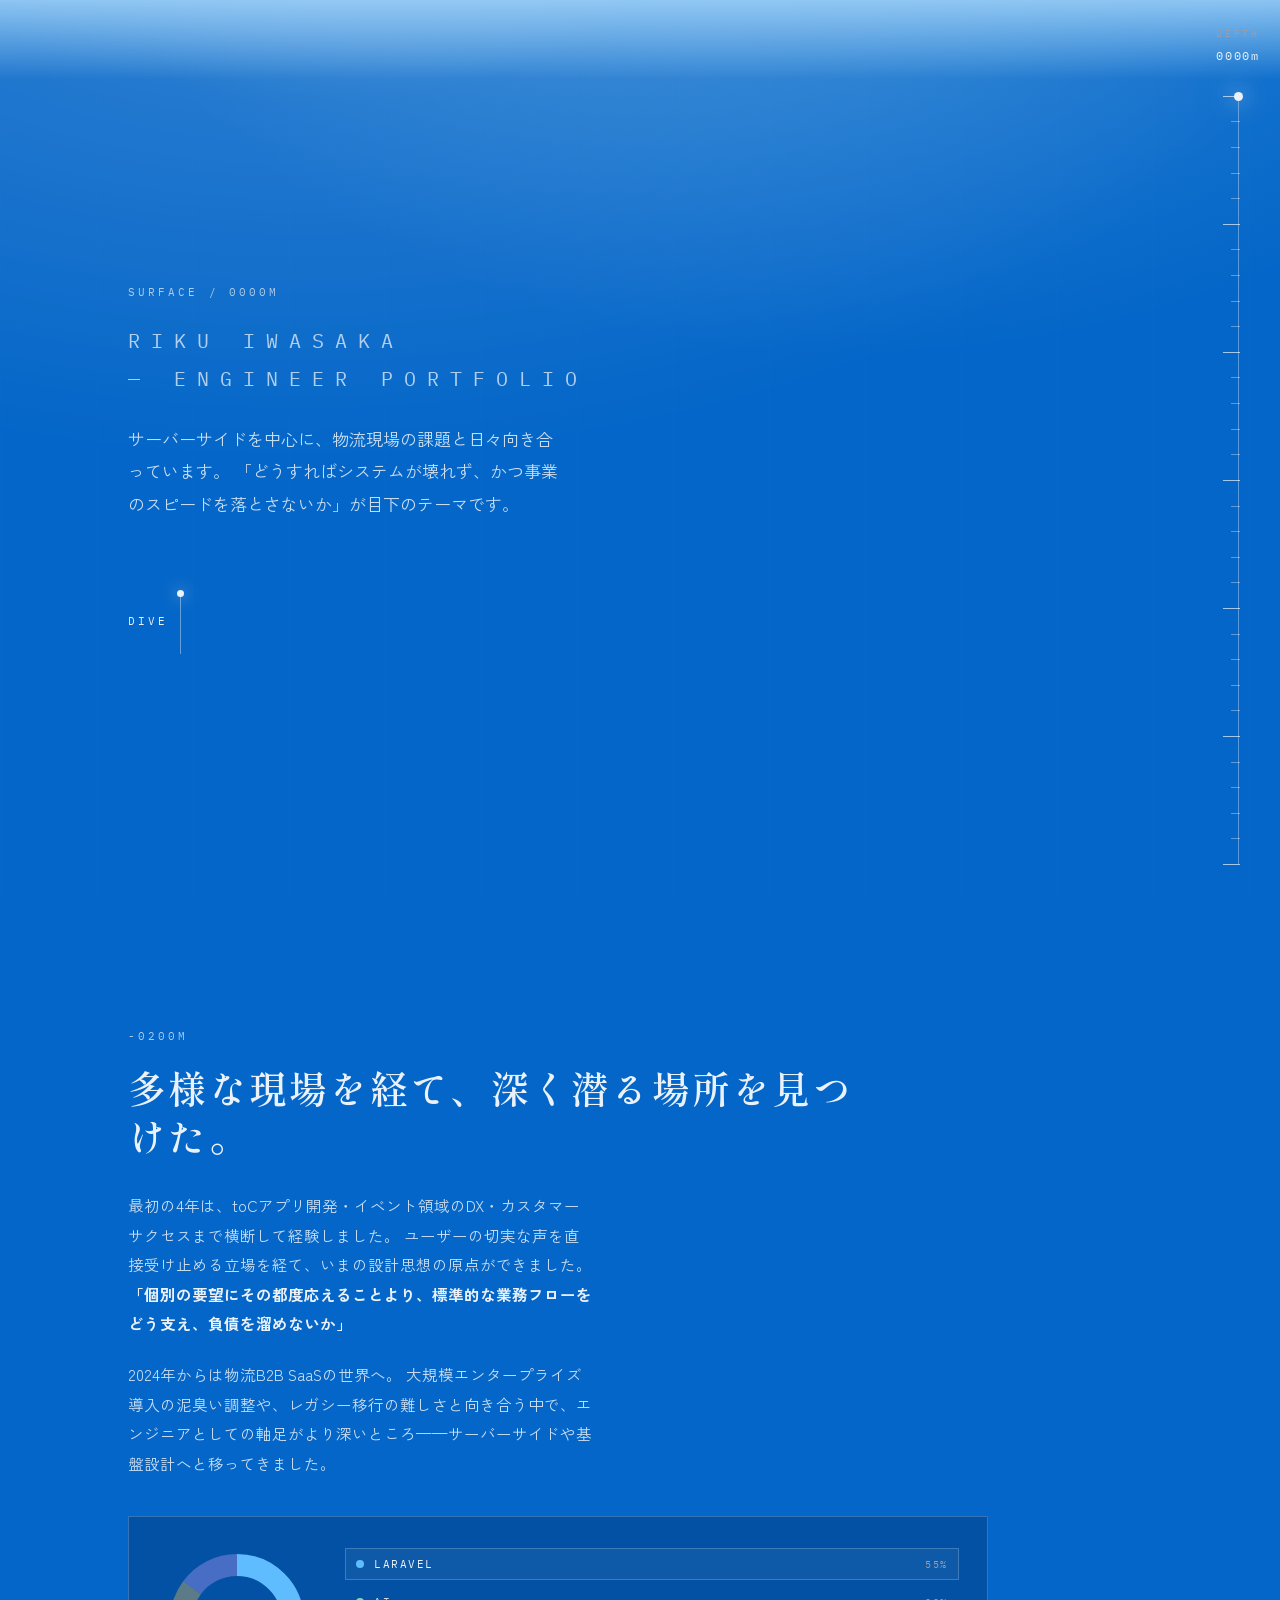
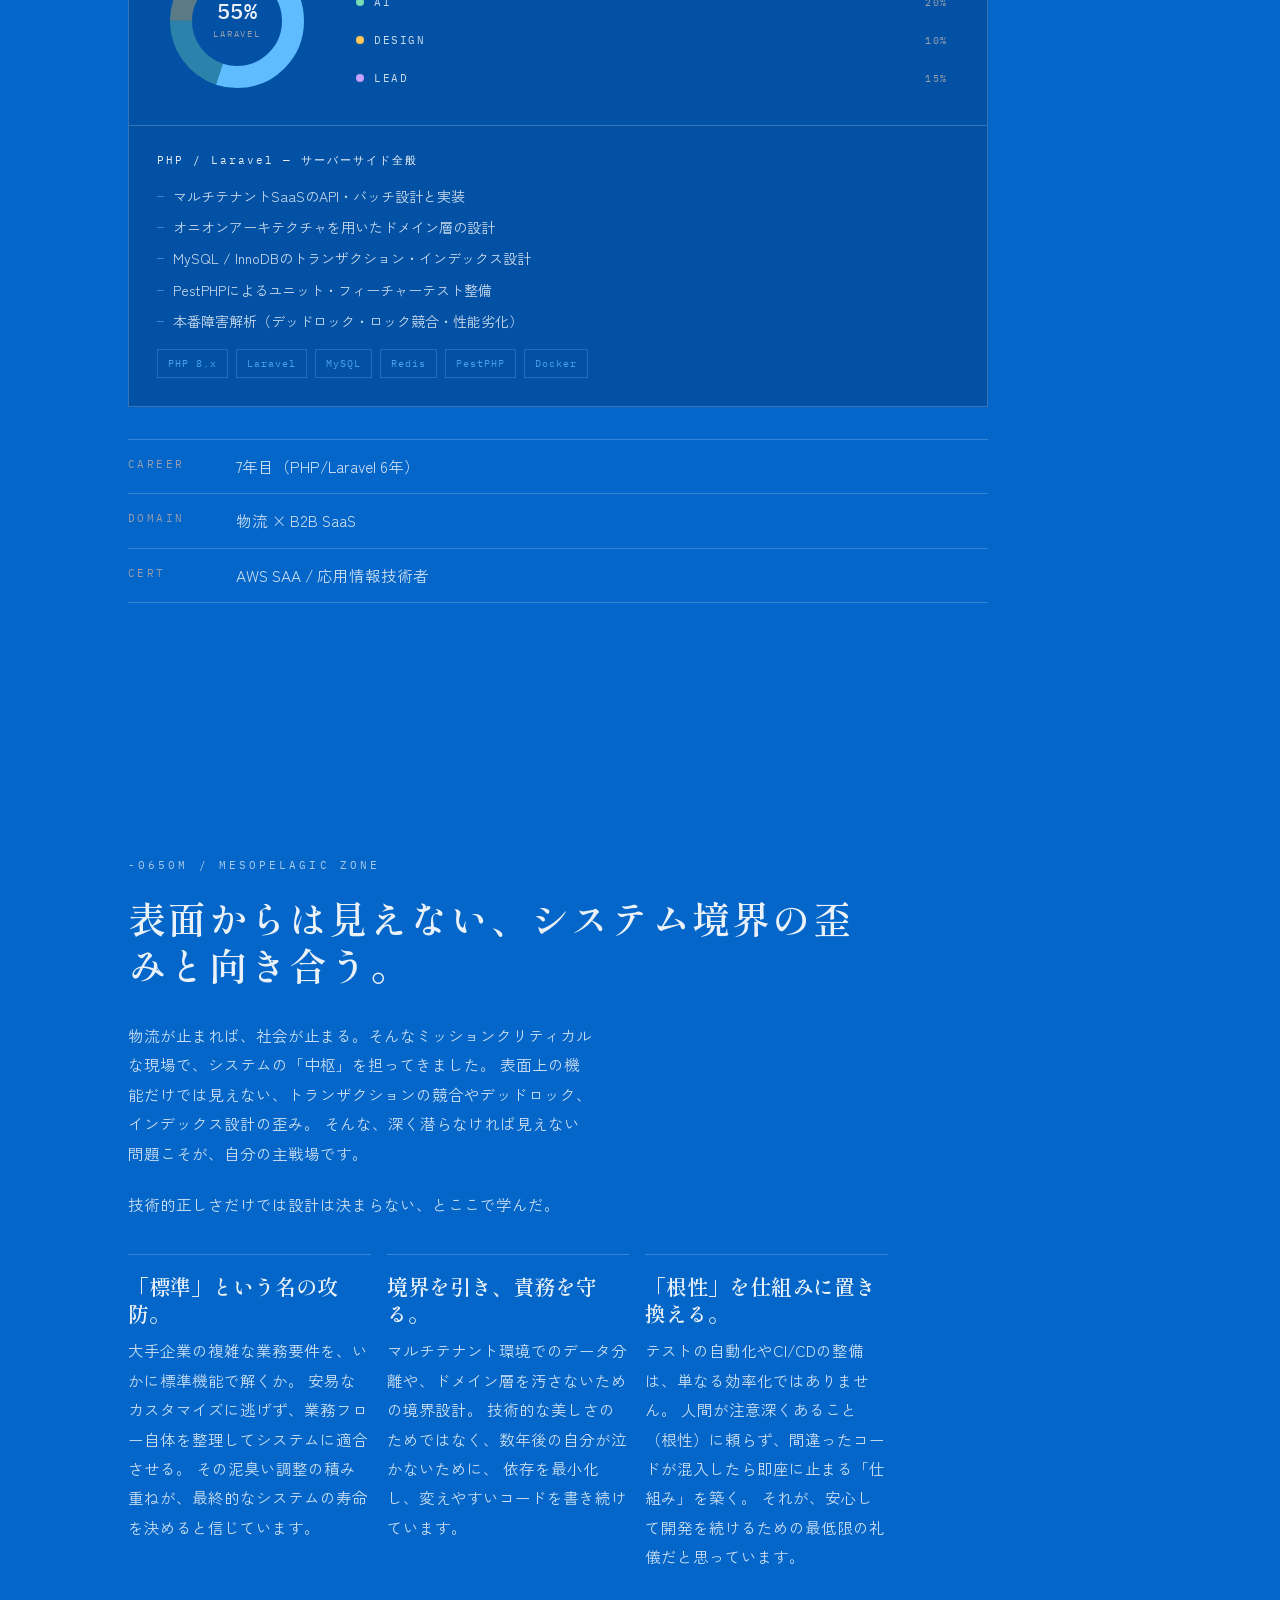
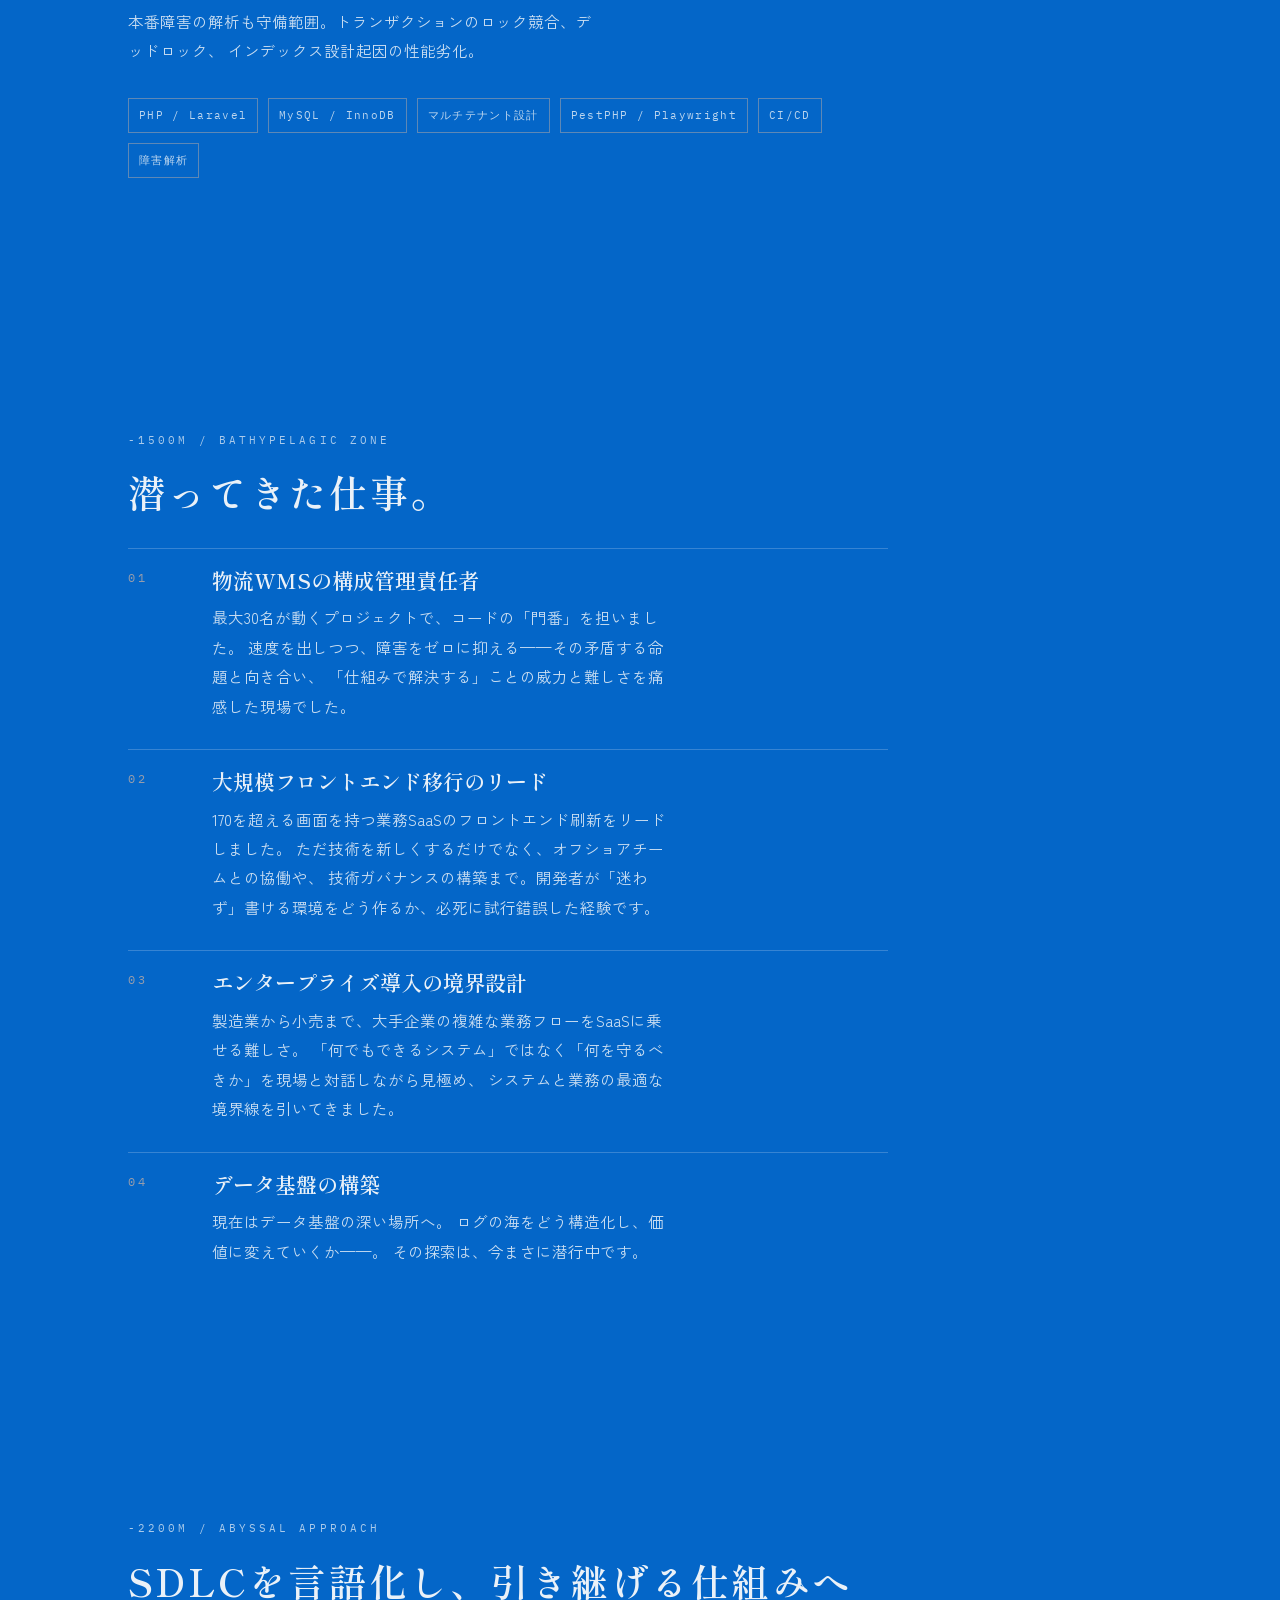
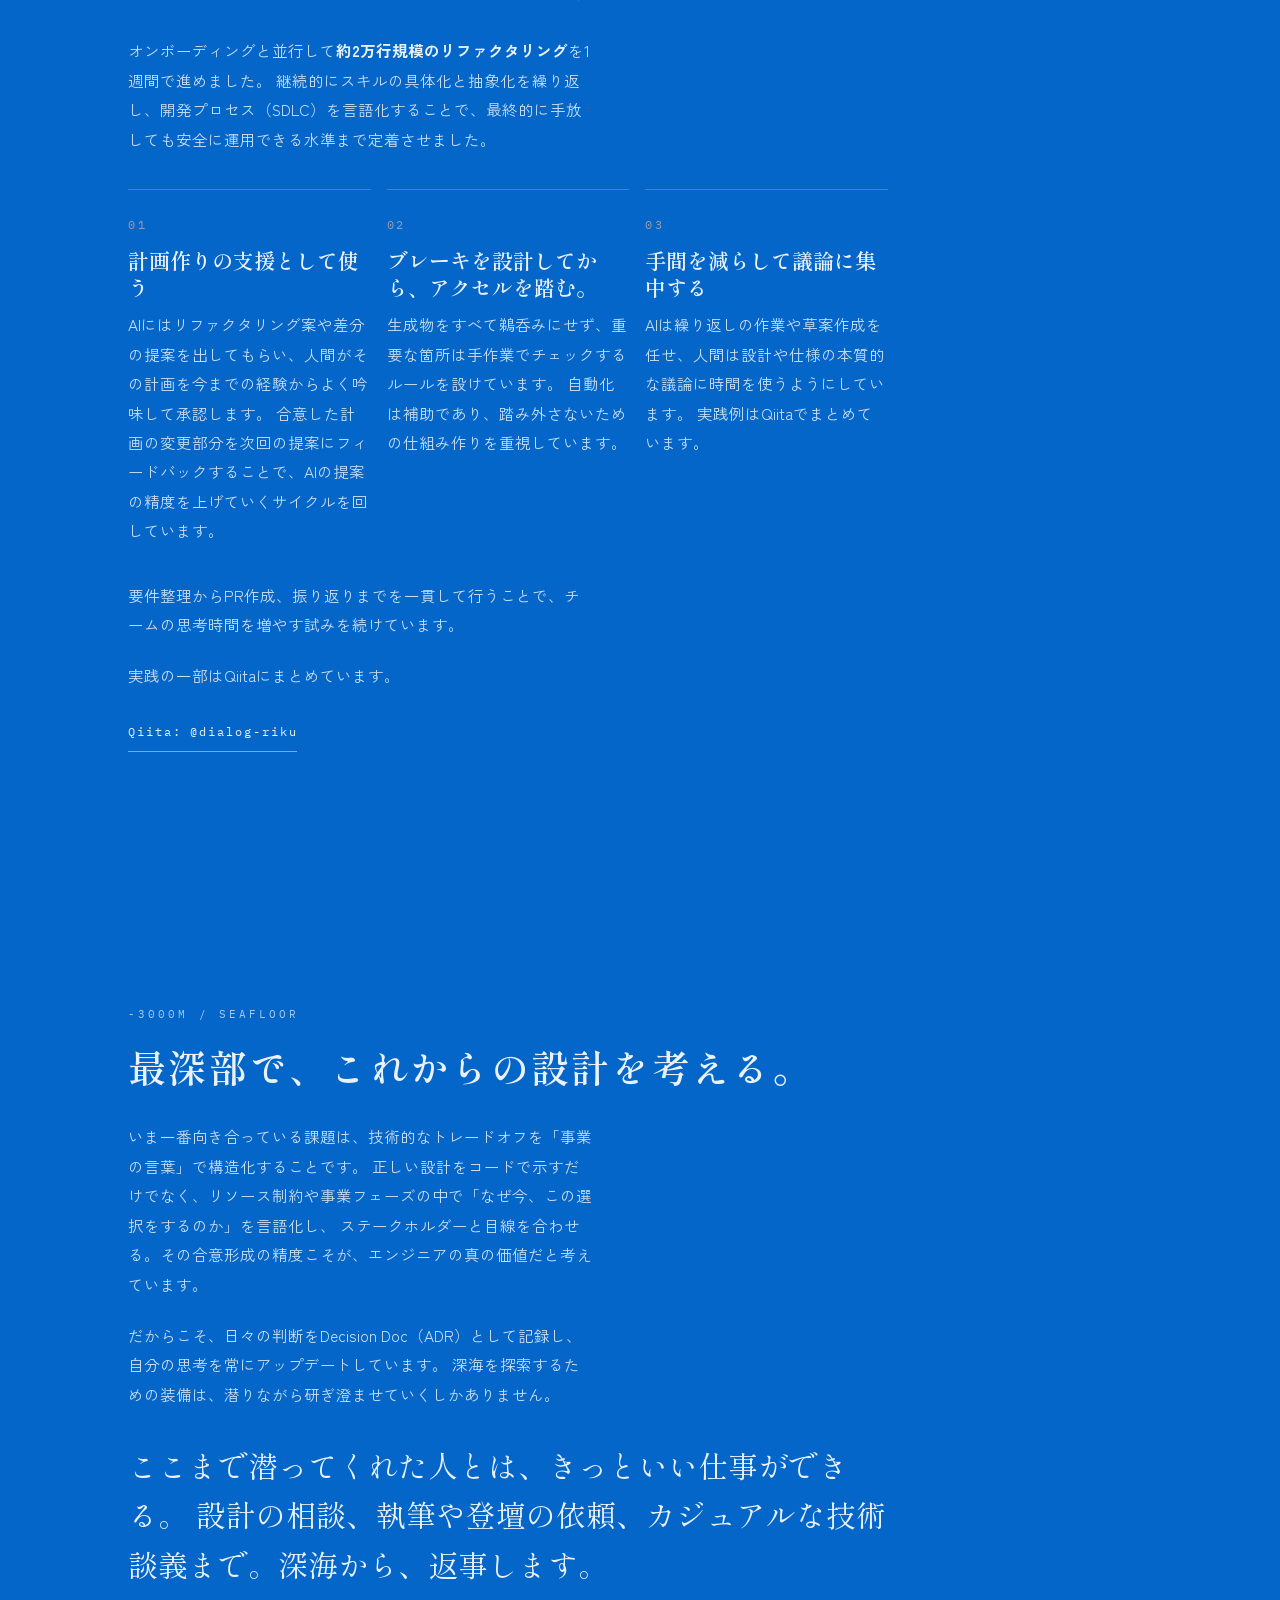
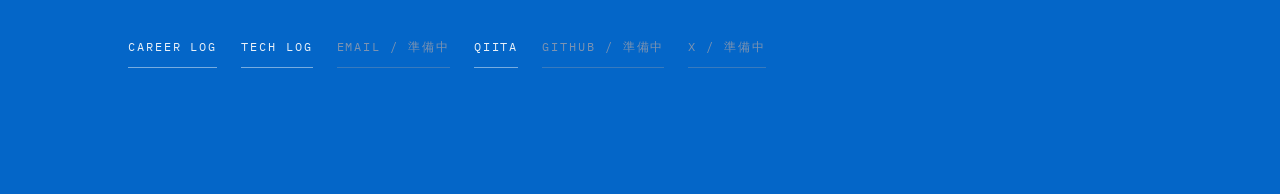
<file: index.html>
<!doctype html>
<html lang="ja">
  <head>
    <!-- Google Tag Manager -->
    <script>(function(w,d,s,l,i){w[l]=w[l]||[];w[l].push({'gtm.start':
    new Date().getTime(),event:'gtm.js'});var f=d.getElementsByTagName(s)[0],
    j=d.createElement(s),dl=l!='dataLayer'?'&l='+l:'';j.async=true;j.src=
    'https://www.googletagmanager.com/gtm.js?id='+i+dl;f.parentNode.insertBefore(j,f);
    })(window,document,'script','dataLayer','GTM-K39FHRSS');</script>
    <!-- End Google Tag Manager -->
    <meta charset="utf-8">
    <meta name="viewport" content="width=device-width, initial-scale=1">
    <meta
      name="description"
      content="陸駆のポートフォリオ。物流B2B SaaS、サーバーサイド設計、AI駆動開発について。"
    >
    <link rel="icon" href="img/favicon.ico">
    <title>陸駆 Portfolio</title>
    <link rel="preconnect" href="https://fonts.googleapis.com">
    <link rel="preconnect" href="https://fonts.gstatic.com" crossorigin>
    <link
      href="https://fonts.googleapis.com/css2?family=IBM+Plex+Mono:wght@400;500&family=Shippori+Mincho:wght@500;600;800&family=Zen+Kaku+Gothic+New:wght@400;500;700&display=swap"
      rel="stylesheet"
    >
    <link rel="stylesheet" href="./style/styles.css?v=sky">
  </head>
  <body>
    <!-- Google Tag Manager (noscript) -->
    <noscript><iframe src="https://www.googletagmanager.com/ns.html?id=GTM-K39FHRSS"
    height="0" width="0" style="display:none;visibility:hidden"></iframe></noscript>
    <!-- End Google Tag Manager (noscript) -->
    <canvas id="marine-snow" aria-hidden="true"></canvas>
    <div class="sun-rays" aria-hidden="true"></div>

    <aside class="dive-meter" aria-label="現在の深度">
      <div class="meter-readout">
        <span class="meter-label">DEPTH</span>
        <span id="depth-value">0000m</span>
      </div>
      <div class="meter-track" aria-hidden="true">
        <div class="meter-ticks"></div>
        <div id="depth-marker" class="depth-marker"></div>
      </div>
    </aside>

    <main>
      <section class="section sky" id="sky" data-depth="-120" aria-labelledby="sky-title">
        <div class="content sky-content reveal">
          <p class="kicker">SKY / ↑0120M</p>
          <h2 id="sky-title">潜る前に、少しだけ視界を広げる。</h2>
          <p class="sky-lead">
            深く潜るほど、周囲は見えにくくなる。
            焦って飛び込むと、たいてい足元をすくわれる。
            だから、潜水直前にいつも自分に言い聞かせている「約束事」がいくつかある。
          </p>
          <div class="sky-principles" aria-label="潜水前の約束事">
            <article>
              <span>WORK</span>
              <h3>手を動かすより、先に「やらないこと」を決める。</h3>
              <p>
                コードを書き始めれば、それなりに形にはなる。でも、本当にそれが今の最適解なのか？
                後で負債を返済するコストを想像して、あえてその場で手を止める判断。
                それが、結局は一番の近道だと何度も思い知らされた。
              </p>
            </article>
            <article>
              <span>AI</span>
              <h3>AIは道具。使いどころと止めどきを自分で決める。</h3>
              <p>
                AIは便利だが、判断基準や停止条件を自分で設計して使う。ツール任せにせず、
                手戻りを避けるためのルールとチェックを組み込むようにしている。
              </p>
            </article>
            <article>
              <span>TEAM</span>
              <h3>コードだけを語るエンジニアにはならない。</h3>
              <p>
                技術的に「正しい」だけでは、現場は動かない。
                事業の人たちが抱えている切実な課題、彼らの言葉を丁寧に拾い上げ、
                技術という解決策にどう翻訳できるか。そこをサボったら、設計はただの独りよがりになる。
              </p>
            </article>
          </div>
          <p class="sky-note">ここは、見つけた人だけの余白です。</p>
        </div>
      </section>

      <section class="section hero" id="surface" data-depth="0" aria-labelledby="hero-title">
        <div class="content hero-content reveal">
          <p class="kicker">SURFACE / 0000M</p>
          <p class="hero-sub">RIKU IWASAKA <br>— ENGINEER PORTFOLIO</p>
          <p class="lead">
            サーバーサイドを中心に、物流現場の課題と日々向き合っています。
            「どうすればシステムが壊れず、かつ事業のスピードを落とさないか」が目下のテーマです。
          </p>
          <a class="dive-cue" href="#about" aria-label="Aboutへ進む">
            <span>DIVE</span>
            <i aria-hidden="true"></i>
          </a>
        </div>
      </section>

      <section class="section" id="about" data-depth="200" aria-labelledby="about-title">
        <div class="content about-content reveal">
          <p class="depth-tag">-0200M</p>
          <h2 id="about-title">多様な現場を経て、深く潜る場所を見つけた。</h2>
          <p>
            最初の4年は、toCアプリ開発・イベント領域のDX・カスタマーサクセスまで横断して経験しました。
            ユーザーの切実な声を直接受け止める立場を経て、いまの設計思想の原点ができました。
            <strong>「個別の要望にその都度応えることより、標準的な業務フローをどう支え、負債を溜めないか」</strong>
          </p>
          <p>
            2024年からは物流B2B SaaSの世界へ。
            大規模エンタープライズ導入の泥臭い調整や、レガシー移行の難しさと向き合う中で、エンジニアとしての軸足がより深いところ——サーバーサイドや基盤設計へと移ってきました。
          </p>

          <div class="instrument-panel" aria-label="専門領域">

            <div class="gauges" role="tablist" aria-label="専門領域を選択">
              <div class="donut-wrap">
                <svg class="donut-chart" viewBox="0 0 160 160" aria-hidden="true">
                  <!-- LARAVEL 55% -->
                  <circle class="donut-seg" data-panel="laravel" cx="80" cy="80" r="56" data-value="55" data-offset="0"/>
                  <!-- AI 20% -->
                  <circle class="donut-seg" data-panel="ai" cx="80" cy="80" r="56" data-value="20" data-offset="55"/>
                  <!-- DESIGN 10% -->
                  <circle class="donut-seg" data-panel="design" cx="80" cy="80" r="56" data-value="10" data-offset="75"/>
                  <!-- LEAD 15% -->
                  <circle class="donut-seg" data-panel="lead" cx="80" cy="80" r="56" data-value="15" data-offset="85"/>
                </svg>
                <div class="donut-center" aria-live="polite">
                  <span class="donut-pct">55%</span>
                  <span class="donut-name">LARAVEL</span>
                </div>
              </div>
              <div class="donut-legend">
                <button class="legend-item is-active" data-panel="laravel" role="tab" aria-selected="true"  aria-controls="panel-laravel"><span class="legend-dot" style="--c:0"></span>LARAVEL<span class="legend-pct">55%</span></button>
                <button class="legend-item"            data-panel="ai"      role="tab" aria-selected="false" aria-controls="panel-ai">     <span class="legend-dot" style="--c:1"></span>AI<span class="legend-pct">20%</span></button>
                <button class="legend-item"            data-panel="design"  role="tab" aria-selected="false" aria-controls="panel-design">  <span class="legend-dot" style="--c:2"></span>DESIGN<span class="legend-pct">10%</span></button>
                <button class="legend-item"            data-panel="lead"    role="tab" aria-selected="false" aria-controls="panel-lead">    <span class="legend-dot" style="--c:3"></span>LEAD<span class="legend-pct">15%</span></button>
              </div>
            </div>

            <div class="gauge-panels">

              <div id="panel-laravel" class="gauge-panel is-active" role="tabpanel">
                <p class="gauge-panel-title">PHP / Laravel — サーバーサイド全般</p>
                <ul class="gauge-panel-list">
                  <li>マルチテナントSaaSのAPI・バッチ設計と実装</li>
                  <li>オニオンアーキテクチャを用いたドメイン層の設計</li>
                  <li>MySQL / InnoDBのトランザクション・インデックス設計</li>
                  <li>PestPHPによるユニット・フィーチャーテスト整備</li>
                  <li>本番障害解析（デッドロック・ロック競合・性能劣化）</li>
                </ul>
                <ul class="gauge-panel-chips">
                  <li>PHP 8.x</li><li>Laravel</li><li>MySQL</li><li>Redis</li><li>PestPHP</li><li>Docker</li>
                </ul>
              </div>

              <div id="panel-ai" class="gauge-panel" role="tabpanel" hidden>
                <p class="gauge-panel-title">AI活用 — 支援と仕組み化</p>
                <ul class="gauge-panel-list">
                  <li>AIを本格的に使った大規模リファクタリングの実務経験</li>
                  <li>社内で再利用できるエージェントスキルの作成と運用設計</li>
                  <li>実装からPR作成までの一部自動化パイプラインの整備</li>
                  <li>開発プロセス（SDLC）の言語化とツール化による引き継ぎ性向上</li>
                  <li>実践知の共有と社内展開への関与</li>
                </ul>
                <ul class="gauge-panel-chips">
                  <li>Kiro</li><li>Claude</li><li>GitHub Actions</li><li>Prompt Engineering</li>
                </ul>
              </div>

              <div id="panel-design" class="gauge-panel" role="tabpanel" hidden>
                <p class="gauge-panel-title">システム設計 — 構造と境界を引く</p>
                <ul class="gauge-panel-list">
                  <li>Fit to Standard を軸とした導入設計</li>
                  <li>マルチテナントのテナント分離・権限モデル設計</li>
                  <li>AngularJS → React / Next.js の移行戦略設計</li>
                  <li>Decision Docによる意思決定の構造化と合意形成</li>
                </ul>
                <ul class="gauge-panel-chips">
                  <li>オニオンアーキテクチャ</li><li>DDD</li><li>ADR</li><li>Next.js</li>
                </ul>
              </div>

              <div id="panel-lead" class="gauge-panel" role="tabpanel" hidden>
                <p class="gauge-panel-title">テックリード — 仕組みで品質を担保する</p>
                <ul class="gauge-panel-list">
                  <li>最大30名規模プロジェクトの構成管理責任者</li>
                  <li>7ヶ月400デプロイ・重大障害ゼロの運用設計</li>
                  <li>CI/CDパイプラインの高度化とレビュープロセス設計</li>
                  <li>オフショアチームへの技術移譲とガバナンス構築</li>
                  <li>トレードオフのビジネス言語化とステークホルダー合意</li>
                </ul>
                <ul class="gauge-panel-chips">
                  <li>GitHub Actions</li><li>Playwright</li><li>モノレポ</li><li>技術戦略</li>
                </ul>
              </div>

            </div>
          </div>

          <dl class="facts" aria-label="基本情報">
            <div><dt>CAREER</dt><dd>7年目（PHP/Laravel 6年）</dd></div>
            <div><dt>DOMAIN</dt><dd>物流 × B2B SaaS</dd></div>
            <div><dt>CERT</dt><dd>AWS SAA / 応用情報技術者</dd></div>
          </dl>
        </div>
      </section>

      <section class="section" id="server-side" data-depth="650" aria-labelledby="server-title">
        <div class="content reveal">
          <p class="depth-tag">-0650M / MESOPELAGIC ZONE</p>
          <h2 id="server-title">表面からは見えない、システム境界の歪みと向き合う。</h2>
          <p>
            物流が止まれば、社会が止まる。そんなミッションクリティカルな現場で、システムの「中枢」を担ってきました。
            表面上の機能だけでは見えない、トランザクションの競合やデッドロック、インデックス設計の歪み。
            そんな、深く潜らなければ見えない問題こそが、自分の主戦場です。
          </p>
          <p>
            技術的正しさだけでは設計は決まらない、とここで学んだ。
          </p>

          <div class="thought-grid">
            <article>
              <h3>「標準」という名の攻防。</h3>
              <p>
                大手企業の複雑な業務要件を、いかに標準機能で解くか。
                安易なカスタマイズに逃げず、業務フロー自体を整理してシステムに適合させる。
                その泥臭い調整の積み重ねが、最終的なシステムの寿命を決めると信じています。
              </p>
            </article>
            <article>
              <h3>境界を引き、責務を守る。</h3>
              <p>
                マルチテナント環境でのデータ分離や、ドメイン層を汚さないための境界設計。
                技術的な美しさのためではなく、数年後の自分が泣かないために、
                依存を最小化し、変えやすいコードを書き続けています。
              </p>
            </article>
            <article>
              <h3>「根性」を仕組みに置き換える。</h3>
              <p>
                テストの自動化やCI/CDの整備は、単なる効率化ではありません。
                人間が注意深くあること（根性）に頼らず、間違ったコードが混入したら即座に止まる「仕組み」を築く。
                それが、安心して開発を続けるための最低限の礼儀だと思っています。
              </p>
            </article>
          </div>

          <p>
            本番障害の解析も守備範囲。トランザクションのロック競合、デッドロック、
            インデックス設計起因の性能劣化。
          </p>

          <ul class="chips" aria-label="技術領域">
            <li>PHP / Laravel</li>
            <li>MySQL / InnoDB</li>
            <li>マルチテナント設計</li>
            <li>PestPHP / Playwright</li>
            <li>CI/CD</li>
            <li>障害解析</li>
          </ul>
        </div>
      </section>

      <section class="section" id="works" data-depth="1500" aria-labelledby="works-title">
        <div class="content reveal">
          <p class="depth-tag">-1500M / BATHYPELAGIC ZONE</p>
          <h2 id="works-title">潜ってきた仕事。</h2>
          <div class="work-list">
            <article class="work-item">
              <p class="work-index">01</p>
              <h3>物流WMSの構成管理責任者</h3>
              <p>
                最大30名が動くプロジェクトで、コードの「門番」を担いました。
                速度を出しつつ、障害をゼロに抑える——その矛盾する命題と向き合い、
                「仕組みで解決する」ことの威力と難しさを痛感した現場でした。
              </p>
            </article>
            <article class="work-item">
              <p class="work-index">02</p>
              <h3>大規模フロントエンド移行のリード</h3>
              <p>
                170を超える画面を持つ業務SaaSのフロントエンド刷新をリードしました。
                ただ技術を新しくするだけでなく、オフショアチームとの協働や、
                技術ガバナンスの構築まで。開発者が「迷わず」書ける環境をどう作るか、必死に試行錯誤した経験です。
              </p>
            </article>
            <article class="work-item">
              <p class="work-index">03</p>
              <h3>エンタープライズ導入の境界設計</h3>
              <p>
                製造業から小売まで、大手企業の複雑な業務フローをSaaSに乗せる難しさ。
                「何でもできるシステム」ではなく「何を守るべきか」を現場と対話しながら見極め、
                システムと業務の最適な境界線を引いてきました。
              </p>
            </article>
            <article class="work-item">
              <p class="work-index">04</p>
              <h3>データ基盤の構築</h3>
              <p>
                現在はデータ基盤の深い場所へ。
                ログの海をどう構造化し、価値に変えていくか——。
                その探索は、今まさに潜行中です。
              </p>
            </article>
          </div>
        </div>
      </section>

      <section class="section" id="ai-driven" data-depth="2200" aria-labelledby="ai-title">
        <div class="content reveal">
          <p class="depth-tag">-2200M / ABYSSAL APPROACH</p>
          <h2 id="ai-title">SDLCを言語化し、引き継げる仕組みへ</h2>
          <p>
            オンボーディングと並行して<strong>約2万行規模のリファクタリング</strong>を1週間で進めました。
            継続的にスキルの具体化と抽象化を繰り返し、開発プロセス（SDLC）を言語化することで、最終的に手放しても安全に運用できる水準まで定着させました。
          </p>
          <div class="ai-flow" aria-label="AI駆動開発の流れ">
            <article>
              <span>01</span>
              <h3>計画作りの支援として使う</h3>
              <p>
                AIにはリファクタリング案や差分の提案を出してもらい、人間がその計画を今までの経験からよく吟味して承認します。
                合意した計画の変更部分を次回の提案にフィードバックすることで、AIの提案の精度を上げていくサイクルを回しています。
              </p>
            </article>
            <article>
              <span>02</span>
              <h3>ブレーキを設計してから、アクセルを踏む。</h3>
              <p>
                生成物をすべて鵜呑みにせず、重要な箇所は手作業でチェックするルールを設けています。
                自動化は補助であり、踏み外さないための仕組み作りを重視しています。
              </p>
            </article>
            <article>
              <span>03</span>
              <h3>手間を減らして議論に集中する</h3>
              <p>
                AIは繰り返しの作業や草案作成を任せ、人間は設計や仕様の本質的な議論に時間を使うようにしています。
                実践例はQiitaでまとめています。
              </p>
            </article>
          </div>
          <p>
            要件整理からPR作成、振り返りまでを一貫して行うことで、チームの思考時間を増やす試みを続けています。
          </p>
          <p>
            実践の一部はQiitaにまとめています。
          </p>
          <a class="text-link" href="https://qiita.com/dialog-riku" target="_blank" rel="noreferrer">
            Qiita: @dialog-riku
          </a>
        </div>
      </section>

      <section class="section contact" id="contact" data-depth="3000" aria-labelledby="contact-title">
        <div class="content reveal">
          <p class="depth-tag">-3000M / SEAFLOOR</p>
          <h2 id="contact-title">最深部で、これからの設計を考える。</h2>
          <p>
            いま一番向き合っている課題は、技術的なトレードオフを「事業の言葉」で構造化することです。
            正しい設計をコードで示すだけでなく、リソース制約や事業フェーズの中で「なぜ今、この選択をするのか」を言語化し、
            ステークホルダーと目線を合わせる。その合意形成の精度こそが、エンジニアの真の価値だと考えています。
          </p>
          <p>
            だからこそ、日々の判断をDecision Doc（ADR）として記録し、自分の思考を常にアップデートしています。
            深海を探索するための装備は、潜りながら研ぎ澄ませていくしかありません。
          </p>
          <p class="closing">
            ここまで潜ってくれた人とは、きっといい仕事ができる。
            設計の相談、執筆や登壇の依頼、カジュアルな技術談義まで。深海から、返事します。
          </p>
          <nav class="links" aria-label="連絡先リンク">
            <a href="./history.html">CAREER LOG</a>
            <a href="./blog.html">TECH LOG</a>
            <span aria-disabled="true">EMAIL / 準備中</span>
            <a href="https://qiita.com/dialog-riku" target="_blank" rel="noreferrer">QIITA</a>
            <span aria-disabled="true">GITHUB / 準備中</span>
            <span aria-disabled="true">X / 準備中</span>
          </nav>
        </div>
      </section>
    </main>

    <script src="./js/script.js?v=sky"></script>
  </body>
</html>
</file>
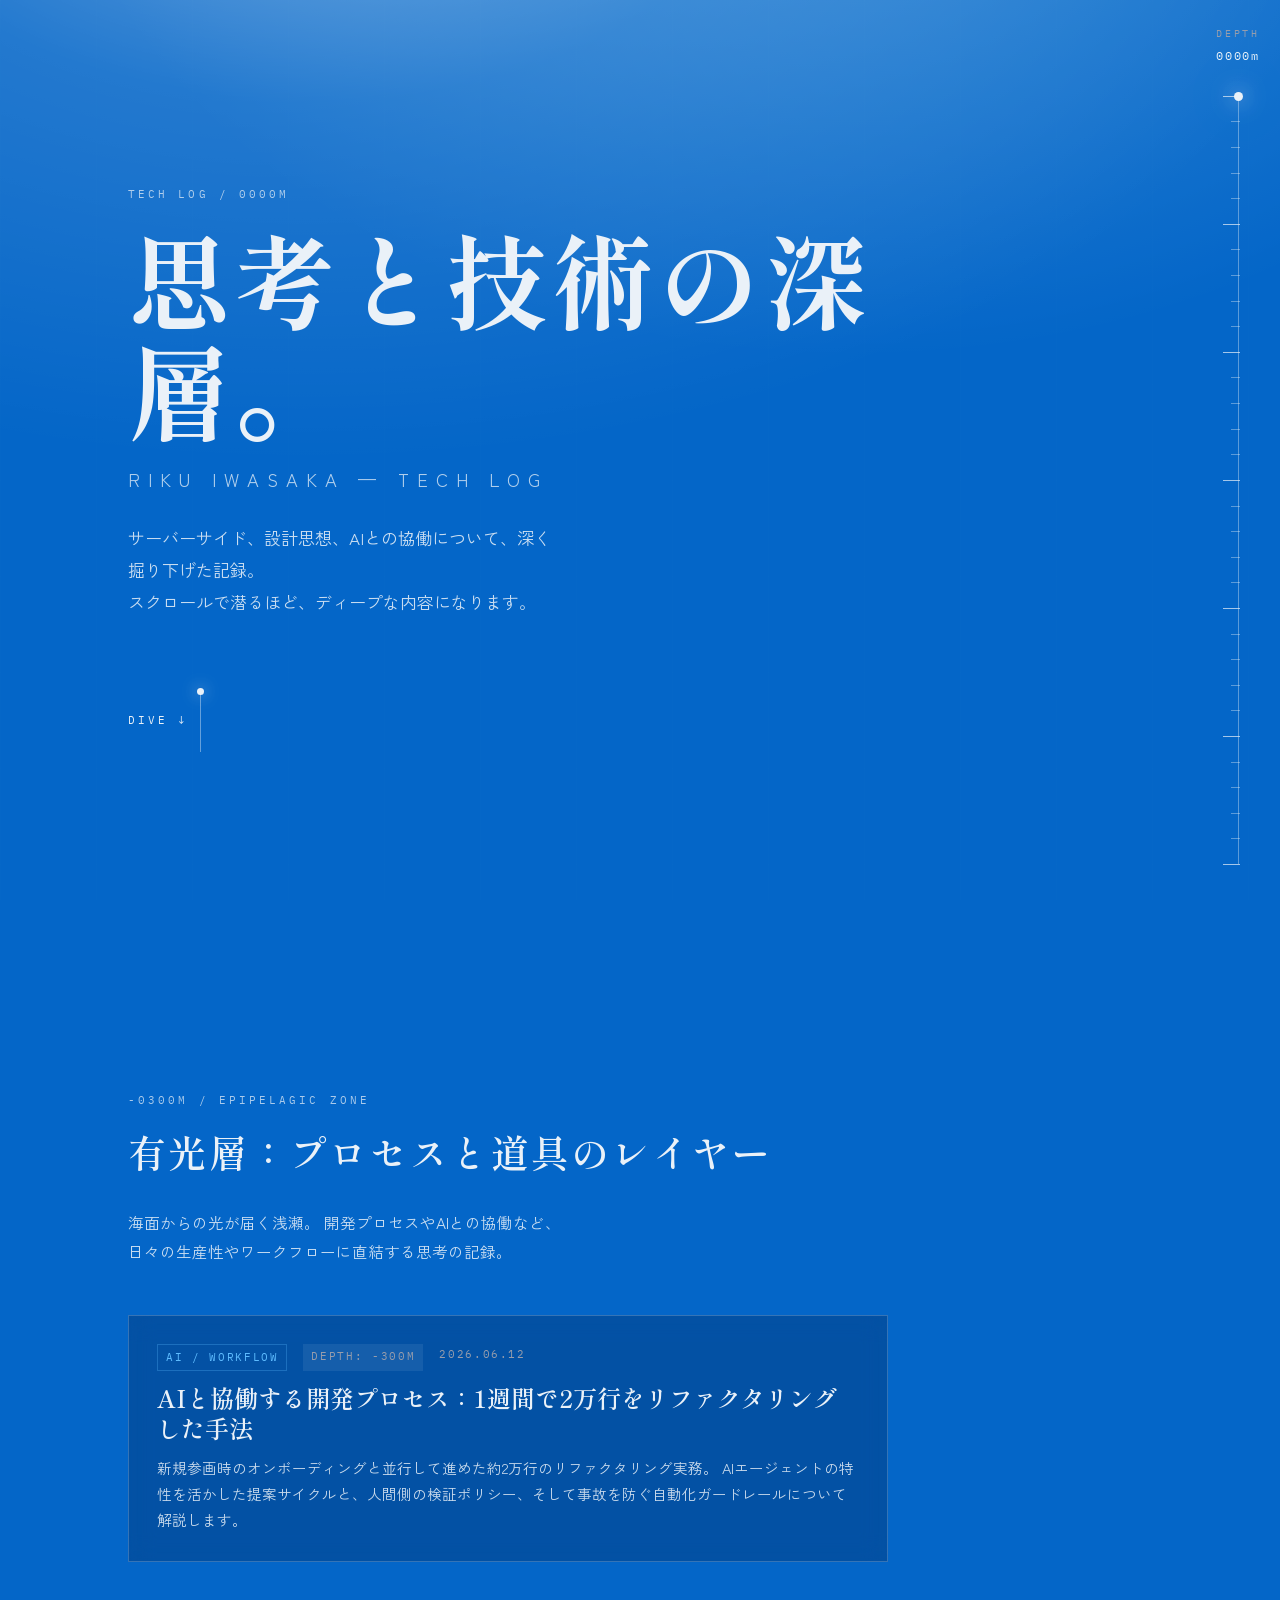
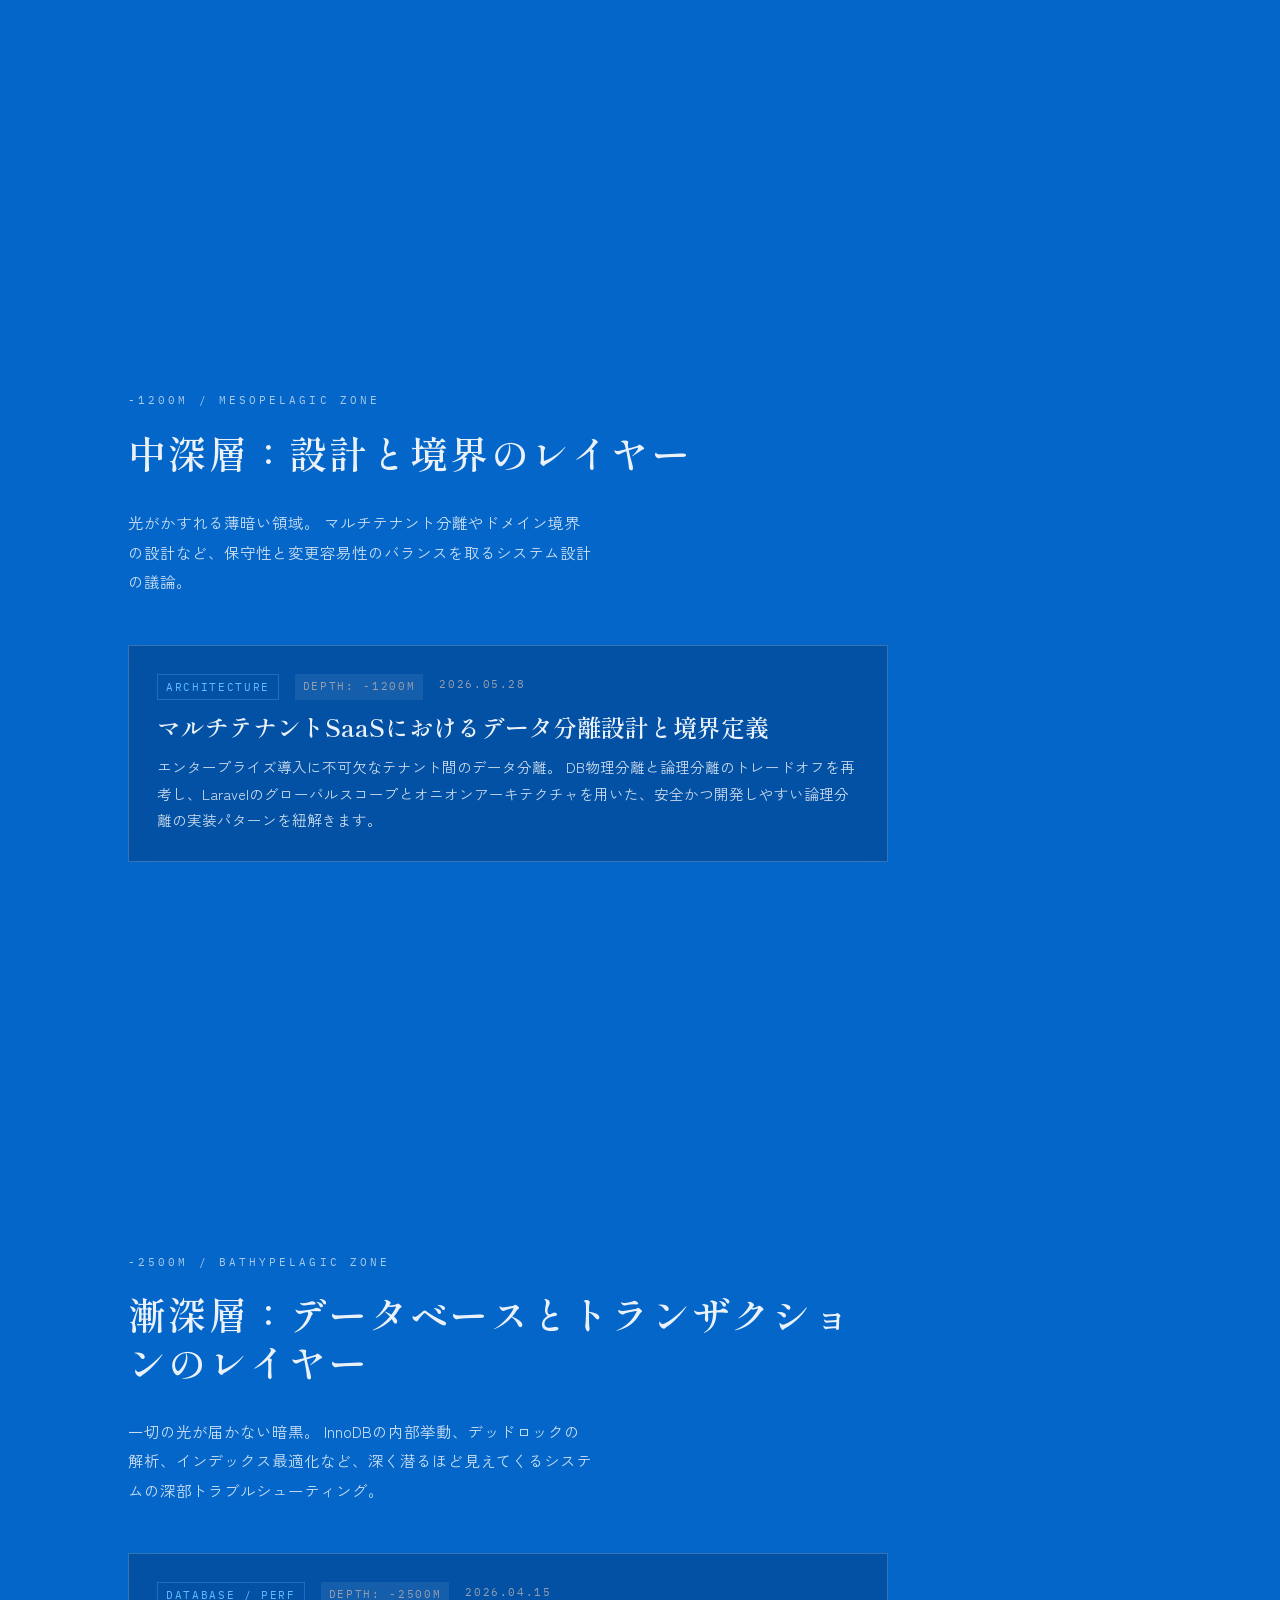
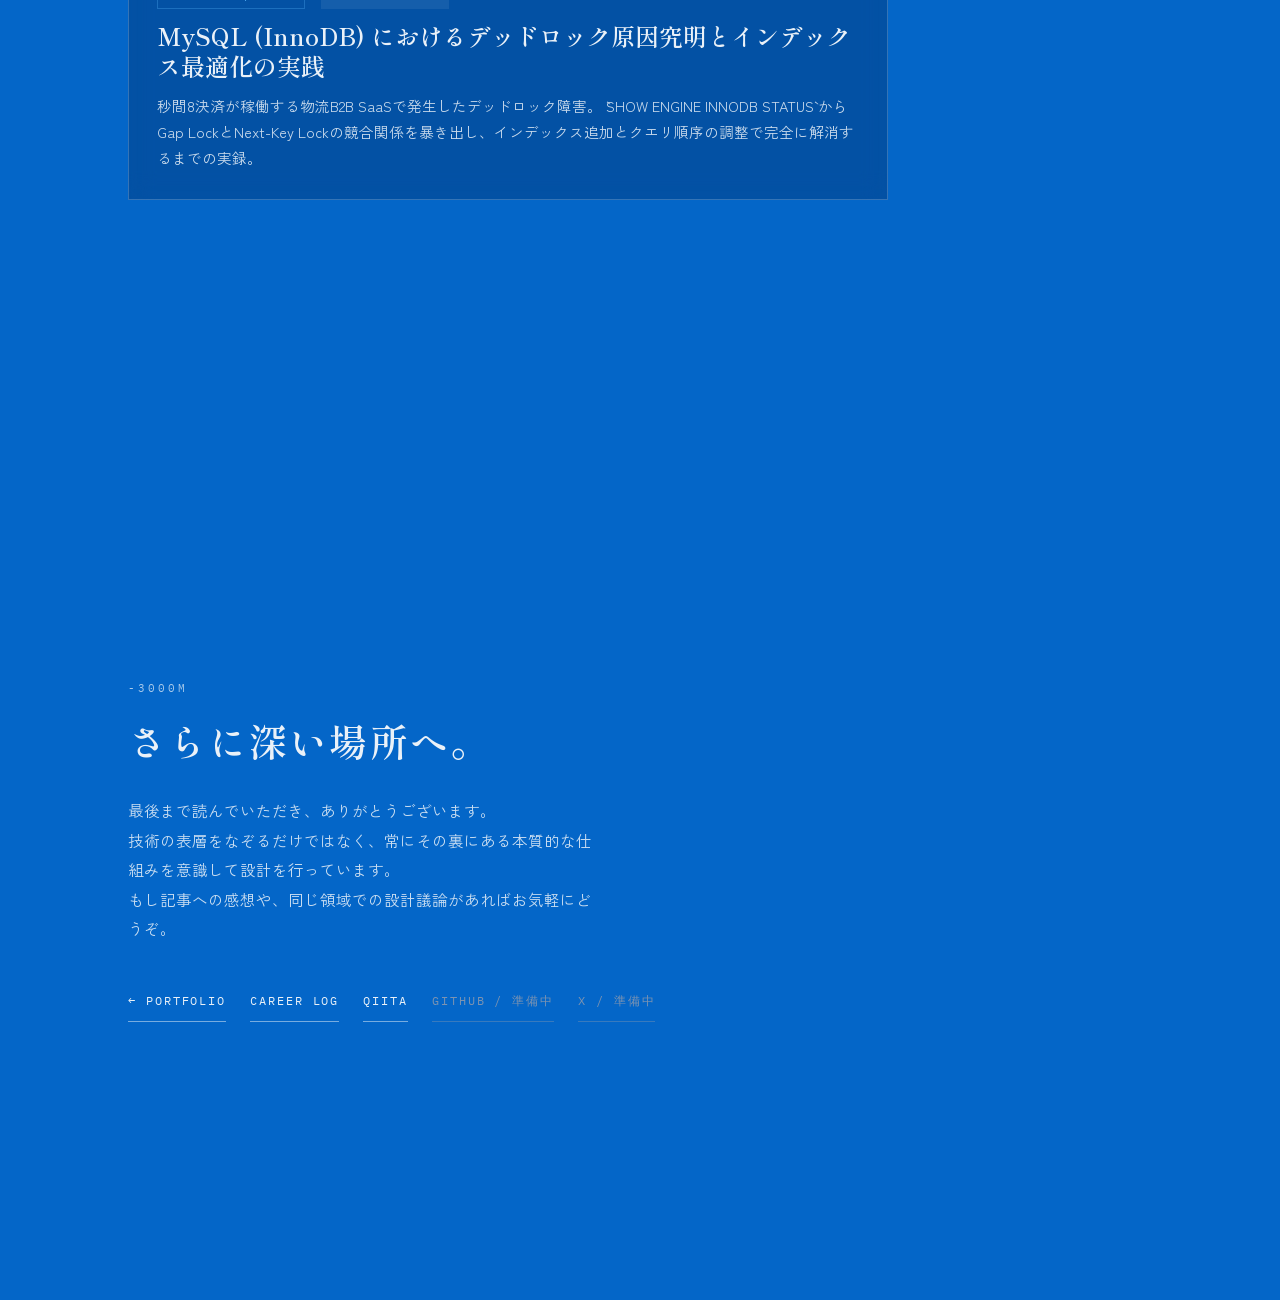
<file: blog.html>
<!doctype html>
<html lang="ja">
  <head>
    <!-- Google Tag Manager -->
    <script>(function(w,d,s,l,i){w[l]=w[l]||[];w[l].push({'gtm.start':
    new Date().getTime(),event:'gtm.js'});var f=d.getElementsByTagName(s)[0],
    j=d.createElement(s),dl=l!='dataLayer'?'&l='+l:'';j.async=true;j.src=
    'https://www.googletagmanager.com/gtm.js?id='+i+dl;f.parentNode.insertBefore(j,f);
    })(window,document,'script','dataLayer','GTM-K39FHRSS');</script>
    <!-- End Google Tag Manager -->
    <meta charset="utf-8">
    <meta name="viewport" content="width=device-width, initial-scale=1">
    <meta
      name="description"
      content="陸駆の技術ブログ。サーバーサイド設計、データベース最適化、AI駆動開発の実践記録。"
    >
    <link rel="icon" href="img/favicon.ico">
    <title>TECH LOG — 陸駆 Portfolio</title>
    <link rel="preconnect" href="https://fonts.googleapis.com">
    <link rel="preconnect" href="https://fonts.gstatic.com" crossorigin>
    <link
      href="https://fonts.googleapis.com/css2?family=IBM+Plex+Mono:wght@400;500&family=Shippori+Mincho:wght@500;600;800&family=Zen+Kaku+Gothic+New:wght@400;500;700&display=swap"
      rel="stylesheet"
    >
    <link rel="stylesheet" href="./style/styles.css?v=blog">
    <link rel="stylesheet" href="./style/blog.css?v=blog">
  </head>
  <body>
    <!-- Google Tag Manager (noscript) -->
    <noscript><iframe src="https://www.googletagmanager.com/ns.html?id=GTM-K39FHRSS"
    height="0" width="0" style="display:none;visibility:hidden"></iframe></noscript>
    <!-- End Google Tag Manager (noscript) -->
    <canvas id="marine-snow" aria-hidden="true"></canvas>
    <div class="sun-rays" aria-hidden="true"></div>

    <aside class="dive-meter" aria-label="現在の深度">
      <div class="meter-readout">
        <span class="meter-label">DEPTH</span>
        <span id="depth-value">0000m</span>
      </div>
      <div class="meter-track" aria-hidden="true">
        <div class="meter-ticks"></div>
        <div id="depth-marker" class="depth-marker"></div>
      </div>
    </aside>

    <main>

      <!-- ── Section 0: Hero ──────────────────────────────────────── -->
      <section class="section hero" id="surface" data-depth="0" aria-labelledby="blog-title">
        <div class="content hero-content reveal">
          <p class="kicker">TECH LOG / 0000M</p>
          <h1 id="blog-title">思考と技術の深層。</h1>
          <p class="blog-hero-sub">RIKU IWASAKA — TECH LOG</p>
          <p class="lead">
            サーバーサイド、設計思想、AIとの協働について、深く掘り下げた記録。<br>
            スクロールで潜るほど、ディープな内容になります。
          </p>
          <a class="dive-cue" href="#depth-shallow" aria-label="浅瀬へ進む">
            <span>DIVE ↓</span>
            <i aria-hidden="true"></i>
          </a>
        </div>
      </section>

      <!-- ── Section 1: Epipelagic (-300m) ────────────────────────── -->
      <section class="section" id="depth-shallow" data-depth="800" aria-labelledby="shallow-title">
        <div class="content reveal">
          <p class="depth-tag">-0300M / EPIPELAGIC ZONE</p>
          <h2 id="shallow-title">有光層：プロセスと道具のレイヤー</h2>
          <p>
            海面からの光が届く浅瀬。
            開発プロセスやAIとの協働など、日々の生産性やワークフローに直結する思考の記録。
          </p>

          <div class="blog-list">
            <a href="./blog/ai-driven-refactoring.html" class="blog-card">
              <div class="blog-card-meta">
                <span class="blog-card-tag">AI / WORKFLOW</span>
                <span class="blog-card-depth">DEPTH: -300M</span>
                <span>2026.06.12</span>
              </div>
              <h3>AIと協働する開発プロセス：1週間で2万行をリファクタリングした手法</h3>
              <p>
                新規参画時のオンボーディングと並行して進めた約2万行のリファクタリング実務。
                AIエージェントの特性を活かした提案サイクルと、人間側の検証ポリシー、そして事故を防ぐ自動化ガードレールについて解説します。
              </p>
            </a>
          </div>
        </div>
      </section>

      <!-- ── Section 2: Mesopelagic (-1200m) ───────────────────────── -->
      <section class="section" id="depth-mid" data-depth="1800" aria-labelledby="mid-title">
        <div class="content reveal">
          <p class="depth-tag">-1200M / MESOPELAGIC ZONE</p>
          <h2 id="mid-title">中深層：設計と境界のレイヤー</h2>
          <p>
            光がかすれる薄暗い領域。
            マルチテナント分離やドメイン境界の設計など、保守性と変更容易性のバランスを取るシステム設計の議論。
          </p>

          <div class="blog-list">
            <a href="./blog/multi-tenant-design.html" class="blog-card">
              <div class="blog-card-meta">
                <span class="blog-card-tag">ARCHITECTURE</span>
                <span class="blog-card-depth">DEPTH: -1200M</span>
                <span>2026.05.28</span>
              </div>
              <h3>マルチテナントSaaSにおけるデータ分離設計と境界定義</h3>
              <p>
                エンタープライズ導入に不可欠なテナント間のデータ分離。
                DB物理分離と論理分離のトレードオフを再考し、Laravelのグローバルスコープとオニオンアーキテクチャを用いた、安全かつ開発しやすい論理分離の実装パターンを紐解きます。
              </p>
            </a>
          </div>
        </div>
      </section>

      <!-- ── Section 3: Bathypelagic (-2500m) ──────────────────────── -->
      <section class="section" id="depth-deep" data-depth="2600" aria-labelledby="deep-title">
        <div class="content reveal">
          <p class="depth-tag">-2500M / BATHYPELAGIC ZONE</p>
          <h2 id="deep-title">漸深層：データベースとトランザクションのレイヤー</h2>
          <p>
            一切の光が届かない暗黒。
            InnoDBの内部挙動、デッドロックの解析、インデックス最適化など、深く潜るほど見えてくるシステムの深部トラブルシューティング。
          </p>

          <div class="blog-list">
            <a href="./blog/mysql-deadlock-optimization.html" class="blog-card">
              <div class="blog-card-meta">
                <span class="blog-card-tag">DATABASE / PERF</span>
                <span class="blog-card-depth">DEPTH: -2500M</span>
                <span>2026.04.15</span>
              </div>
              <h3>MySQL (InnoDB) におけるデッドロック原因究明とインデックス最適化の実践</h3>
              <p>
                秒間8決済が稼働する物流B2B SaaSで発生したデッドロック障害。
                `SHOW ENGINE INNODB STATUS` からGap LockとNext-Key Lockの競合関係を暴き出し、インデックス追加とクエリ順序の調整で完全に解消するまでの実録。
              </p>
            </a>
          </div>
        </div>
      </section>

      <!-- ── Footer: Navigation ───────────────────────────────────── -->
      <section class="section" id="contact-blog" data-depth="3000" aria-labelledby="contact-blog-title">
        <div class="content reveal">
          <p class="depth-tag">-3000M</p>
          <h2 id="contact-blog-title">さらに深い場所へ。</h2>
          <p>
            最後まで読んでいただき、ありがとうございます。<br>
            技術の表層をなぞるだけではなく、常にその裏にある本質的な仕組みを意識して設計を行っています。<br>
            もし記事への感想や、同じ領域での設計議論があればお気軽にどうぞ。
          </p>

          <nav class="links" aria-label="ページリンク">
            <a href="./index.html" class="back-link" aria-label="ポートフォリオトップへ戻る">← PORTFOLIO</a>
            <a href="./history.html">CAREER LOG</a>
            <a href="https://qiita.com/dialog-riku" target="_blank" rel="noreferrer">QIITA</a>
            <span aria-disabled="true">GITHUB / 準備中</span>
            <span aria-disabled="true">X / 準備中</span>
          </nav>
        </div>
      </section>

    </main>

    <script src="./js/script.js?v=blog"></script>
  </body>
</html>
</file>
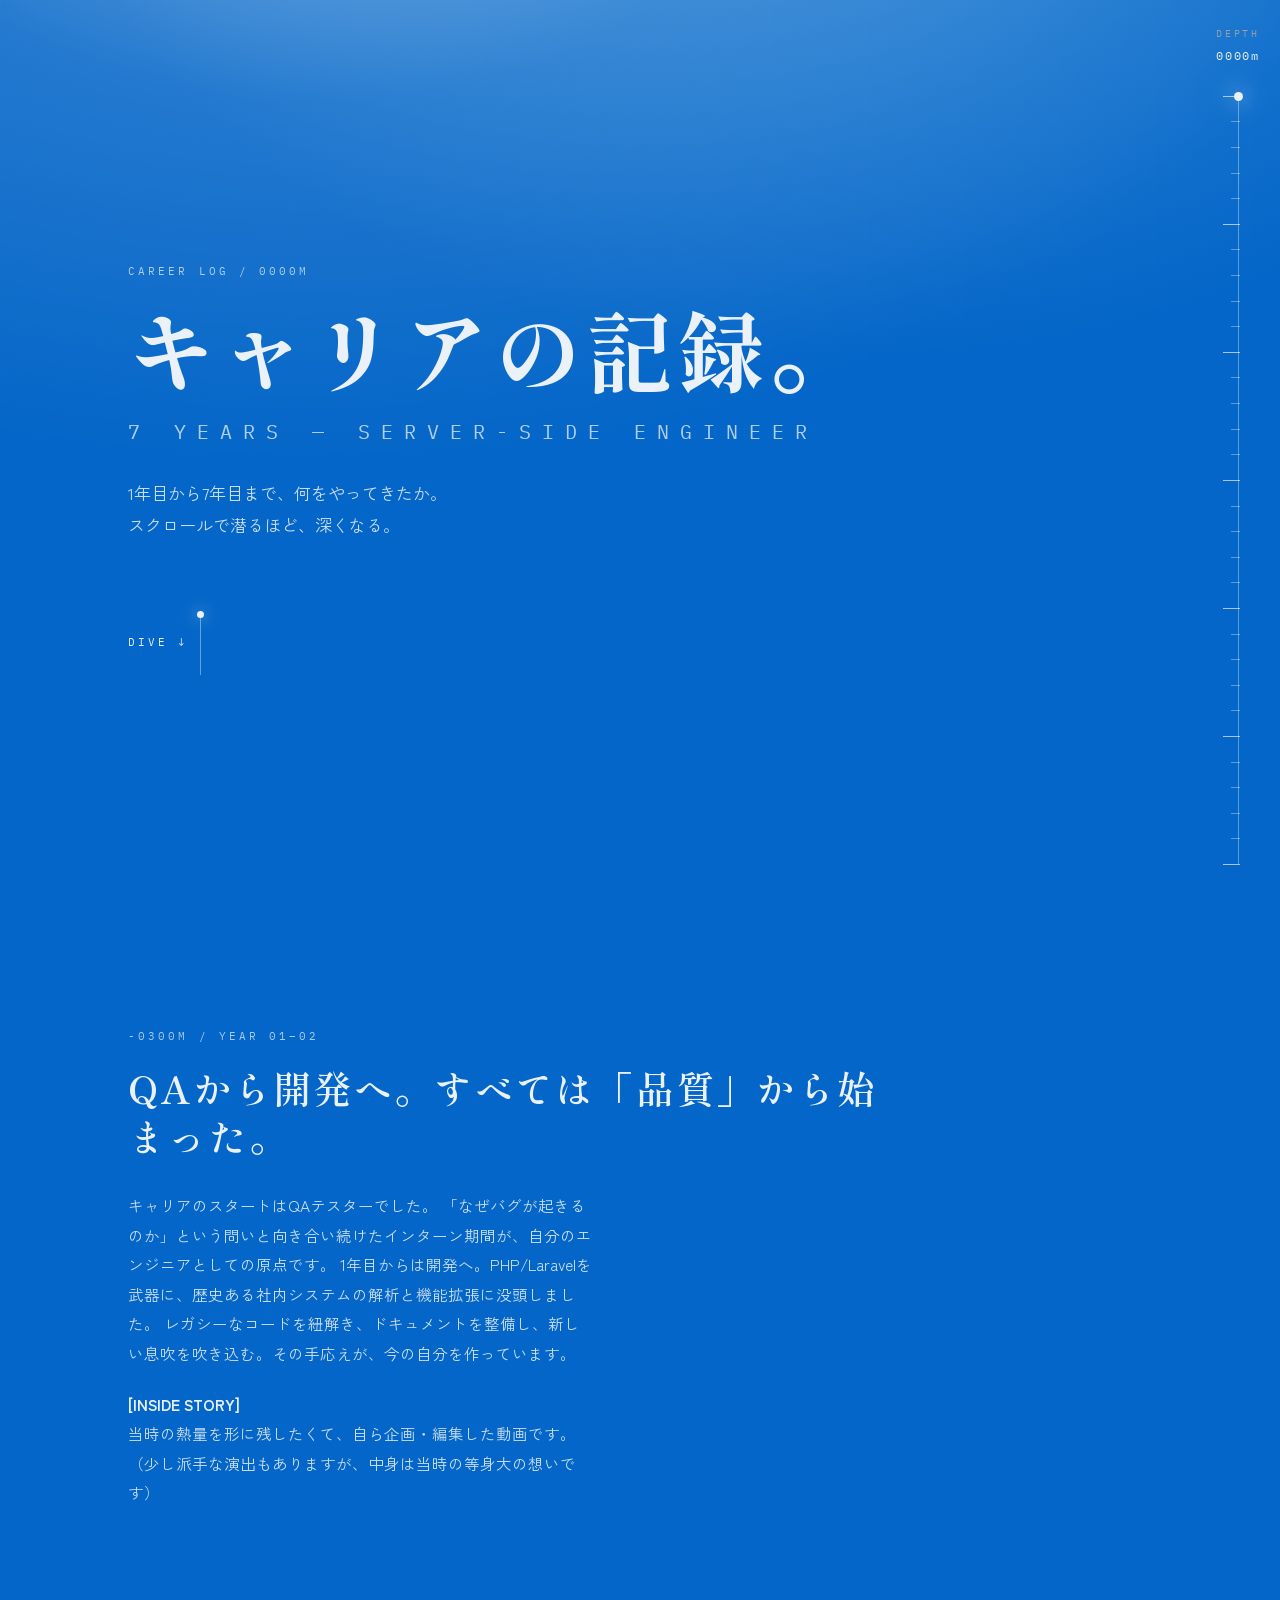
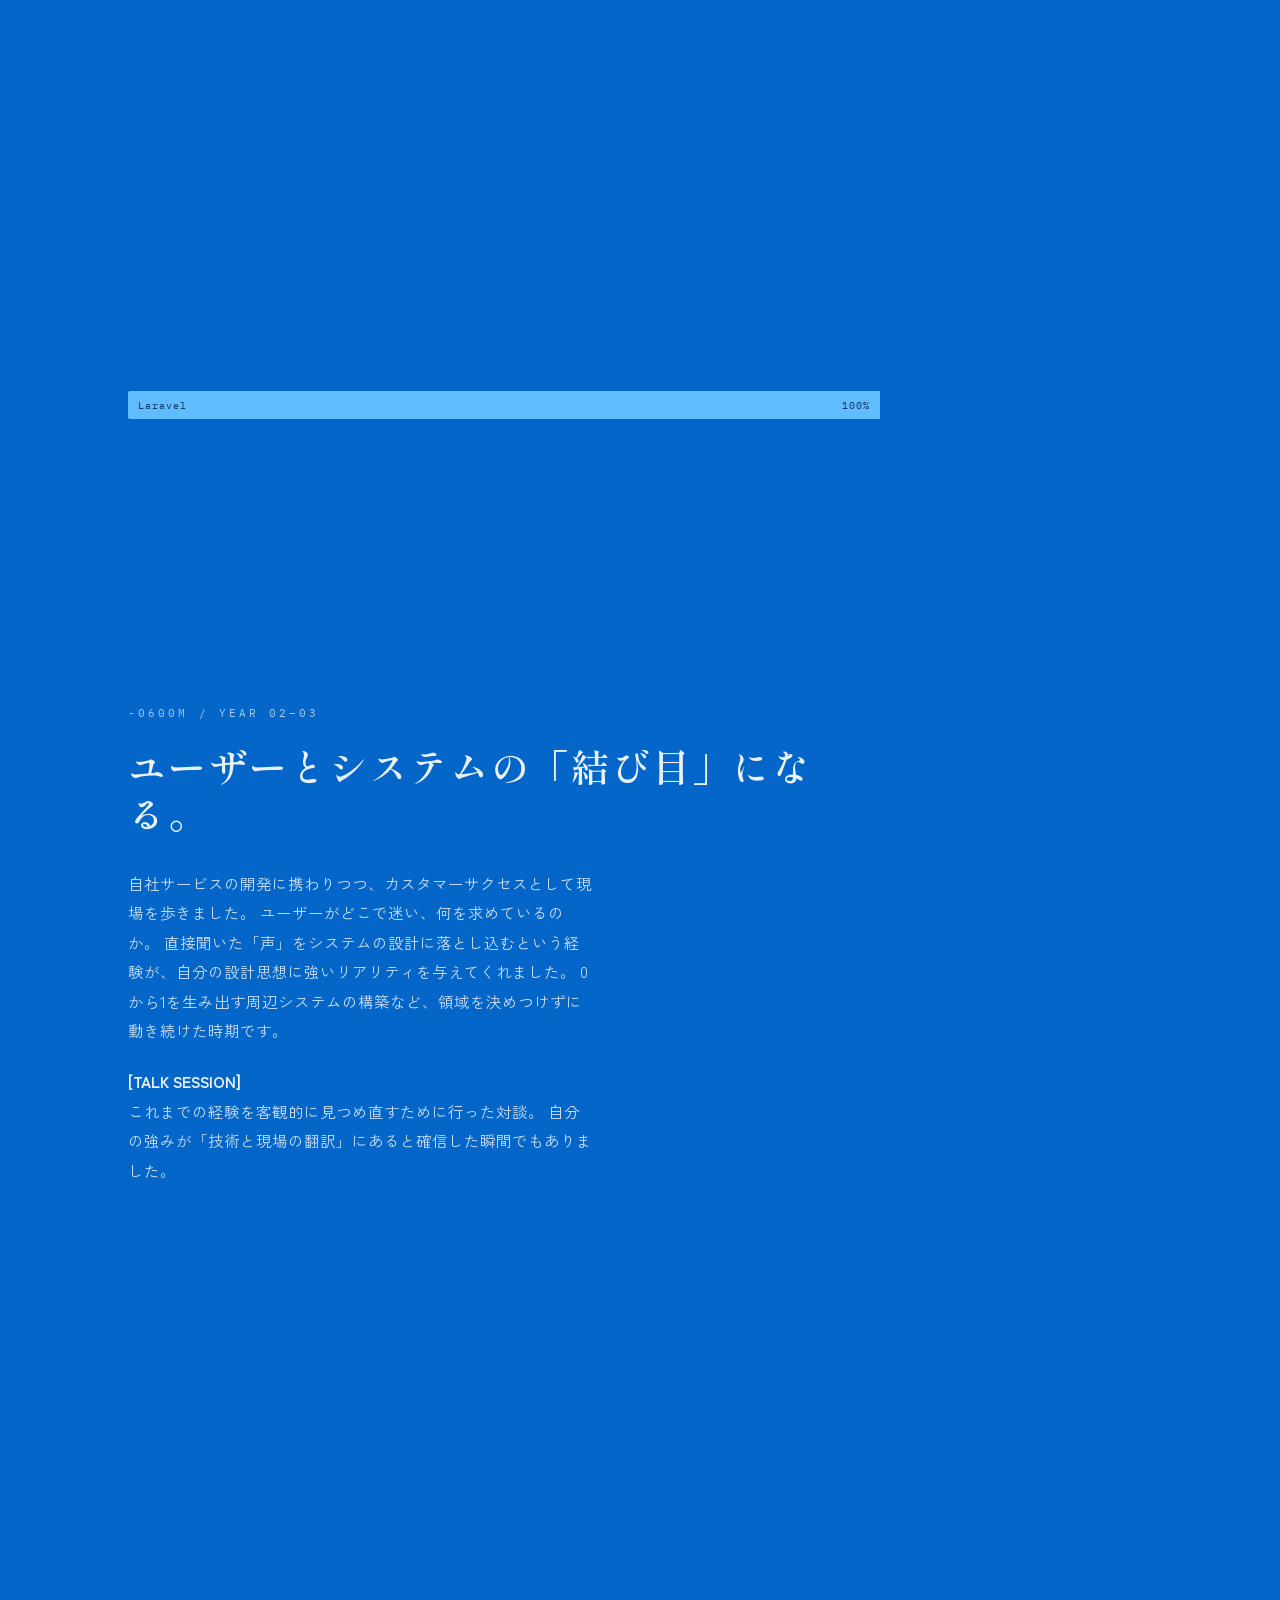
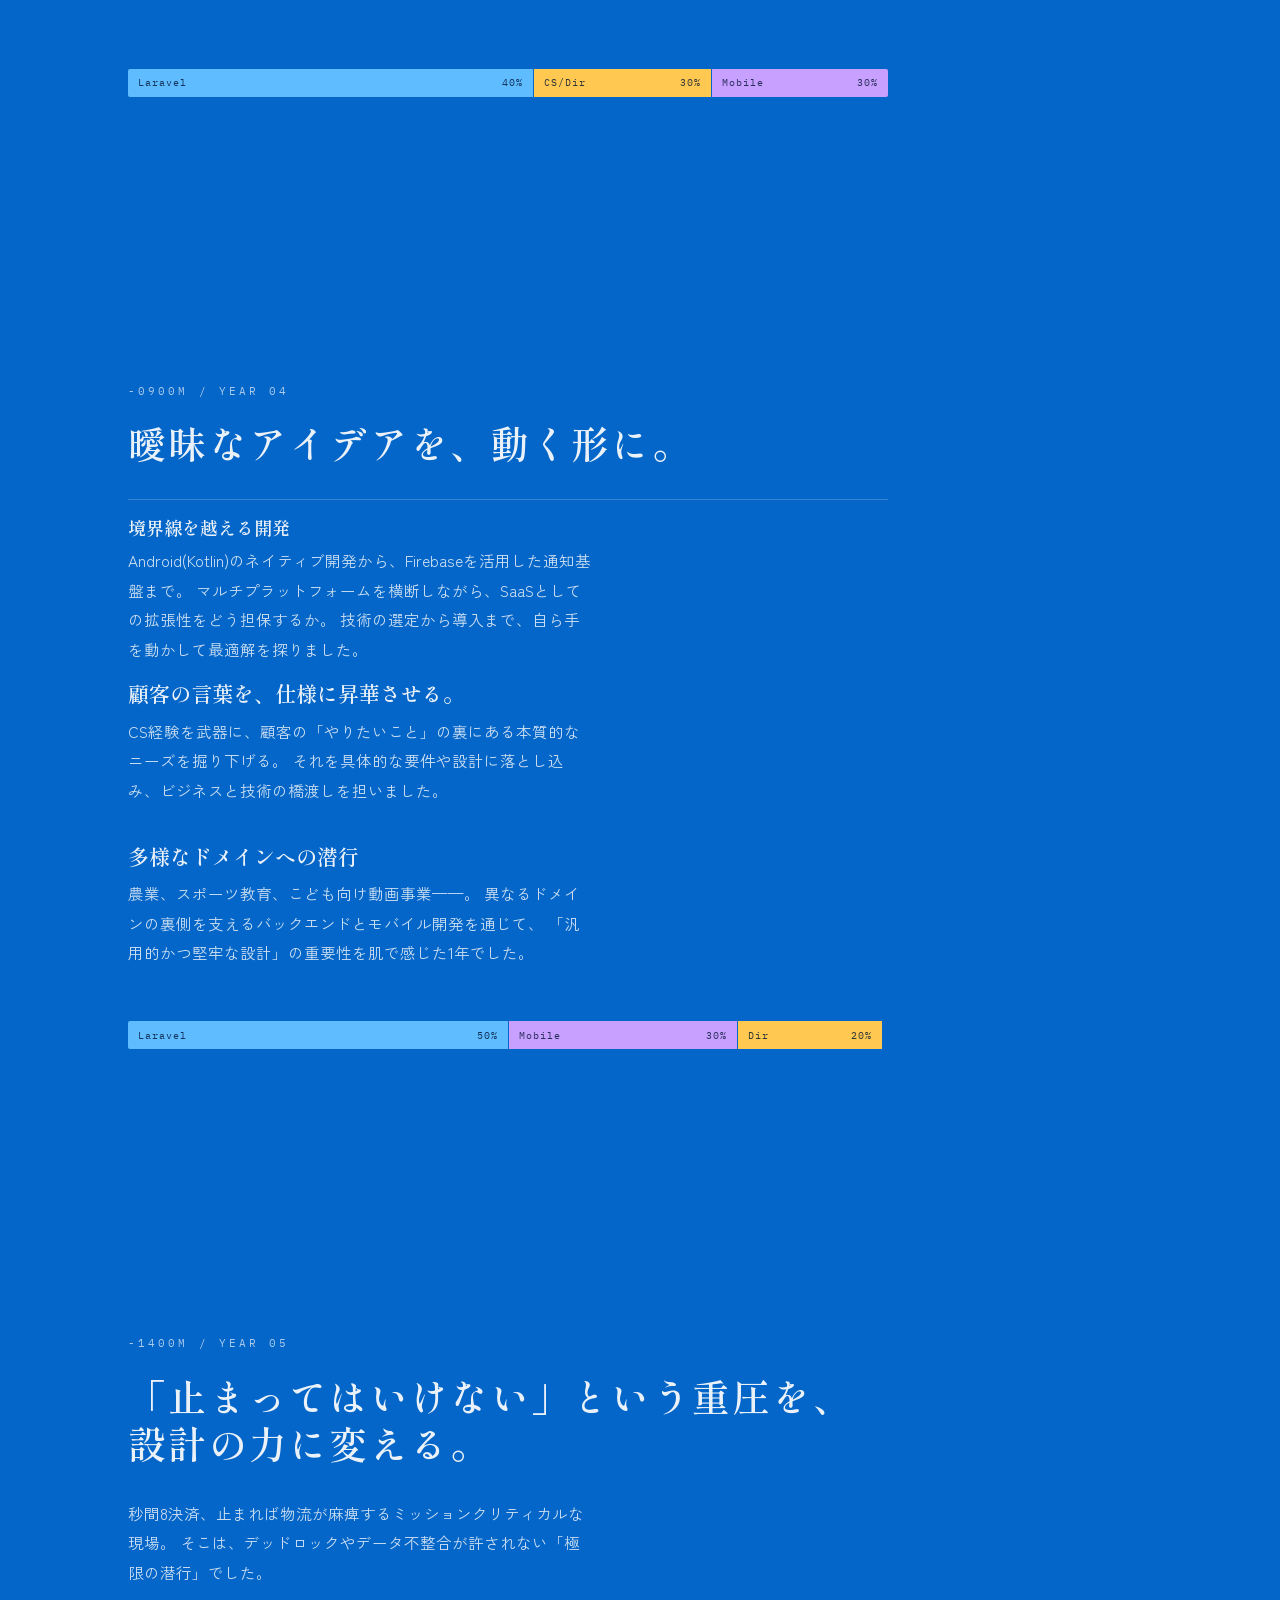
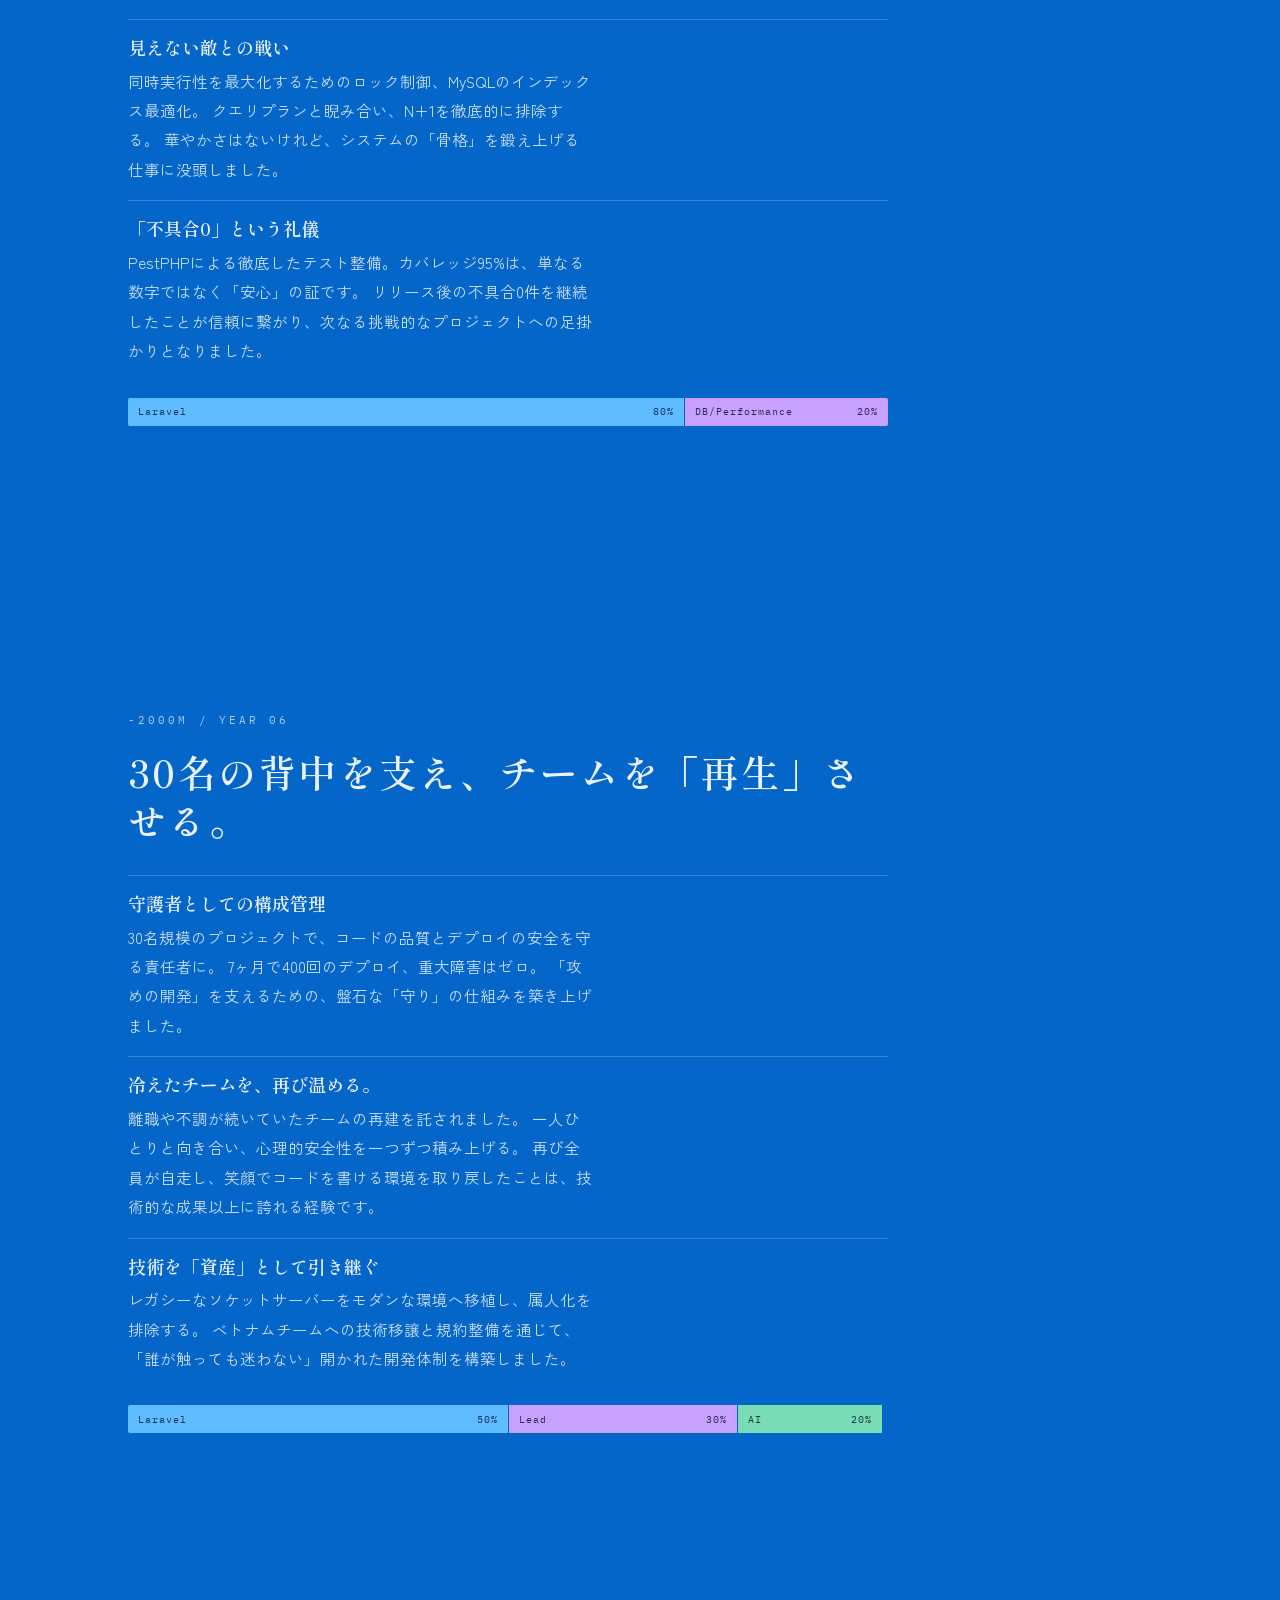
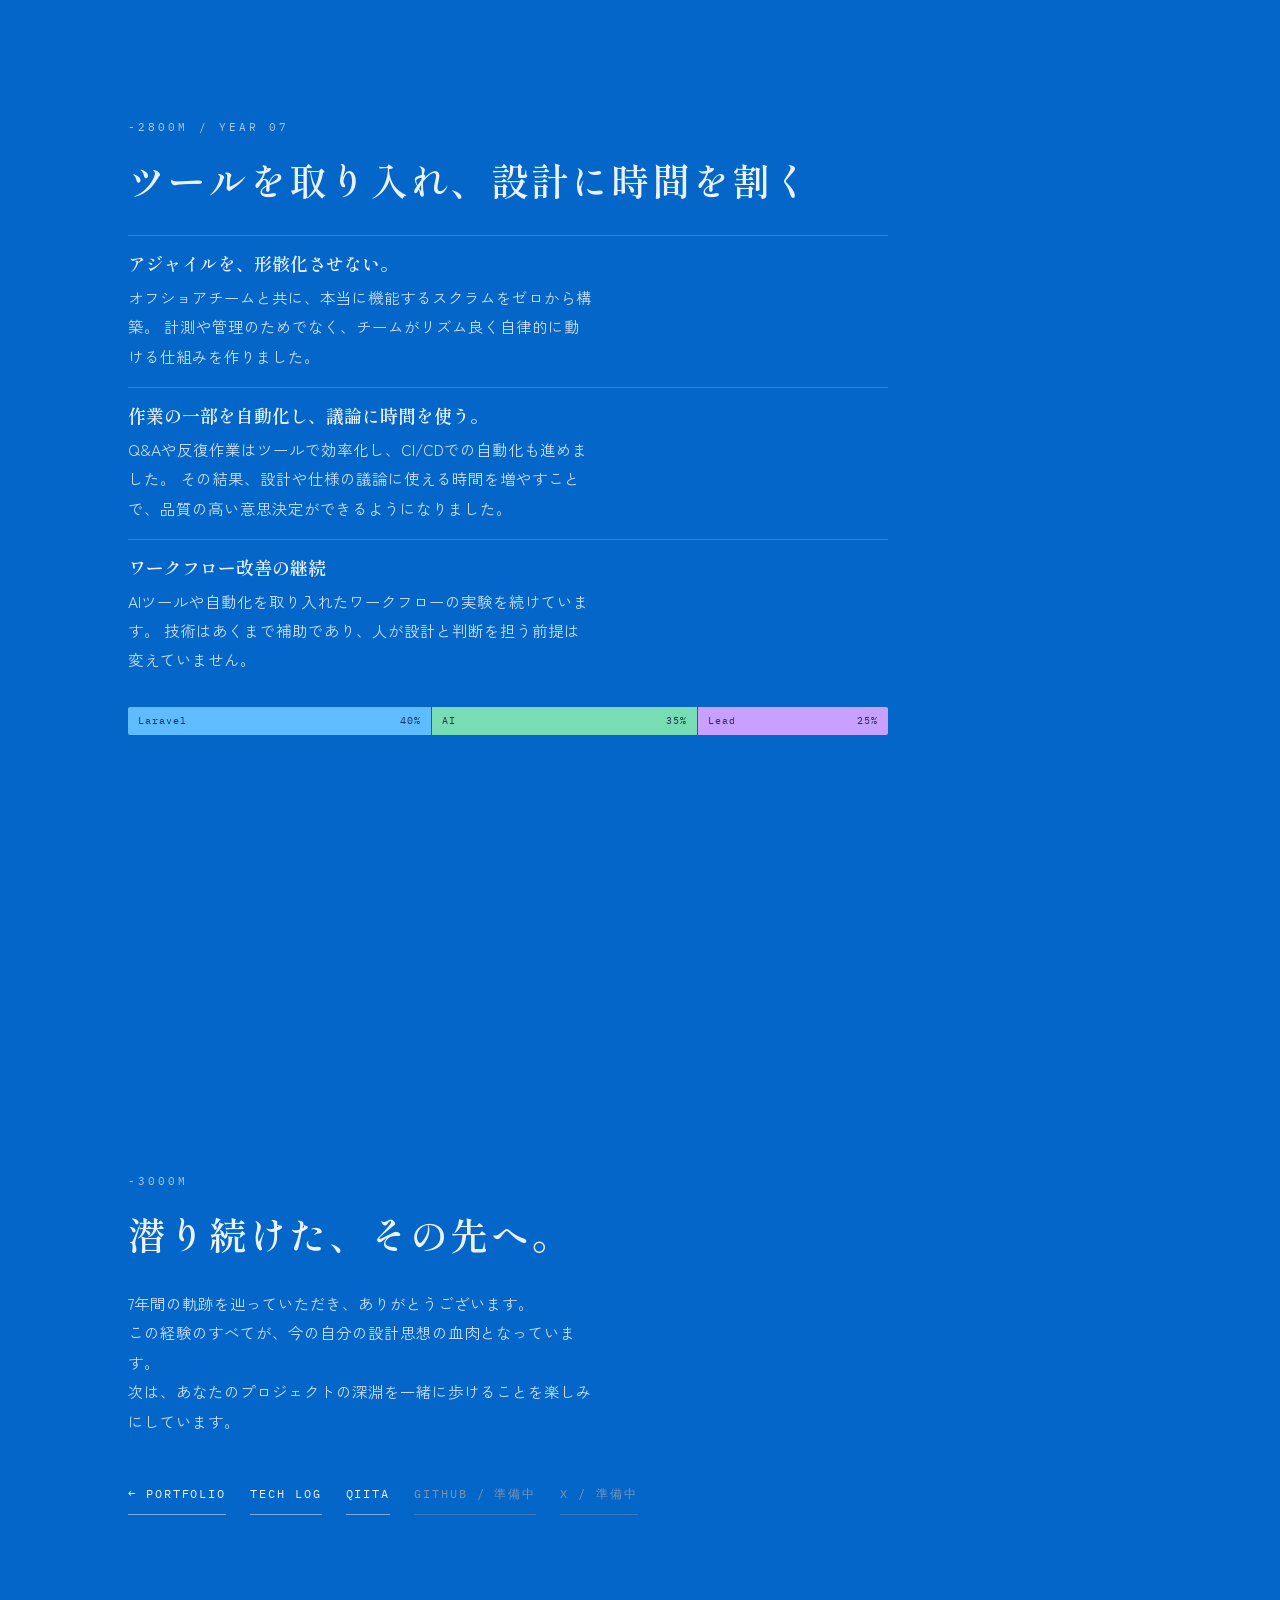
<file: history.html>
<!doctype html>
<html lang="ja">
  <head>
    <!-- Google Tag Manager -->
    <script>(function(w,d,s,l,i){w[l]=w[l]||[];w[l].push({'gtm.start':
    new Date().getTime(),event:'gtm.js'});var f=d.getElementsByTagName(s)[0],
    j=d.createElement(s),dl=l!='dataLayer'?'&l='+l:'';j.async=true;j.src=
    'https://www.googletagmanager.com/gtm.js?id='+i+dl;f.parentNode.insertBefore(j,f);
    })(window,document,'script','dataLayer','GTM-K39FHRSS');</script>
    <!-- End Google Tag Manager -->
    <meta charset="utf-8">
    <meta name="viewport" content="width=device-width, initial-scale=1">
    <meta
      name="description"
      content="陸駆のキャリア年表。QAから始まり7年間のサーバーサイドエンジニアとしての歩み。"
    >
    <link rel="icon" href="img/favicon.ico">
    <title>CAREER LOG — 陸駆 Portfolio</title>
    <link rel="preconnect" href="https://fonts.googleapis.com">
    <link rel="preconnect" href="https://fonts.gstatic.com" crossorigin>
    <link
      href="https://fonts.googleapis.com/css2?family=IBM+Plex+Mono:wght@400;500&family=Shippori+Mincho:wght@500;600;800&family=Zen+Kaku+Gothic+New:wght@400;500;700&display=swap"
      rel="stylesheet"
    >
    <link rel="stylesheet" href="./style/styles.css?v=hist">
    <link rel="stylesheet" href="./style/history.css?v=hist">
  </head>
  <body>
    <!-- Google Tag Manager (noscript) -->
    <noscript><iframe src="https://www.googletagmanager.com/ns.html?id=GTM-K39FHRSS"
    height="0" width="0" style="display:none;visibility:hidden"></iframe></noscript>
    <!-- End Google Tag Manager (noscript) -->
    <canvas id="marine-snow" aria-hidden="true"></canvas>
    <div class="sun-rays" aria-hidden="true"></div>

    <aside class="dive-meter" aria-label="現在の深度">
      <div class="meter-readout">
        <span class="meter-label">DEPTH</span>
        <span id="depth-value">0000m</span>
      </div>
      <div class="meter-track" aria-hidden="true">
        <div class="meter-ticks"></div>
        <div id="depth-marker" class="depth-marker"></div>
      </div>
    </aside>

    <main>

      <!-- ── Section 0: Hero ──────────────────────────────────────── -->
      <section class="section hero" id="surface" data-depth="0" aria-labelledby="career-title">
        <div class="content hero-content reveal">
          <p class="kicker">CAREER LOG / 0000M</p>
          <h1 id="career-title">キャリアの記録。</h1>
          <p class="hero-sub">7 YEARS — SERVER-SIDE ENGINEER</p>
          <p class="lead">
            1年目から7年目まで、何をやってきたか。<br>スクロールで潜るほど、深くなる。
          </p>
          <a class="dive-cue" href="#year-1" aria-label="Year 01へ進む">
            <span>DIVE ↓</span>
            <i aria-hidden="true"></i>
          </a>
        </div>
      </section>

      <!-- ── Section 1: Year 01–02 ─────────────────────────────────── -->
      <section class="section" id="year-1" data-depth="300" aria-labelledby="year1-title">
        <div class="content reveal">
          <p class="depth-tag">-0300M / YEAR 01–02</p>
          <h2 id="year1-title">QAから開発へ。すべては「品質」から始まった。</h2>
          <p>
            キャリアのスタートはQAテスターでした。
            「なぜバグが起きるのか」という問いと向き合い続けたインターン期間が、自分のエンジニアとしての原点です。
            1年目からは開発へ。PHP/Laravelを武器に、歴史ある社内システムの解析と機能拡張に没頭しました。
            レガシーなコードを紐解き、ドキュメントを整備し、新しい息吹を吹き込む。その手応えが、今の自分を作っています。
          </p>

          <!-- YouTube -->
          <div class="video-context">
            <p>
              <strong>[INSIDE STORY]</strong><br>
              当時の熱量を形に残したくて、自ら企画・編集した動画です。
              （少し派手な演出もありますが、中身は当時の等身大の想いです）
            </p>
          </div>
          <iframe width="752" height="422" 
            src="https://www.youtube.com/embed/eIziWOZEbjk" 
            title="新人社員にbravesoftの光と闇を聞いてみた！！" 
            frameborder="0" 
            allow="accelerometer; autoplay; clipboard-write; encrypted-media; gyroscope; picture-in-picture; web-share" 
            referrerpolicy="strict-origin-when-cross-origin" 
            allowfullscreen
          ></iframe>

          <div class="year-stack" data-year="1" aria-label="スキル比率">
            <div class="year-stack-bar" role="img" aria-label="Laravel 100%">
              <!-- --pct:100にすると文字列が表示されない -->
              <div class="year-stack-seg" style="--pct:99; --c:0" data-label="Laravel">
                <span>Laravel</span><span>100%</span>
              </div>
            </div>
          </div>
        </div>
      </section>

      <!-- ── Section 2: Year 02–03 ─────────────────────────────────── -->
      <section class="section" id="year-2" data-depth="600" aria-labelledby="year2-title">
        <div class="content reveal">
          <p class="depth-tag">-0600M / YEAR 02–03</p>
          <h2 id="year2-title">ユーザーとシステムの「結び目」になる。</h2>
          <p>
            自社サービスの開発に携わりつつ、カスタマーサクセスとして現場を歩きました。
            ユーザーがどこで迷い、何を求めているのか。
            直接聞いた「声」をシステムの設計に落とし込むという経験が、自分の設計思想に強いリアリティを与えてくれました。
            0から1を生み出す周辺システムの構築など、領域を決めつけずに動き続けた時期です。
          </p>

          <!-- YouTube -->
          <div class="video-context">
            <p>
              <strong>[TALK SESSION]</strong><br>
              これまでの経験を客観的に見つめ直すために行った対談。
              自分の強みが「技術と現場の翻訳」にあると確信した瞬間でもありました。
            </p>
          </div>
          <iframe width="752" height="422" 
            src="https://www.youtube.com/embed/w0hKOGWML8U?si=tFnBAtsEHsKeJWUl" 
            title="初の中途枠!! スマホアプリも作れる有能エンジニアとガチ面接【セイト先生】" 
            frameborder="0" 
            allow="accelerometer; autoplay; clipboard-write; encrypted-media; gyroscope; picture-in-picture; web-share" 
            referrerpolicy="strict-origin-when-cross-origin" 
            allowfullscreen>
          </iframe>

          <div class="year-stack" data-year="2" aria-label="スキル比率">
            <div class="year-stack-bar" role="img" aria-label="Laravel 70%, CS/Dir 30%">
              <div class="year-stack-seg" style="--pct:70; --c:0" data-label="Laravel">
                <span>Laravel</span><span>40%</span>
              </div>
              <div class="year-stack-seg" style="--pct:30; --c:2" data-label="CS/Dir">
                <span>CS/Dir</span><span>30%</span>
              </div>
              <div class="year-stack-seg" style="--pct:30; --c:3" data-label="Mobile">
                <span>Mobile</span><span>30%</span>
              </div>
            </div>
          </div>
        </div>
      </section>

      <!-- ── Section 3: Year 04 ────────────────────────────────────── -->
      <section class="section" id="year-3" data-depth="900" aria-labelledby="year3-title">
        <div class="content reveal">
          <p class="depth-tag">-0900M / YEAR 04</p>
          <h2 id="year3-title">曖昧なアイデアを、動く形に。</h2>

          <div class="year-topics" aria-label="4年目のトピック">
            <article class="year-topic">
              <h3>境界線を越える開発</h3>
              <p>
                Android(Kotlin)のネイティブ開発から、Firebaseを活用した通知基盤まで。
                マルチプラットフォームを横断しながら、SaaSとしての拡張性をどう担保するか。
                技術の選定から導入まで、自ら手を動かして最適解を探りました。
              </p>
            </article>
            <article>
              <h3>顧客の言葉を、仕様に昇華させる。</h3>
              <p>
                CS経験を武器に、顧客の「やりたいこと」の裏にある本質的なニーズを掘り下げる。
                それを具体的な要件や設計に落とし込み、ビジネスと技術の橋渡しを担いました。
              </p>
            </article>
            <article>
              <h3>多様なドメインへの潜行</h3>
              <p>
                農業、スポーツ教育、こども向け動画事業——。
                異なるドメインの裏側を支えるバックエンドとモバイル開発を通じて、
                「汎用的かつ堅牢な設計」の重要性を肌で感じた1年でした。
              </p>
            </article>
          </div>

          <div class="year-stack" data-year="3" aria-label="スキル比率">
            <div class="year-stack-bar" role="img" aria-label="Laravel 50%, Mobile 30%, Dir 20%">
              <div class="year-stack-seg" style="--pct:50; --c:0" data-label="Laravel">
                <span>Laravel</span><span>50%</span>
              </div>
              <div class="year-stack-seg" style="--pct:30; --c:3" data-label="Mobile">
                <span>Mobile</span><span>30%</span>
              </div>
              <div class="year-stack-seg" style="--pct:19; --c:2" data-label="Dir">
                <span>Dir</span><span>20%</span>
              </div>
            </div>
          </div>
        </div>
      </section>

      <!-- ── Section 4: Year 05 ────────────────────────────────────── -->
      <section class="section" id="year-4" data-depth="1400" aria-labelledby="year4-title">
        <div class="content reveal">
          <p class="depth-tag">-1400M / YEAR 05</p>
          <h2 id="year4-title">「止まってはいけない」という重圧を、設計の力に変える。</h2>
          <p>
            秒間8決済、止まれば物流が麻痺するミッションクリティカルな現場。
            そこは、デッドロックやデータ不整合が許されない「極限の潜行」でした。
          </p>

          <div class="year-topics">
            <article class="year-topic">
              <h3>見えない敵との戦い</h3>
              <p>
                同時実行性を最大化するためのロック制御、MySQLのインデックス最適化。
                クエリプランと睨み合い、N+1を徹底的に排除する。
                華やかさはないけれど、システムの「骨格」を鍛え上げる仕事に没頭しました。
              </p>
            </article>
            <article class="year-topic">
              <h3>「不具合0」という礼儀</h3>
              <p>
                PestPHPによる徹底したテスト整備。カバレッジ95%は、単なる数字ではなく「安心」の証です。
                リリース後の不具合0件を継続したことが信頼に繋がり、次なる挑戦的なプロジェクトへの足掛かりとなりました。
              </p>
            </article>
          </div>

          <div class="year-stack" data-year="4" aria-label="スキル比率">
            <div class="year-stack-bar" role="img" aria-label="Laravel 80%, DB/Perf 20%">
              <div class="year-stack-seg" style="--pct:80; --c:0" data-label="Laravel">
                <span>Laravel</span><span>80%</span>
              </div>
              <div class="year-stack-seg" style="--pct:29; --c:3" data-label="DB/Perf">
                <span>DB/Performance</span><span>20%</span>
              </div>
            </div>
          </div>
        </div>
      </section>

      <!-- ── Section 5: Year 06 ────────────────────────────────────── -->
      <section class="section" id="year-5" data-depth="2000" aria-labelledby="year5-title">
        <div class="content reveal">
          <p class="depth-tag">-2000M / YEAR 06</p>
          <h2 id="year5-title">30名の背中を支え、チームを「再生」させる。</h2>

          <div class="year-topics" aria-label="6年目のトピック">
            <article class="year-topic">
              <h3>守護者としての構成管理</h3>
              <p>
                30名規模のプロジェクトで、コードの品質とデプロイの安全を守る責任者に。
                7ヶ月で400回のデプロイ、重大障害はゼロ。
                「攻めの開発」を支えるための、盤石な「守り」の仕組みを築き上げました。
              </p>
            </article>
            <article class="year-topic">
              <h3>冷えたチームを、再び温める。</h3>
              <p>
                離職や不調が続いていたチームの再建を託されました。
                一人ひとりと向き合い、心理的安全性を一つずつ積み上げる。
                再び全員が自走し、笑顔でコードを書ける環境を取り戻したことは、技術的な成果以上に誇れる経験です。
              </p>
            </article>
            <article class="year-topic">
              <h3>技術を「資産」として引き継ぐ</h3>
              <p>
                レガシーなソケットサーバーをモダンな環境へ移植し、属人化を排除する。
                ベトナムチームへの技術移譲と規約整備を通じて、
                「誰が触っても迷わない」開かれた開発体制を構築しました。
              </p>
            </article>
          </div>

          <div class="year-stack" data-year="5" aria-label="スキル比率">
            <div class="year-stack-bar" role="img" aria-label="Laravel 50%, Lead 30%, AI 20%">
              <div class="year-stack-seg" style="--pct:50; --c:0" data-label="Laravel">
                <span>Laravel</span><span>50%</span>
              </div>
              <div class="year-stack-seg" style="--pct:30; --c:3" data-label="Lead">
                <span>Lead</span><span>30%</span>
              </div>
              <div class="year-stack-seg" style="--pct:19; --c:1" data-label="AI">
                <span>AI</span><span>20%</span>
              </div>
            </div>
          </div>
        </div>
      </section>

      <!-- ── Section 6: Year 07 ────────────────────────────────────── -->
      <section class="section" id="year-6" data-depth="2800" aria-labelledby="year6-title">
        <div class="content reveal">
          <p class="depth-tag">-2800M / YEAR 07</p>
          <h2 id="year6-title">ツールを取り入れ、設計に時間を割く</h2>

          <div class="year-topics" aria-label="7年目のトピック">
            <article class="year-topic">
              <h3>アジャイルを、形骸化させない。</h3>
              <p>
                オフショアチームと共に、本当に機能するスクラムをゼロから構築。
                計測や管理のためでなく、チームがリズム良く自律的に動ける仕組みを作りました。
              </p>
            </article>
            <article class="year-topic">
              <h3>作業の一部を自動化し、議論に時間を使う。</h3>
              <p>
                Q&Aや反復作業はツールで効率化し、CI/CDでの自動化も進めました。
                その結果、設計や仕様の議論に使える時間を増やすことで、品質の高い意思決定ができるようになりました。
              </p>
            </article>
            <article class="year-topic">
              <h3>ワークフロー改善の継続</h3>
              <p>
                AIツールや自動化を取り入れたワークフローの実験を続けています。
                技術はあくまで補助であり、人が設計と判断を担う前提は変えていません。
              </p>
            </article>
          </div>

          <div class="year-stack" data-year="6" aria-label="スキル比率">
            <div class="year-stack-bar" role="img" aria-label="Laravel 40%, AI 35%, Lead 25%">
              <div class="year-stack-seg" style="--pct:40; --c:0" data-label="Laravel">
                <span>Laravel</span><span>40%</span>
              </div>
              <div class="year-stack-seg" style="--pct:35; --c:1" data-label="AI">
                <span>AI</span><span>35%</span>
              </div>
              <div class="year-stack-seg" style="--pct:25; --c:3" data-label="Lead">
                <span>Lead</span><span>25%</span>
              </div>
            </div>
          </div>
        </div>
      </section>

      <!-- ── Footer: Contact ──────────────────────────────────────── -->
      <section class="section" id="contact-history" data-depth="3000" aria-labelledby="contact-history-title">
        <div class="content reveal">
          <p class="depth-tag">-3000M</p>
          <h2 id="contact-history-title">潜り続けた、その先へ。</h2>
          <p>
            7年間の軌跡を辿っていただき、ありがとうございます。<br>
            この経験のすべてが、今の自分の設計思想の血肉となっています。<br>
            次は、あなたのプロジェクトの深淵を一緒に歩けることを楽しみにしています。
          </p>

          <nav class="links" aria-label="ページリンク">
            <a href="./index.html" class="back-link" aria-label="ポートフォリオトップへ戻る">← PORTFOLIO</a>
            <a href="./blog.html">TECH LOG</a>
            <a href="https://qiita.com/dialog-riku" target="_blank" rel="noreferrer">QIITA</a>
            <span aria-disabled="true">GITHUB / 準備中</span>
            <span aria-disabled="true">X / 準備中</span>
          </nav>
        </div>
      </section>

    </main>

    <script src="./js/script.js?v=hist"></script>
    <script>
      // year-stack アニメーション
      document.querySelectorAll('.year-stack-seg').forEach(el => {
        el.classList.add('before-animate');
      });
      const stackObs = new IntersectionObserver((entries) => {
        entries.forEach(entry => {
          if (entry.isIntersecting) {
            entry.target.querySelectorAll('.year-stack-seg').forEach(seg => {
              seg.classList.remove('before-animate');
            });
            stackObs.unobserve(entry.target);
          }
        });
      }, { threshold: 0.3 });
      document.querySelectorAll('.year-stack').forEach(el => stackObs.observe(el));
    </script>
  </body>
</html>
</file>
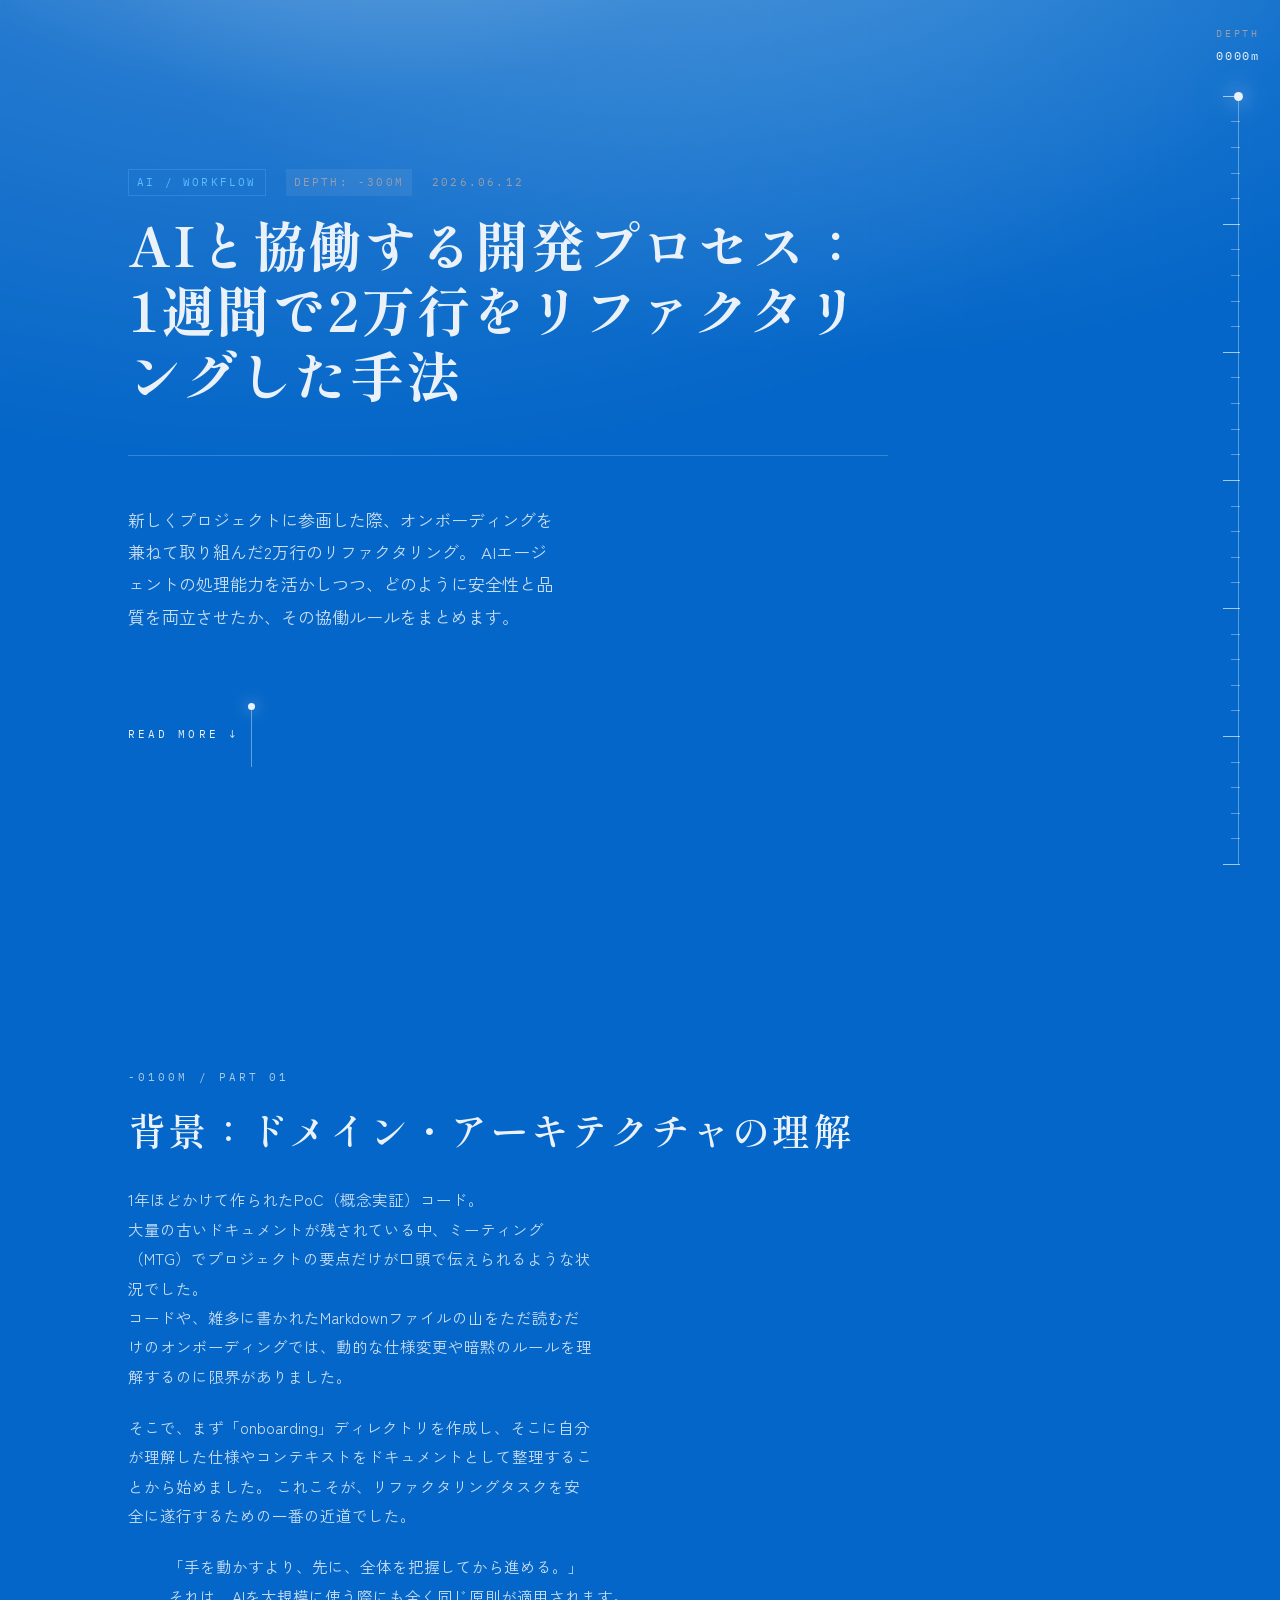
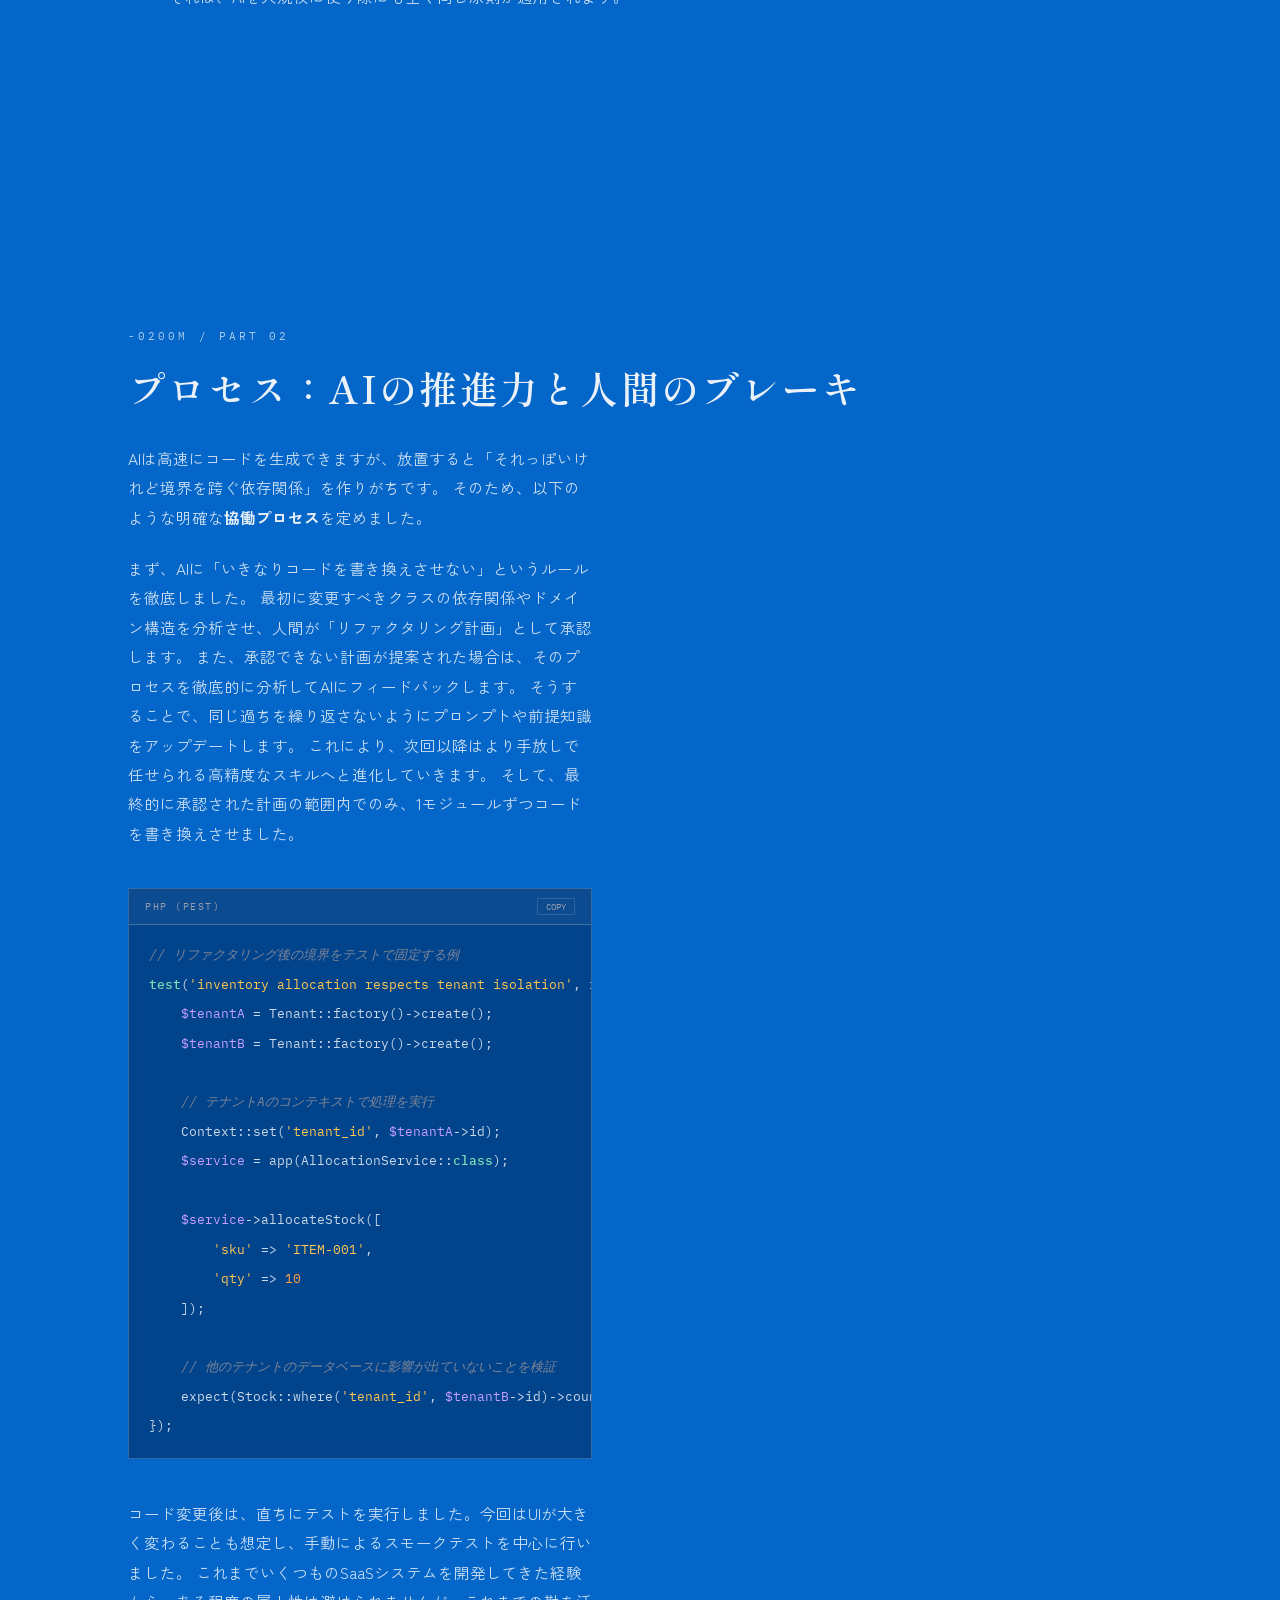
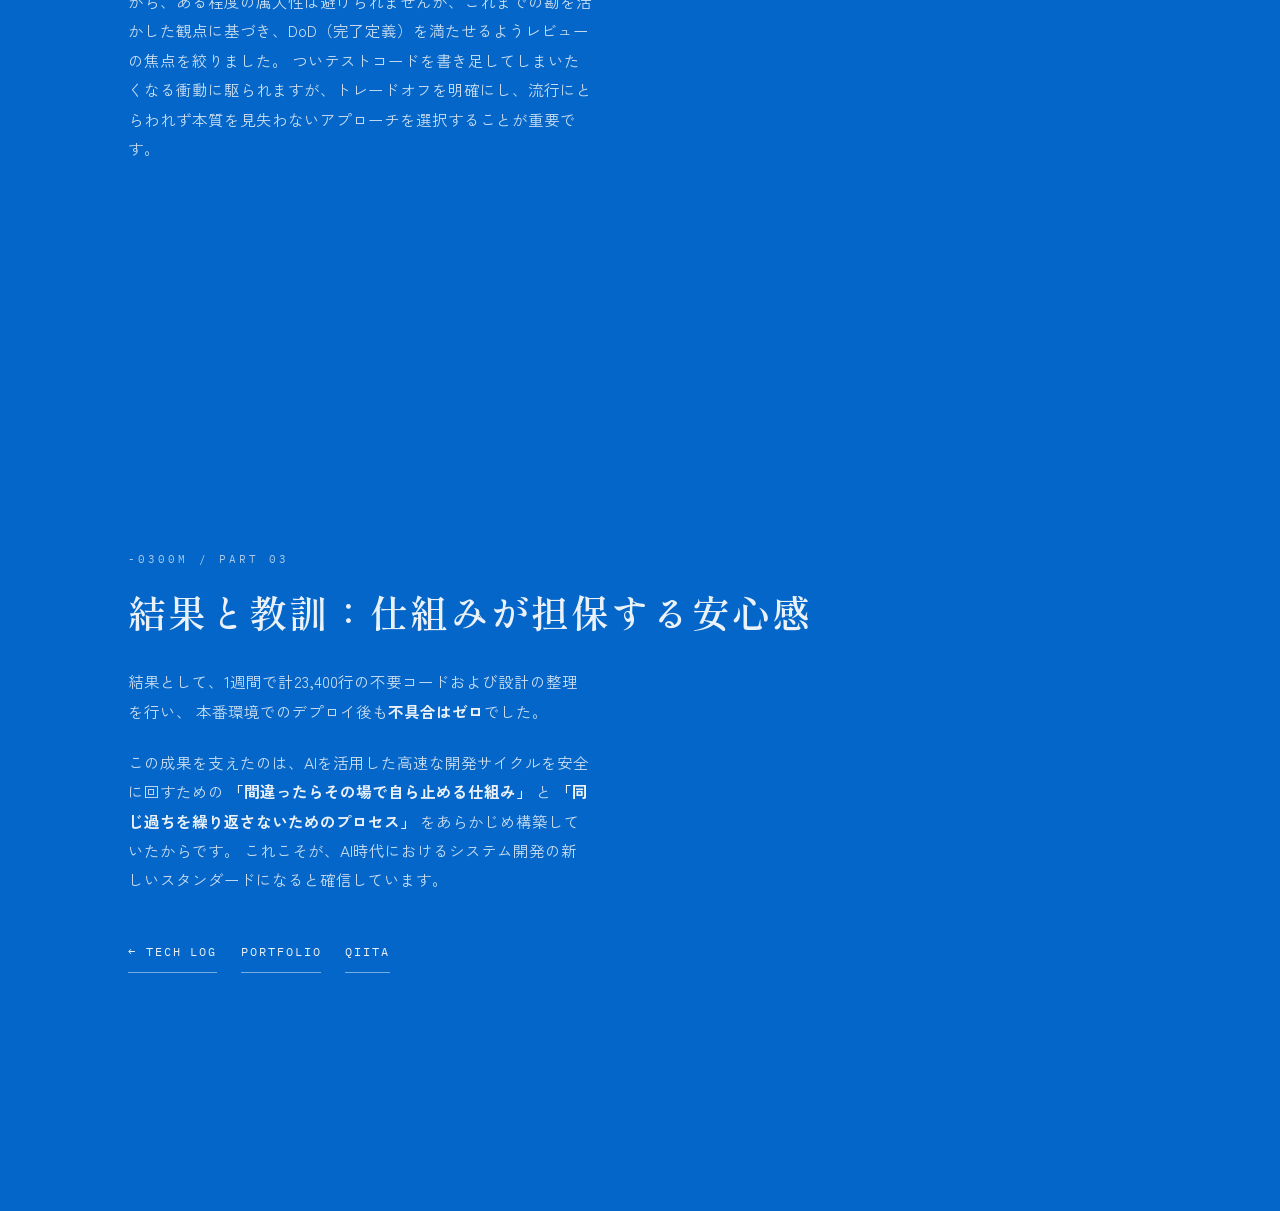
<file: blog/ai-driven-refactoring.html>
<!doctype html>
<html lang="ja">

<head>
  <!-- Google Tag Manager -->
  <script>(function (w, d, s, l, i) {
      w[l] = w[l] || []; w[l].push({
        'gtm.start':
          new Date().getTime(), event: 'gtm.js'
      }); var f = d.getElementsByTagName(s)[0],
        j = d.createElement(s), dl = l != 'dataLayer' ? '&l=' + l : ''; j.async = true; j.src =
          'https://www.googletagmanager.com/gtm.js?id=' + i + dl; f.parentNode.insertBefore(j, f);
    })(window, document, 'script', 'dataLayer', 'GTM-K39FHRSS');</script>
  <!-- End Google Tag Manager -->
  <meta charset="utf-8">
  <meta name="viewport" content="width=device-width, initial-scale=1">
  <meta name="description" content="AIエージェントと人間が役割を分担し、1週間で2万行のリファクタリングを安全に完遂したプロセスとルール設計。">
  <link rel="icon" href="../img/favicon.ico">
  <title>AIと協働する開発プロセス — TECH LOG — 陸駆 Portfolio</title>
  <link rel="preconnect" href="https://fonts.googleapis.com">
  <link rel="preconnect" href="https://fonts.gstatic.com" crossorigin>
  <link
    href="https://fonts.googleapis.com/css2?family=IBM+Plex+Mono:wght@400;500&family=Shippori+Mincho:wght@500;600;800&family=Zen+Kaku+Gothic+New:wght@400;500;700&display=swap"
    rel="stylesheet">
  <link rel="stylesheet" href="../style/styles.css?v=post">
  <link rel="stylesheet" href="../style/blog.css?v=post">
</head>

<body>
  <!-- Google Tag Manager (noscript) -->
  <noscript><iframe src="https://www.googletagmanager.com/ns.html?id=GTM-K39FHRSS" height="0" width="0"
      style="display:none;visibility:hidden"></iframe></noscript>
  <!-- End Google Tag Manager (noscript) -->
  <canvas id="marine-snow" aria-hidden="true"></canvas>
  <div class="sun-rays" aria-hidden="true"></div>

  <aside class="dive-meter" aria-label="現在の深度">
    <div class="meter-readout">
      <span class="meter-label">DEPTH</span>
      <span id="depth-value">0000m</span>
    </div>
    <div class="meter-track" aria-hidden="true">
      <div class="meter-ticks"></div>
      <div id="depth-marker" class="depth-marker"></div>
    </div>
  </aside>

  <main>

    <!-- ── Section 0: Hero ──────────────────────────────────────── -->
    <section class="section hero" id="surface" data-depth="0" aria-labelledby="post-title">
      <div class="content hero-content reveal">
        <div class="post-header">
          <div class="post-meta">
            <span class="post-tag">AI / WORKFLOW</span>
            <span class="post-depth">DEPTH: -300M</span>
            <span>2026.06.12</span>
          </div>
          <h1 id="post-title">AIと協働する開発プロセス：1週間で2万行をリファクタリングした手法</h1>
        </div>
        <p class="lead">
          新しくプロジェクトに参画した際、オンボーディングを兼ねて取り組んだ2万行のリファクタリング。
          AIエージェントの処理能力を活かしつつ、どのように安全性と品質を両立させたか、その協働ルールをまとめます。
        </p>
        <a class="dive-cue" href="#part-1" aria-label="背景へ進む">
          <span>READ MORE ↓</span>
          <i aria-hidden="true"></i>
        </a>
      </div>
    </section>

    <!-- ── Section 1: Background ────────────────────────────────── -->
    <section class="section" id="part-1" data-depth="1000" aria-labelledby="section-title-1">
      <div class="content reveal">
        <p class="depth-tag">-0100M / PART 01</p>
        <h2 id="section-title-1">背景：ドメイン・アーキテクチャの理解</h2>
        <p>
          1年ほどかけて作られたPoC（概念実証）コード。<br>
          大量の古いドキュメントが残されている中、ミーティング（MTG）でプロジェクトの要点だけが口頭で伝えられるような状況でした。<br>
          コードや、雑多に書かれたMarkdownファイルの山をただ読むだけのオンボーディングでは、動的な仕様変更や暗黙のルールを理解するのに限界がありました。
        </p>
        <p>
          そこで、まず「onboarding」ディレクトリを作成し、そこに自分が理解した仕様やコンテキストをドキュメントとして整理することから始めました。
          これこそが、リファクタリングタスクを安全に遂行するための一番の近道でした。
        </p>
        <blockquote>
          <p>
            「手を動かすより、先に、全体を把握してから進める。」<br>
            それは、AIを大規模に使う際にも全く同じ原則が適用されます。
          </p>
        </blockquote>
      </div>
    </section>

    <!-- ── Section 2: Process ───────────────────────────────────── -->
    <section class="section" id="part-2" data-depth="2000" aria-labelledby="section-title-2">
      <div class="content reveal">
        <p class="depth-tag">-0200M / PART 02</p>
        <h2 id="section-title-2">プロセス：AIの推進力と人間のブレーキ</h2>
        <p>
          AIは高速にコードを生成できますが、放置すると「それっぽいけれど境界を跨ぐ依存関係」を作りがちです。
          そのため、以下のような明確な<strong>協働プロセス</strong>を定めました。
        </p>
        <p>
          まず、AIに「いきなりコードを書き換えさせない」というルールを徹底しました。
          最初に変更すべきクラスの依存関係やドメイン構造を分析させ、人間が「リファクタリング計画」として承認します。
          また、承認できない計画が提案された場合は、そのプロセスを徹底的に分析してAIにフィードバックします。
          そうすることで、同じ過ちを繰り返さないようにプロンプトや前提知識をアップデートします。
          これにより、次回以降はより手放しで任せられる高精度なスキルへと進化していきます。
          そして、最終的に承認された計画の範囲内でのみ、1モジュールずつコードを書き換えさせました。
        </p>

        <div class="code-container">
          <div class="code-header">
            <span class="code-lang">PHP (Pest)</span>
            <button class="code-copy-btn"
              onclick="navigator.clipboard.writeText(this.parentElement.nextElementSibling.innerText).then(() => { this.textContent = 'COPIED'; setTimeout(() => this.textContent = 'COPY', 2000) })">COPY</button>
          </div>
          <pre class="code-body"><code><span class="c-comment">// リファクタリング後の境界をテストで固定する例</span>
<span class="c-keyword">test</span>(<span class="c-string">'inventory allocation respects tenant isolation'</span>, <span class="c-keyword">function</span> () {
    <span class="c-variable">$tenantA</span> = Tenant::factory()-&gt;create();
    <span class="c-variable">$tenantB</span> = Tenant::factory()-&gt;create();

    <span class="c-comment">// テナントAのコンテキストで処理を実行</span>
    Context::set(<span class="c-string">'tenant_id'</span>, <span class="c-variable">$tenantA</span>-&gt;id);
    <span class="c-variable">$service</span> = app(AllocationService::<span class="c-keyword">class</span>);
    
    <span class="c-variable">$service</span>-&gt;allocateStock([
        <span class="c-string">'sku'</span> =&gt; <span class="c-string">'ITEM-001'</span>,
        <span class="c-string">'qty'</span> =&gt; <span class="c-number">10</span>
    ]);

    <span class="c-comment">// 他のテナントのデータベースに影響が出ていないことを検証</span>
    expect(Stock::where(<span class="c-string">'tenant_id'</span>, <span class="c-variable">$tenantB</span>-&gt;id)-&gt;count())-&gt;toBe(<span class="c-number">0</span>);
});</code></pre>
        </div>

        <p>
          コード変更後は、直ちにテストを実行しました。今回はUIが大きく変わることも想定し、手動によるスモークテストを中心に行いました。
          これまでいくつものSaaSシステムを開発してきた経験から、ある程度の属人性は避けられませんが、これまでの勘を活かした観点に基づき、DoD（完了定義）を満たせるようレビューの焦点を絞りました。
          ついテストコードを書き足してしまいたくなる衝動に駆られますが、トレードオフを明確にし、流行にとらわれず本質を見失わないアプローチを選択することが重要です。
        </p>
      </div>
    </section>

    <!-- ── Section 3: Takeaways ─────────────────────────────────── -->
    <section class="section" id="part-3" data-depth="3000" aria-labelledby="section-title-3">
      <div class="content reveal">
        <p class="depth-tag">-0300M / PART 03</p>
        <h2 id="section-title-3">結果と教訓：仕組みが担保する安心感</h2>
        <p>
          結果として、1週間で計23,400行の不要コードおよび設計の整理を行い、
          本番環境でのデプロイ後も<strong>不具合はゼロ</strong>でした。
        </p>
        <p>
          この成果を支えたのは、AIを活用した高速な開発サイクルを安全に回すための
          <strong>「間違ったらその場で自ら止める仕組み」</strong>
          と
          <strong>「同じ過ちを繰り返さないためのプロセス」</strong>
          をあらかじめ構築していたからです。
          これこそが、AI時代におけるシステム開発の新しいスタンダードになると確信しています。
        </p>

        <nav class="links" aria-label="ページリンク">
          <a href="../blog.html" class="back-link">← TECH LOG</a>
          <a href="../index.html">PORTFOLIO</a>
          <a href="https://qiita.com/dialog-riku" target="_blank" rel="noreferrer">QIITA</a>
        </nav>
      </div>
    </section>

  </main>

  <script src="../js/script.js?v=post"></script>
</body>

</html>
</file>
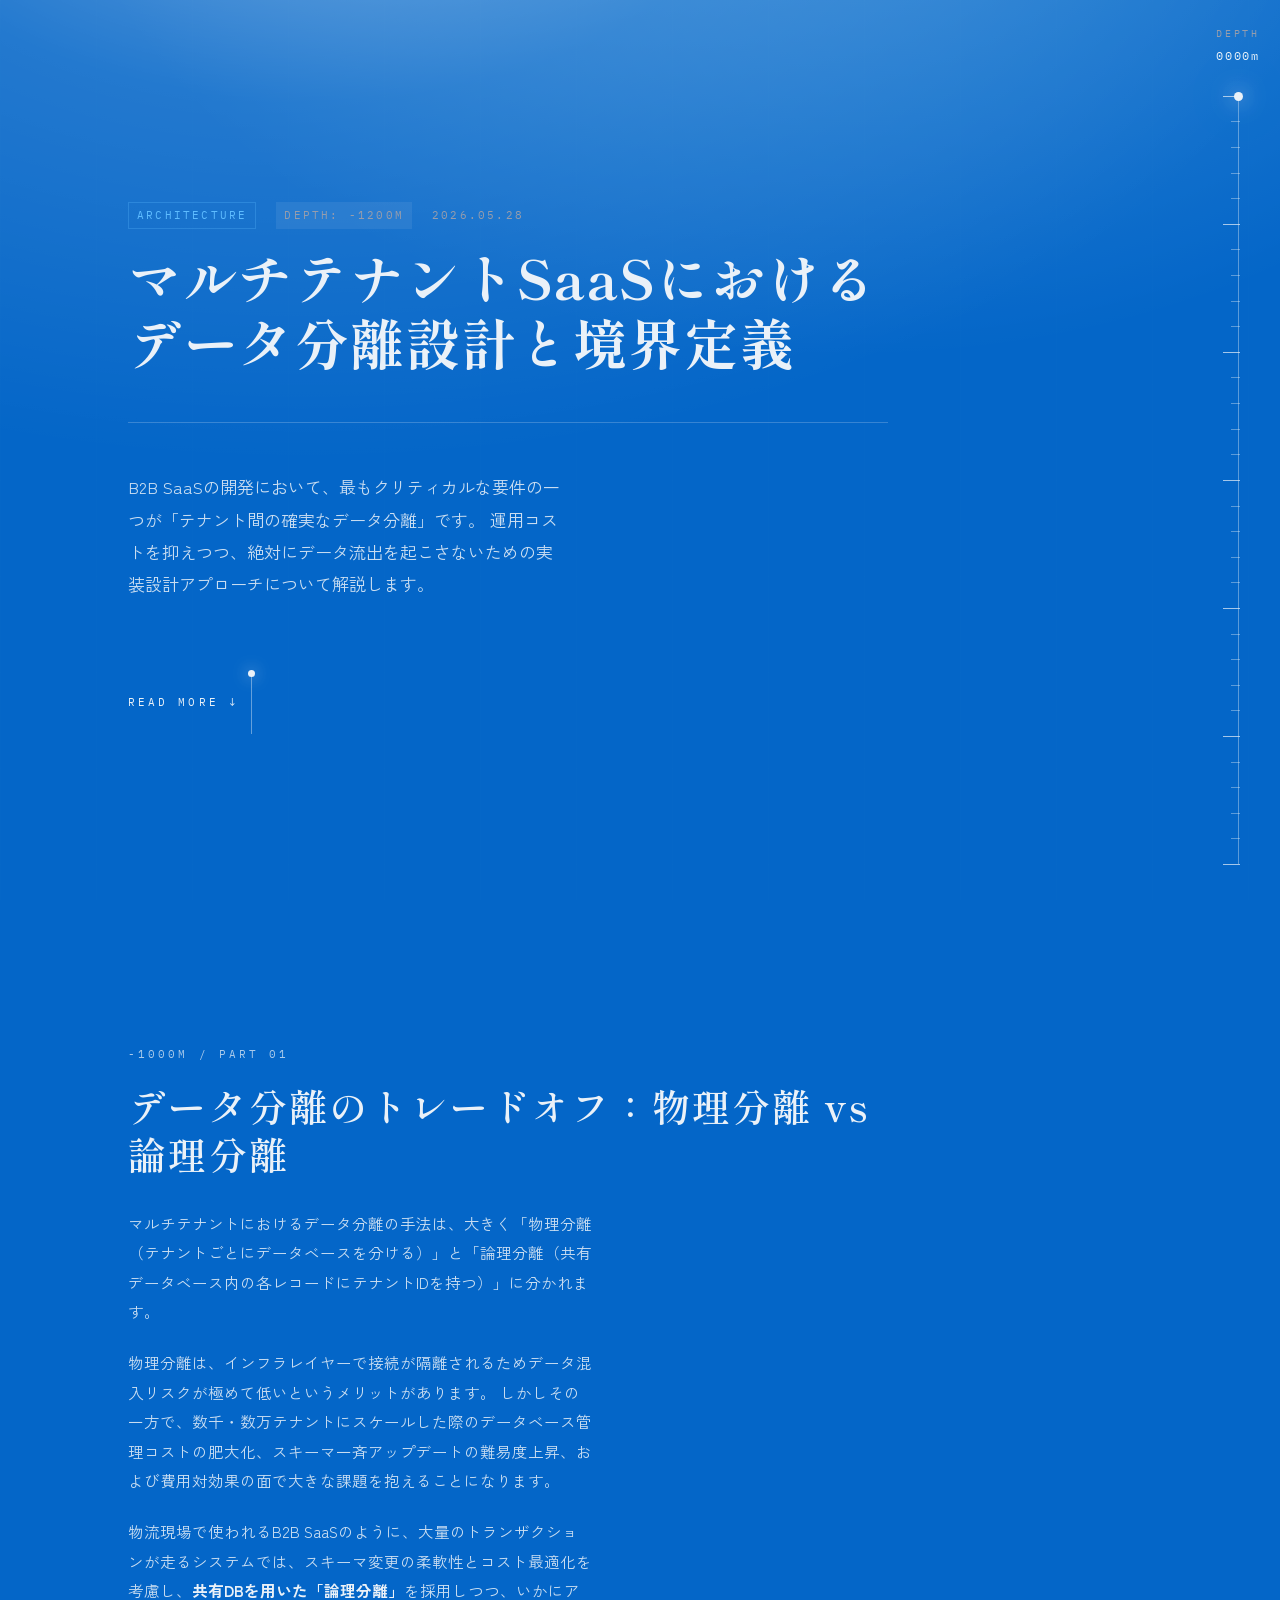
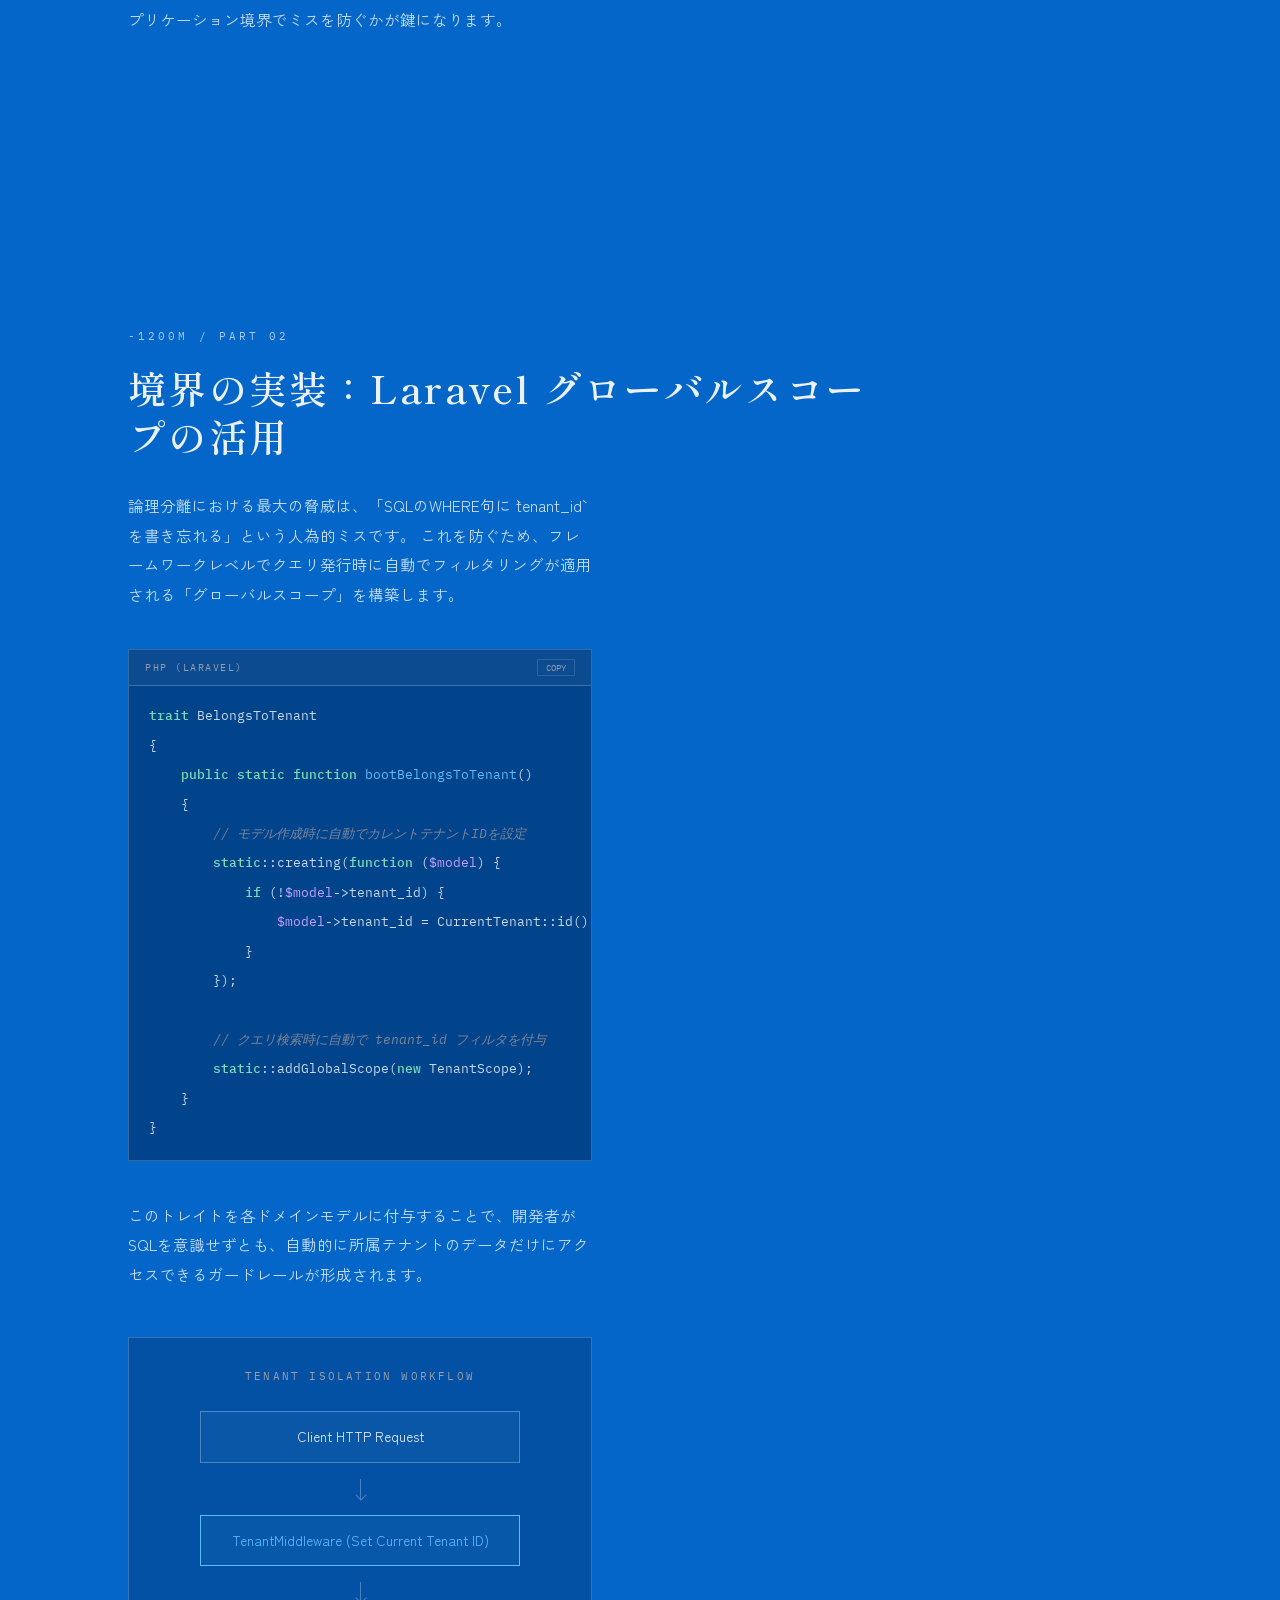
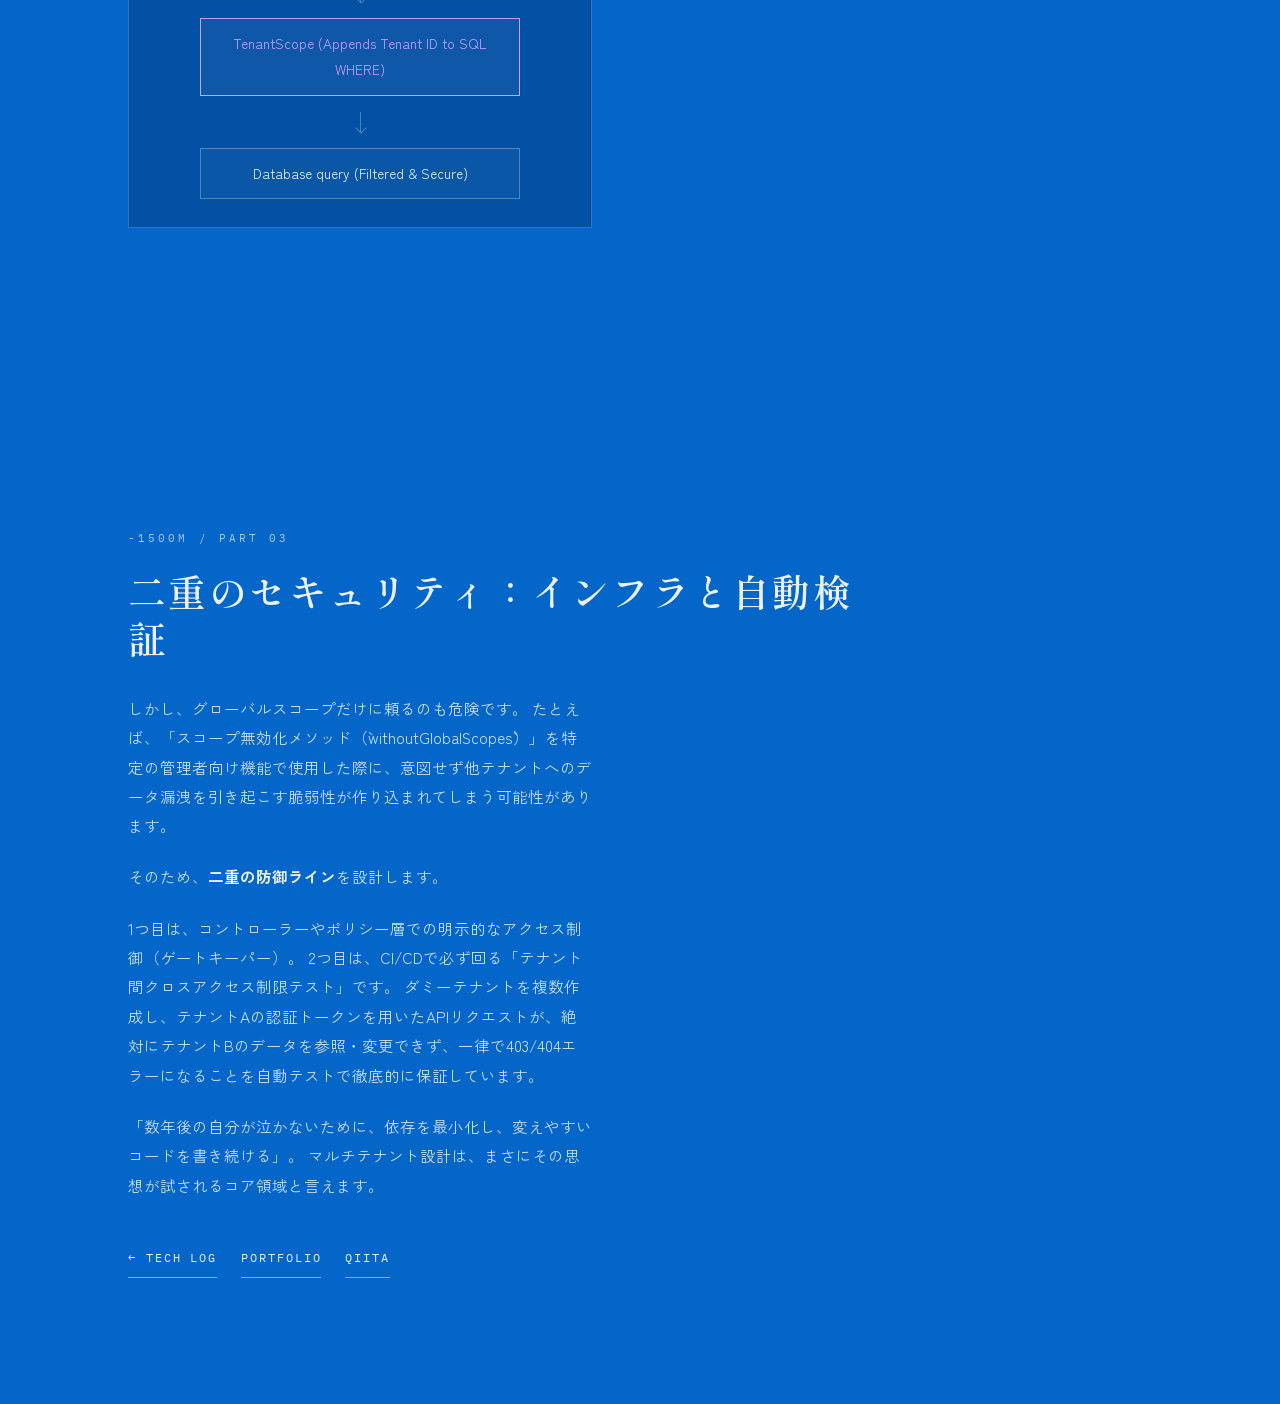
<file: blog/multi-tenant-design.html>
<!doctype html>
<html lang="ja">
  <head>
    <!-- Google Tag Manager -->
    <script>(function(w,d,s,l,i){w[l]=w[l]||[];w[l].push({'gtm.start':
    new Date().getTime(),event:'gtm.js'});var f=d.getElementsByTagName(s)[0],
    j=d.createElement(s),dl=l!='dataLayer'?'&l='+l:'';j.async=true;j.src=
    'https://www.googletagmanager.com/gtm.js?id='+i+dl;f.parentNode.insertBefore(j,f);
    })(window,document,'script','dataLayer','GTM-K39FHRSS');</script>
    <!-- End Google Tag Manager -->
    <meta charset="utf-8">
    <meta name="viewport" content="width=device-width, initial-scale=1">
    <meta
      name="description"
      content="マルチテナントSaaSにおけるデータ分離方式の選定基準と、Laravel Eloquentグローバルスコープを用いた論理分離の確実な実装設計。"
    >
    <link rel="icon" href="../img/favicon.ico">
    <title>マルチテナントSaaSにおけるデータ分離設計 — TECH LOG — 陸駆 Portfolio</title>
    <link rel="preconnect" href="https://fonts.googleapis.com">
    <link rel="preconnect" href="https://fonts.gstatic.com" crossorigin>
    <link
      href="https://fonts.googleapis.com/css2?family=IBM+Plex+Mono:wght@400;500&family=Shippori+Mincho:wght@500;600;800&family=Zen+Kaku+Gothic+New:wght@400;500;700&display=swap"
      rel="stylesheet"
    >
    <link rel="stylesheet" href="../style/styles.css?v=post">
    <link rel="stylesheet" href="../style/blog.css?v=post">
  </head>
  <body>
    <!-- Google Tag Manager (noscript) -->
    <noscript><iframe src="https://www.googletagmanager.com/ns.html?id=GTM-K39FHRSS"
    height="0" width="0" style="display:none;visibility:hidden"></iframe></noscript>
    <!-- End Google Tag Manager (noscript) -->
    <canvas id="marine-snow" aria-hidden="true"></canvas>
    <div class="sun-rays" aria-hidden="true"></div>

    <aside class="dive-meter" aria-label="現在の深度">
      <div class="meter-readout">
        <span class="meter-label">DEPTH</span>
        <span id="depth-value">0000m</span>
      </div>
      <div class="meter-track" aria-hidden="true">
        <div class="meter-ticks"></div>
        <div id="depth-marker" class="depth-marker"></div>
      </div>
    </aside>

    <main>

      <!-- ── Section 0: Hero ──────────────────────────────────────── -->
      <section class="section hero" id="surface" data-depth="0" aria-labelledby="post-title">
        <div class="content hero-content reveal">
          <div class="post-header">
            <div class="post-meta">
              <span class="post-tag">ARCHITECTURE</span>
              <span class="post-depth">DEPTH: -1200M</span>
              <span>2026.05.28</span>
            </div>
            <h1 id="post-title">マルチテナントSaaSにおけるデータ分離設計と境界定義</h1>
          </div>
          <p class="lead">
            B2B SaaSの開発において、最もクリティカルな要件の一つが「テナント間の確実なデータ分離」です。
            運用コストを抑えつつ、絶対にデータ流出を起こさないための実装設計アプローチについて解説します。
          </p>
          <a class="dive-cue" href="#part-1" aria-label="詳細へ進む">
            <span>READ MORE ↓</span>
            <i aria-hidden="true"></i>
          </a>
        </div>
      </section>

      <!-- ── Section 1: DB Isolation ──────────────────────────────── -->
      <section class="section" id="part-1" data-depth="1000" aria-labelledby="section-title-1">
        <div class="content reveal">
          <p class="depth-tag">-1000M / PART 01</p>
          <h2 id="section-title-1">データ分離のトレードオフ：物理分離 vs 論理分離</h2>
          <p>
            マルチテナントにおけるデータ分離の手法は、大きく「物理分離（テナントごとにデータベースを分ける）」と「論理分離（共有データベース内の各レコードにテナントIDを持つ）」に分かれます。
          </p>
          <p>
            物理分離は、インフラレイヤーで接続が隔離されるためデータ混入リスクが極めて低いというメリットがあります。
            しかしその一方で、数千・数万テナントにスケールした際のデータベース管理コストの肥大化、スキーマ一斉アップデートの難易度上昇、および費用対効果の面で大きな課題を抱えることになります。
          </p>
          <p>
            物流現場で使われるB2B SaaSのように、大量のトランザクションが走るシステムでは、スキーマ変更の柔軟性とコスト最適化を考慮し、<strong>共有DBを用いた「論理分離」</strong>を採用しつつ、いかにアプリケーション境界でミスを防ぐかが鍵になります。
          </p>
        </div>
      </section>

      <!-- ── Section 2: Scoping ───────────────────────────────────── -->
      <section class="section" id="part-2" data-depth="2000" aria-labelledby="section-title-2">
        <div class="content reveal">
          <p class="depth-tag">-1200M / PART 02</p>
          <h2 id="section-title-2">境界の実装：Laravel グローバルスコープの活用</h2>
          <p>
            論理分離における最大の脅威は、「SQLのWHERE句に `tenant_id` を書き忘れる」という人為的ミスです。
            これを防ぐため、フレームワークレベルでクエリ発行時に自動でフィルタリングが適用される「グローバルスコープ」を構築します。
          </p>

          <div class="code-container">
            <div class="code-header">
              <span class="code-lang">PHP (Laravel)</span>
              <button class="code-copy-btn" onclick="navigator.clipboard.writeText(this.parentElement.nextElementSibling.innerText).then(() => { this.textContent = 'COPIED'; setTimeout(() => this.textContent = 'COPY', 2000) })">COPY</button>
            </div>
            <pre class="code-body"><code><span class="c-keyword">trait</span> BelongsToTenant
{
    <span class="c-keyword">public static function</span> <span class="c-function">bootBelongsToTenant</span>()
    {
        <span class="c-comment">// モデル作成時に自動でカレントテナントIDを設定</span>
        <span class="c-keyword">static</span>::creating(<span class="c-keyword">function</span> (<span class="c-variable">$model</span>) {
            <span class="c-keyword">if</span> (!<span class="c-variable">$model</span>-&gt;tenant_id) {
                <span class="c-variable">$model</span>-&gt;tenant_id = CurrentTenant::id();
            }
        });

        <span class="c-comment">// クエリ検索時に自動で tenant_id フィルタを付与</span>
        <span class="c-keyword">static</span>::addGlobalScope(<span class="c-keyword">new</span> TenantScope);
    }
}</code></pre>
          </div>

          <p>
            このトレイトを各ドメインモデルに付与することで、開発者がSQLを意識せずとも、自動的に所属テナントのデータだけにアクセスできるガードレールが形成されます。
          </p>

          <div class="diagram-container">
            <div class="diagram-title">TENANT ISOLATION WORKFLOW</div>
            <div class="tenant-diagram">
              <div class="diagram-node">Client HTTP Request</div>
              <div class="diagram-arrow"></div>
              <div class="diagram-node highlight-blue">TenantMiddleware (Set Current Tenant ID)</div>
              <div class="diagram-arrow"></div>
              <div class="diagram-node highlight-purple">TenantScope (Appends Tenant ID to SQL WHERE)</div>
              <div class="diagram-arrow"></div>
              <div class="diagram-node">Database query (Filtered & Secure)</div>
            </div>
          </div>
        </div>
      </section>

      <!-- ── Section 3: Verification ──────────────────────────────── -->
      <section class="section" id="part-3" data-depth="3000" aria-labelledby="section-title-3">
        <div class="content reveal">
          <p class="depth-tag">-1500M / PART 03</p>
          <h2 id="section-title-3">二重のセキュリティ：インフラと自動検証</h2>
          <p>
            しかし、グローバルスコープだけに頼るのも危険です。
            たとえば、「スコープ無効化メソッド（`withoutGlobalScopes`）」を特定の管理者向け機能で使用した際に、意図せず他テナントへのデータ漏洩を引き起こす脆弱性が作り込まれてしまう可能性があります。
          </p>
          <p>
            そのため、<strong>二重の防御ライン</strong>を設計します。
          </p>
          <p>
            1つ目は、コントローラーやポリシー層での明示的なアクセス制御（ゲートキーパー）。
            2つ目は、CI/CDで必ず回る「テナント間クロスアクセス制限テスト」です。
            ダミーテナントを複数作成し、テナントAの認証トークンを用いたAPIリクエストが、絶対にテナントBのデータを参照・変更できず、一律で403/404エラーになることを自動テストで徹底的に保証しています。
          </p>
          <p>
            「数年後の自分が泣かないために、依存を最小化し、変えやすいコードを書き続ける」。
            マルチテナント設計は、まさにその思想が試されるコア領域と言えます。
          </p>

          <nav class="links" aria-label="ページリンク">
            <a href="../blog.html" class="back-link">← TECH LOG</a>
            <a href="../index.html">PORTFOLIO</a>
            <a href="https://qiita.com/dialog-riku" target="_blank" rel="noreferrer">QIITA</a>
          </nav>
        </div>
      </section>

    </main>

    <script src="../js/script.js?v=post"></script>
  </body>
</html>
</file>
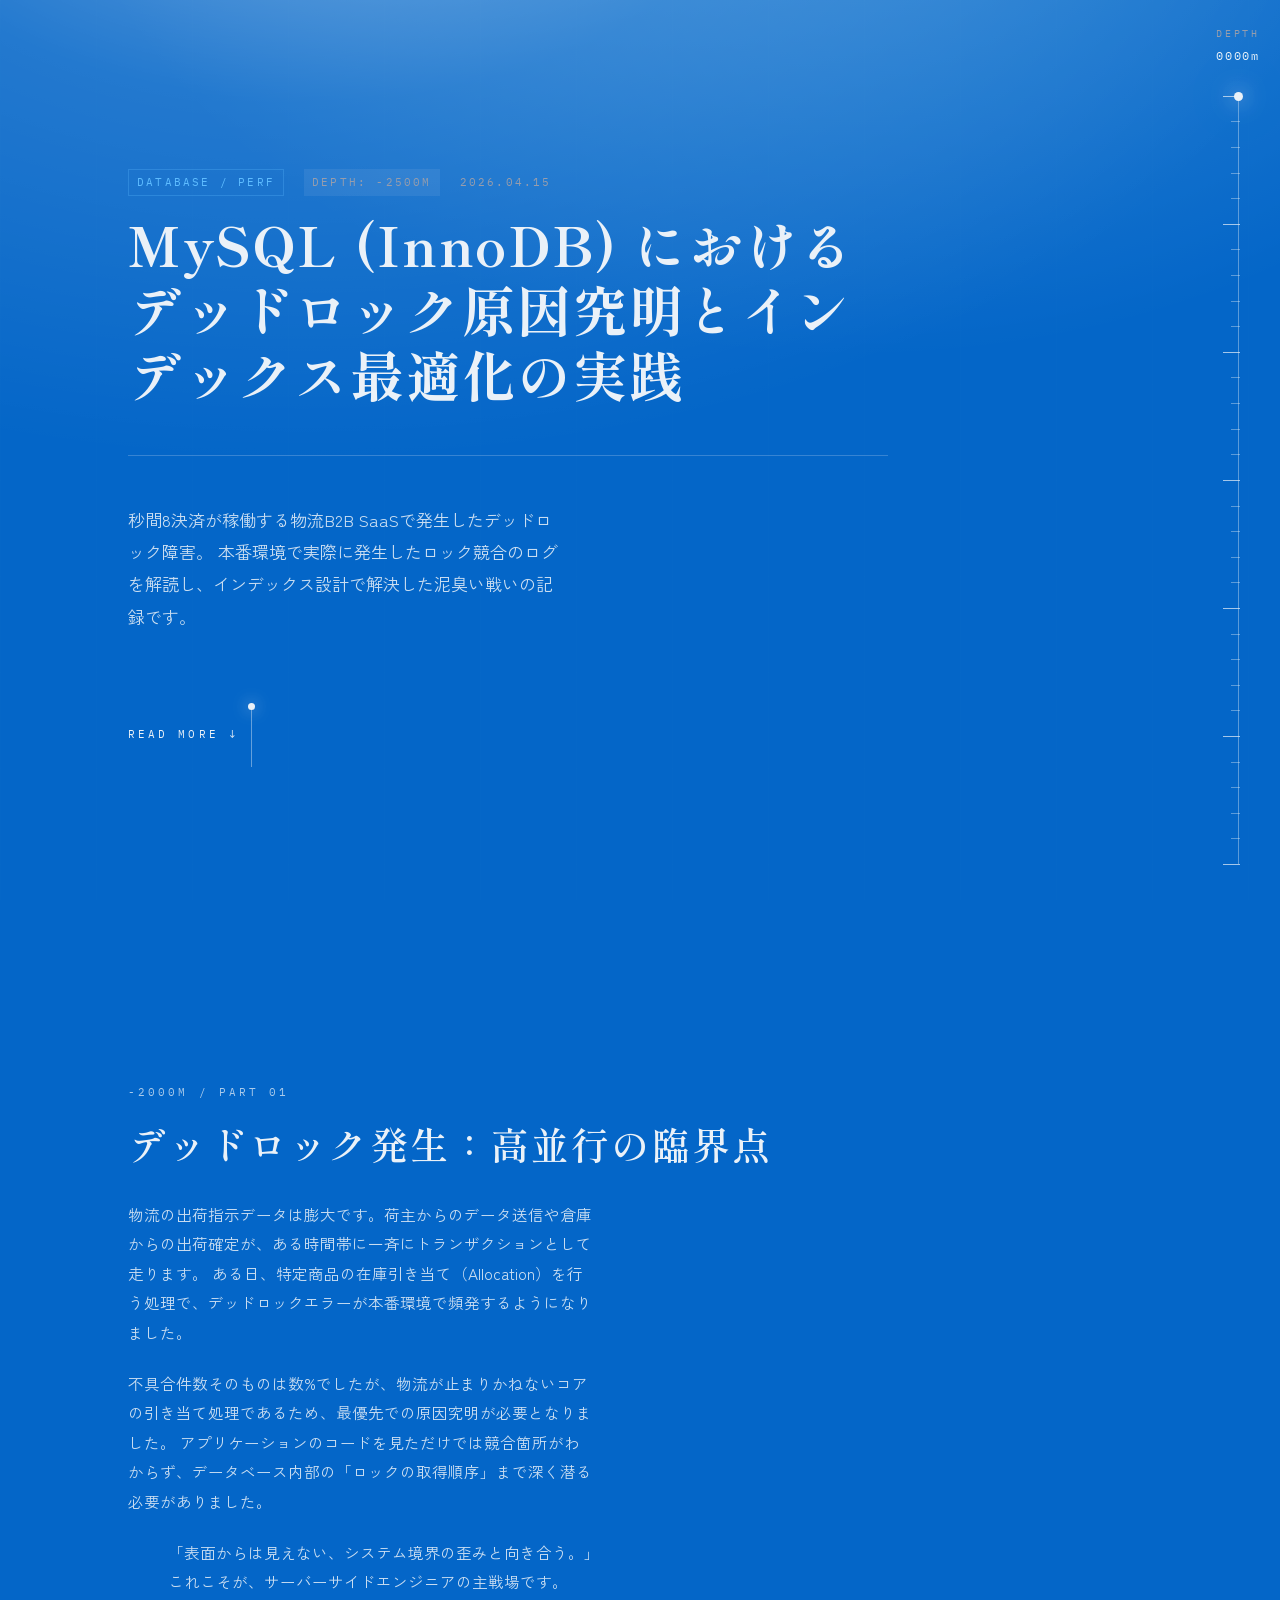
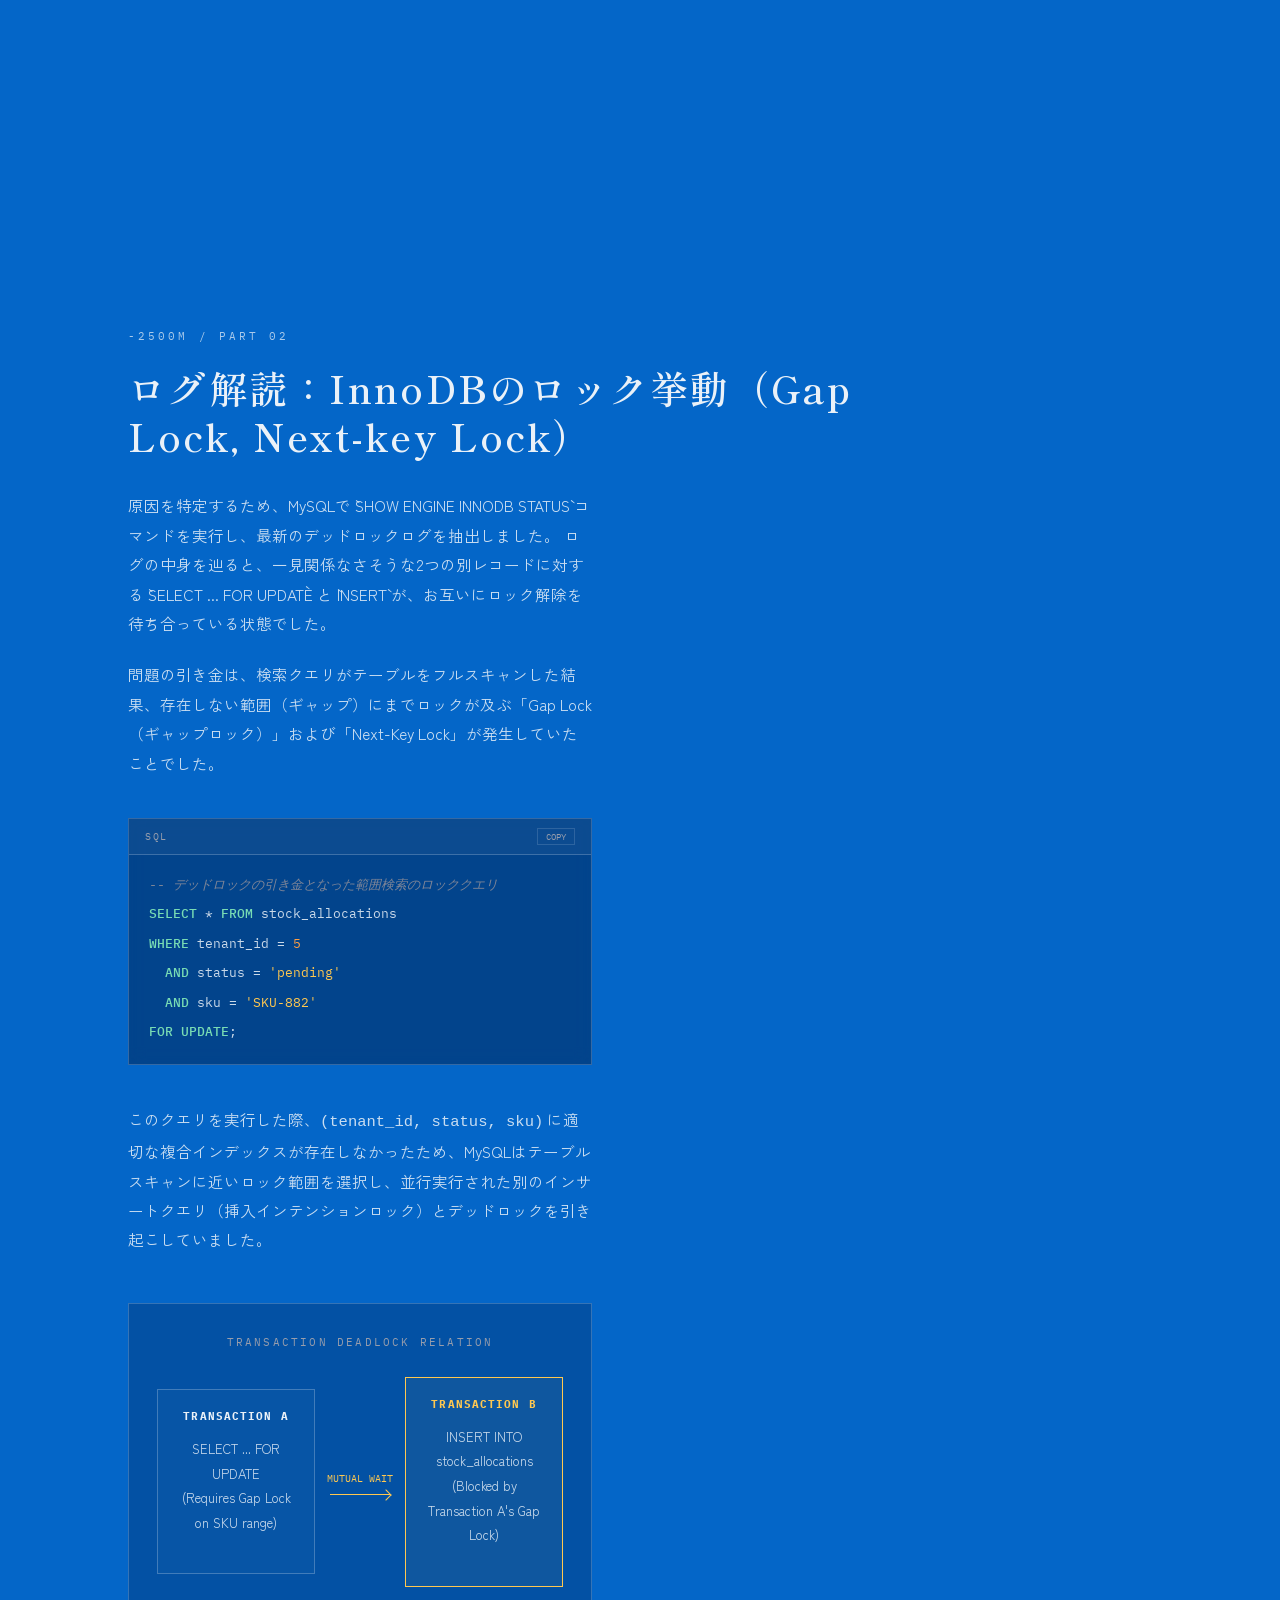
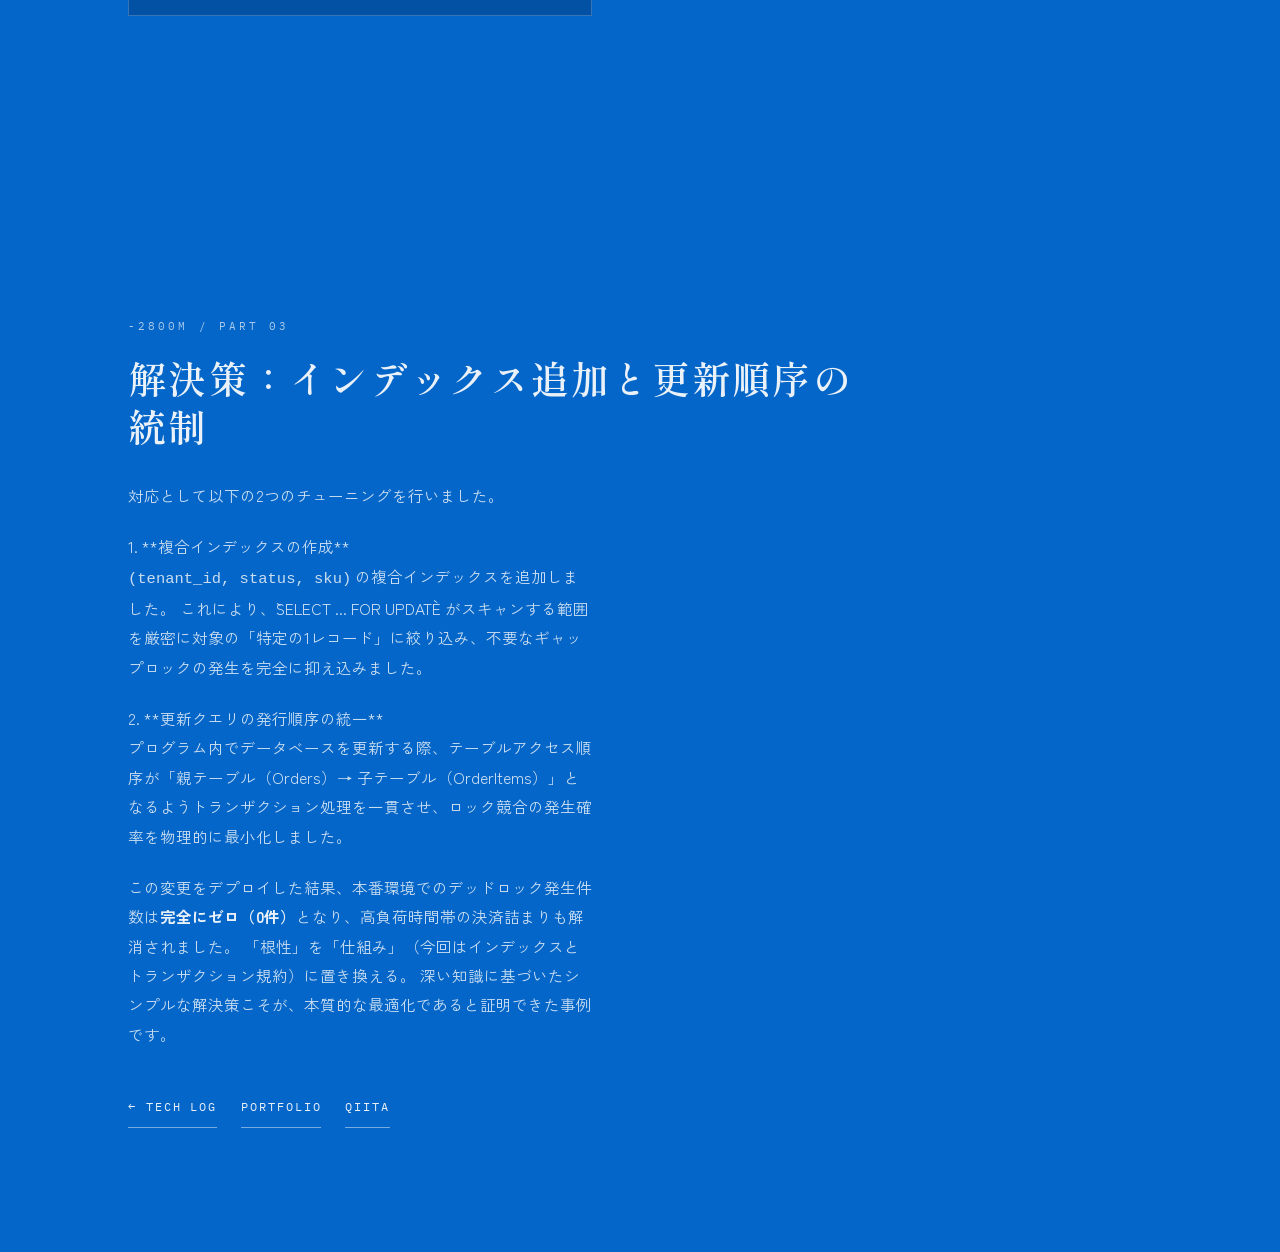
<file: blog/mysql-deadlock-optimization.html>
<!doctype html>
<html lang="ja">
  <head>
    <!-- Google Tag Manager -->
    <script>(function(w,d,s,l,i){w[l]=w[l]||[];w[l].push({'gtm.start':
    new Date().getTime(),event:'gtm.js'});var f=d.getElementsByTagName(s)[0],
    j=d.createElement(s),dl=l!='dataLayer'?'&l='+l:'';j.async=true;j.src=
    'https://www.googletagmanager.com/gtm.js?id='+i+dl;f.parentNode.insertBefore(j,f);
    })(window,document,'script','dataLayer','GTM-K39FHRSS');</script>
    <!-- End Google Tag Manager -->
    <meta charset="utf-8">
    <meta name="viewport" content="width=device-width, initial-scale=1">
    <meta
      name="description"
      content="高並行トランザクション環境下で発生するMySQLデッドロックのログ解読から、InnoDBのロック機構に基づいたインデックス最適化による恒久対応までのエンジニアリング。"
    >
    <link rel="icon" href="../img/favicon.ico">
    <title>MySQLデッドロック究明とインデックス最適化 — TECH LOG — 陸駆 Portfolio</title>
    <link rel="preconnect" href="https://fonts.googleapis.com">
    <link rel="preconnect" href="https://fonts.gstatic.com" crossorigin>
    <link
      href="https://fonts.googleapis.com/css2?family=IBM+Plex+Mono:wght@400;500&family=Shippori+Mincho:wght@500;600;800&family=Zen+Kaku+Gothic+New:wght@400;500;700&display=swap"
      rel="stylesheet"
    >
    <link rel="stylesheet" href="../style/styles.css?v=post">
    <link rel="stylesheet" href="../style/blog.css?v=post">
  </head>
  <body>
    <!-- Google Tag Manager (noscript) -->
    <noscript><iframe src="https://www.googletagmanager.com/ns.html?id=GTM-K39FHRSS"
    height="0" width="0" style="display:none;visibility:hidden"></iframe></noscript>
    <!-- End Google Tag Manager (noscript) -->
    <canvas id="marine-snow" aria-hidden="true"></canvas>
    <div class="sun-rays" aria-hidden="true"></div>

    <aside class="dive-meter" aria-label="現在の深度">
      <div class="meter-readout">
        <span class="meter-label">DEPTH</span>
        <span id="depth-value">0000m</span>
      </div>
      <div class="meter-track" aria-hidden="true">
        <div class="meter-ticks"></div>
        <div id="depth-marker" class="depth-marker"></div>
      </div>
    </aside>

    <main>

      <!-- ── Section 0: Hero ──────────────────────────────────────── -->
      <section class="section hero" id="surface" data-depth="0" aria-labelledby="post-title">
        <div class="content hero-content reveal">
          <div class="post-header">
            <div class="post-meta">
              <span class="post-tag">DATABASE / PERF</span>
              <span class="post-depth">DEPTH: -2500M</span>
              <span>2026.04.15</span>
            </div>
            <h1 id="post-title">MySQL (InnoDB) におけるデッドロック原因究明とインデックス最適化の実践</h1>
          </div>
          <p class="lead">
            秒間8決済が稼働する物流B2B SaaSで発生したデッドロック障害。
            本番環境で実際に発生したロック競合のログを解読し、インデックス設計で解決した泥臭い戦いの記録です。
          </p>
          <a class="dive-cue" href="#part-1" aria-label="詳細へ進む">
            <span>READ MORE ↓</span>
            <i aria-hidden="true"></i>
          </a>
        </div>
      </section>

      <!-- ── Section 1: Deadlock ──────────────────────────────────── -->
      <section class="section" id="part-1" data-depth="1000" aria-labelledby="section-title-1">
        <div class="content reveal">
          <p class="depth-tag">-2000M / PART 01</p>
          <h2 id="section-title-1">デッドロック発生：高並行の臨界点</h2>
          <p>
            物流の出荷指示データは膨大です。荷主からのデータ送信や倉庫からの出荷確定が、ある時間帯に一斉にトランザクションとして走ります。
            ある日、特定商品の在庫引き当て（Allocation）を行う処理で、デッドロックエラーが本番環境で頻発するようになりました。
          </p>
          <p>
            不具合件数そのものは数%でしたが、物流が止まりかねないコアの引き当て処理であるため、最優先での原因究明が必要となりました。
            アプリケーションのコードを見ただけでは競合箇所がわからず、データベース内部の「ロックの取得順序」まで深く潜る必要がありました。
          </p>
          <blockquote>
            <p>
              「表面からは見えない、システム境界の歪みと向き合う。」<br>
              これこそが、サーバーサイドエンジニアの主戦場です。
            </p>
          </blockquote>
        </div>
      </section>

      <!-- ── Section 2: Log analysis ──────────────────────────────── -->
      <section class="section" id="part-2" data-depth="2000" aria-labelledby="section-title-2">
        <div class="content reveal">
          <p class="depth-tag">-2500M / PART 02</p>
          <h2 id="section-title-2">ログ解読：InnoDBのロック挙動（Gap Lock, Next-key Lock）</h2>
          <p>
            原因を特定するため、MySQLで `SHOW ENGINE INNODB STATUS` コマンドを実行し、最新のデッドロックログを抽出しました。
            ログの中身を辿ると、一見関係なさそうな2つの別レコードに対する `SELECT ... FOR UPDATE` と `INSERT` が、お互いにロック解除を待ち合っている状態でした。
          </p>
          <p>
            問題の引き金は、検索クエリがテーブルをフルスキャンした結果、存在しない範囲（ギャップ）にまでロックが及ぶ「Gap Lock（ギャップロック）」および「Next-Key Lock」が発生していたことでした。
          </p>

          <div class="code-container">
            <div class="code-header">
              <span class="code-lang">SQL</span>
              <button class="code-copy-btn" onclick="navigator.clipboard.writeText(this.parentElement.nextElementSibling.innerText).then(() => { this.textContent = 'COPIED'; setTimeout(() => this.textContent = 'COPY', 2000) })">COPY</button>
            </div>
            <pre class="code-body"><code><span class="c-comment">-- デッドロックの引き金となった範囲検索のロッククエリ</span>
<span class="c-keyword">SELECT</span> * <span class="c-keyword">FROM</span> stock_allocations 
<span class="c-keyword">WHERE</span> tenant_id = <span class="c-number">5</span> 
  <span class="c-keyword">AND</span> status = <span class="c-string">'pending'</span> 
  <span class="c-keyword">AND</span> sku = <span class="c-string">'SKU-882'</span> 
<span class="c-keyword">FOR UPDATE</span>;</code></pre>
          </div>

          <p>
            このクエリを実行した際、<code>(tenant_id, status, sku)</code> に適切な複合インデックスが存在しなかったため、MySQLはテーブルスキャンに近いロック範囲を選択し、並行実行された別のインサートクエリ（挿入インテンションロック）とデッドロックを引き起こしていました。
          </p>

          <div class="diagram-container">
            <div class="diagram-title">TRANSACTION DEADLOCK RELATION</div>
            <div class="lock-diagram">
              <div class="lock-tx">
                <h4>TRANSACTION A</h4>
                <p>SELECT ... FOR UPDATE<br>(Requires Gap Lock on SKU range)</p>
              </div>
              <div class="lock-relation">
                <span>MUTUAL WAIT</span>
                <div class="lock-line"></div>
              </div>
              <div class="lock-tx waiting">
                <h4>TRANSACTION B</h4>
                <p>INSERT INTO stock_allocations<br>(Blocked by Transaction A's Gap Lock)</p>
              </div>
            </div>
          </div>
        </div>
      </section>

      <!-- ── Section 3: Resolution ────────────────────────────────── -->
      <section class="section" id="part-3" data-depth="3000" aria-labelledby="section-title-3">
        <div class="content reveal">
          <p class="depth-tag">-2800M / PART 03</p>
          <h2 id="section-title-3">解決策：インデックス追加と更新順序の統制</h2>
          <p>
            対応として以下の2つのチューニングを行いました。
          </p>
          <p>
            1. **複合インデックスの作成**<br>
            <code>(tenant_id, status, sku)</code> の複合インデックスを追加しました。
            これにより、`SELECT ... FOR UPDATE` がスキャンする範囲を厳密に対象の「特定の1レコード」に絞り込み、不要なギャップロックの発生を完全に抑え込みました。
          </p>
          <p>
            2. **更新クエリの発行順序の統一**<br>
            プログラム内でデータベースを更新する際、テーブルアクセス順序が「親テーブル（Orders）→ 子テーブル（OrderItems）」となるようトランザクション処理を一貫させ、ロック競合の発生確率を物理的に最小化しました。
          </p>
          <p>
            この変更をデプロイした結果、本番環境でのデッドロック発生件数は<strong>完全にゼロ（0件）</strong>となり、高負荷時間帯の決済詰まりも解消されました。
            「根性」を「仕組み」（今回はインデックスとトランザクション規約）に置き換える。
            深い知識に基づいたシンプルな解決策こそが、本質的な最適化であると証明できた事例です。
          </p>

          <nav class="links" aria-label="ページリンク">
            <a href="../blog.html" class="back-link">← TECH LOG</a>
            <a href="../index.html">PORTFOLIO</a>
            <a href="https://qiita.com/dialog-riku" target="_blank" rel="noreferrer">QIITA</a>
          </nav>
        </div>
      </section>

    </main>

    <script src="../js/script.js?v=post"></script>
  </body>
</html>
</file>
<file: style/styles.css>
:root {
  --surface: #0466c8;
  --shallow: #0353a4;
  --photic: #023e7d;
  --meso: #002855;
  --bathy: #001845;
  --floor: #001233;
  --muted-1: #33415c;
  --muted-2: #5c677d;
  --muted-3: #7d8597;
  --muted-4: #979dac;
  --ink: #eaf1f8;
  --ink-body: rgba(234, 241, 248, 0.86);
  --ink-soft: rgba(234, 241, 248, 0.72);
  --line: rgba(234, 241, 248, 0.22);
  --panel: rgba(0, 18, 51, 0.24);
  --meter-width: 84px;
  color-scheme: dark;
}

* {
  box-sizing: border-box;
}

html {
  scroll-behavior: smooth;
  scroll-snap-type: y proximity;
}

body {
  margin: 0;
  min-width: 320px;
  background: var(--surface);
  color: var(--ink);
  font-family: "Zen Kaku Gothic New", system-ui, sans-serif;
  font-size: 15.5px;
  line-height: 1.9;
  overflow-x: hidden;
  transition: background-color 0.18s linear;
}

body.is-in-sky {
  color-scheme: light;
}

body::before {
  position: fixed;
  inset: 0;
  z-index: -3;
  content: "";
  background:
    linear-gradient(90deg, rgba(234, 241, 248, 0.06) 1px, transparent 1px),
    linear-gradient(180deg, rgba(234, 241, 248, 0.04) 1px, transparent 1px);
  background-size: 96px 96px;
  opacity: 0.18;
  pointer-events: none;
}

a {
  color: inherit;
  text-decoration: none;
}

a:focus-visible,
button:focus-visible {
  outline: 2px solid var(--ink);
  outline-offset: 4px;
}

p {
  max-width: 58ch;
  margin: 0 0 1.35rem;
  color: var(--ink-body);
}

strong {
  color: var(--ink);
  font-weight: 700;
}

h1,
h2,
h3 {
  margin: 0;
  color: var(--ink);
  font-family: "Shippori Mincho", serif;
  font-weight: 600;
  line-height: 1.25;
}

h1 {
  font-size: clamp(44px, 8vw, 104px);
  font-weight: 800;
  letter-spacing: 0.04em;
  line-height: 1.08;
}

h2 {
  max-width: 760px;
  margin-bottom: 2rem;
  font-size: clamp(26px, 3.4vw, 38px);
  letter-spacing: 0.06em;
}

h3 {
  margin-bottom: 0.65rem;
  font-size: 21px;
}

main {
  position: relative;
  z-index: 1;
}

.section {
  min-height: 100vh;
  padding: 14vh calc(12vw + var(--meter-width)) 14vh 10vw;
  display: grid;
  align-items: center;
}

.content {
  width: min(760px, 100%);
}

.split {
  width: min(980px, 100%);
  display: grid;
  grid-template-columns: minmax(0, 1fr) minmax(260px, 340px);
  gap: clamp(36px, 7vw, 84px);
  align-items: start;
}

.kicker,
.depth-tag,
.hero-sub,
.meter-label,
.meter-readout,
.work-index,
.chips,
.links,
.ai-flow span,
.sky-principles span {
  font-family: "IBM Plex Mono", ui-monospace, monospace;
}

.kicker,
.depth-tag {
  margin-bottom: 1.1rem;
  color: var(--ink-soft);
  font-size: 11px;
  letter-spacing: 0.28em;
}

.hero {
  scroll-snap-align: start;
}

.sky {
  --ink: #10243a;
  --ink-body: rgba(16, 36, 58, 0.78);
  --ink-soft: rgba(16, 36, 58, 0.55);
  --line: rgba(16, 36, 58, 0.18);
  position: fixed;
  inset: 0;
  z-index: 20;
  display: grid;
  align-items: center;
  padding: 14vh calc(12vw + var(--meter-width)) 14vh 10vw;
  /* 初期状態：画面上に隠れている */
  transform: translateY(-100%);
  will-change: transform;
  background:
    linear-gradient(
      180deg,
      rgba(255, 255, 255, 1) 0%,
      rgba(246, 251, 255, 1) 50%,
      rgba(209, 233, 248, 1) 80%,
      rgba(160, 210, 248, 1) 100%
    ),
    linear-gradient(90deg, rgba(16, 36, 58, 0.05) 1px, transparent 1px),
    linear-gradient(180deg, rgba(16, 36, 58, 0.04) 1px, transparent 1px);
  background-size:
    auto,
    112px 112px,
    112px 112px;
}

/* sky が完全に表示された状態 */
.sky.is-landing {
  transform: translateY(0);
}

/* hero との境目グラデーション：sky の底辺に */
.sky::after {
  position: absolute;
  right: 0;
  bottom: -80px;
  left: 0;
  height: 80px;
  content: "";
  overflow: visible;
  background: linear-gradient(
    180deg,
    rgba(160, 210, 248, 0.85) 0%,
    rgba(4, 102, 200, 0) 100%
  );
  pointer-events: none;
}

.sky-content {
  width: min(900px, 100%);
  z-index: 1;
  opacity: 0;
  transform: translateY(20px);
  transition:
    opacity 0.5s ease,
    transform 0.5s ease;
}

.sky-content.is-visible-sky {
  opacity: 1;
  transform: translateY(0);
}

.sky h2 {
  max-width: 680px;
}

.sky-lead {
  max-width: 46ch;
  font-size: clamp(17px, 2vw, 21px);
}

.sky-principles {
  display: grid;
  grid-template-columns: repeat(3, minmax(0, 1fr));
  gap: 18px;
  margin: 2.6rem 0 2rem;
}

.sky-principles article {
  border-top: 1px solid var(--line);
  padding-top: 18px;
}

.sky-principles span {
  display: inline-block;
  margin-bottom: 0.7rem;
  color: rgba(16, 36, 58, 0.48);
  font-size: 11px;
  letter-spacing: 0.22em;
}

.sky-principles h3 {
  font-size: 20px;
}

.sky-principles p {
  margin-bottom: 0;
}

.sky-note {
  max-width: 34ch;
  margin-top: 2.4rem;
  color: rgba(16, 36, 58, 0.62);
  font-family: "Shippori Mincho", serif;
  font-size: clamp(18px, 2vw, 24px);
  line-height: 1.7;
}

.hero {
  align-items: center;
  min-height: 100svh;
}

.hero-content {
  padding-top: 4vh;
}

.hero-sub {
  margin: 1.15rem 0 1.6rem;
  color: rgba(234, 241, 248, 0.75);
  font-size: clamp(15px, 1.6vw, 20px);
  letter-spacing: 0.55em;
}

.lead {
  max-width: 48ch;
  font-size: 17px;
}

.sun-rays {
  position: fixed;
  inset: -20vh -10vw auto -10vw;
  z-index: -2;
  height: 74vh;
  background:
    radial-gradient(
      ellipse at 28% 0%,
      rgba(255, 255, 255, 0.42),
      rgba(255, 255, 255, 0.12) 30%,
      transparent 68%
    ),
    radial-gradient(
      ellipse at 64% -8%,
      rgba(196, 232, 255, 0.28),
      transparent 58%
    );
  mix-blend-mode: screen;
  pointer-events: none;
  transition: opacity 0.18s linear;
}

#marine-snow {
  position: fixed;
  inset: 0;
  z-index: -1;
  width: 100vw;
  height: 100vh;
  pointer-events: none;
}

.dive-cue {
  position: relative;
  display: inline-grid;
  grid-template-columns: auto 16px;
  gap: 12px;
  align-items: center;
  margin-top: 3rem;
  color: var(--ink);
  font-family: "IBM Plex Mono", ui-monospace, monospace;
  font-size: 11px;
  letter-spacing: 0.28em;
}

.dive-cue i {
  position: relative;
  width: 1px;
  height: 64px;
  background: rgba(234, 241, 248, 0.42);
}

.dive-cue i::after {
  position: absolute;
  top: 0;
  left: -3px;
  width: 7px;
  height: 7px;
  border-radius: 50%;
  content: "";
  background: var(--ink);
  box-shadow: 0 0 16px rgba(234, 241, 248, 0.8);
  animation: dive-dot 1.8s ease-in-out infinite;
}

.dive-meter {
  position: fixed;
  top: 0;
  right: 0;
  z-index: 10;
  width: var(--meter-width);
  height: 100svh;
  display: grid;
  grid-template-rows: auto 1fr;
  justify-items: center;
  padding: 24px 0;
  pointer-events: none;
}

.meter-readout {
  display: grid;
  justify-items: center;
  gap: 2px;
  color: var(--ink);
  font-size: 12px;
  letter-spacing: 0.16em;
}

.meter-label {
  color: var(--muted-4);
  font-size: 10px;
  letter-spacing: 0.26em;
}

.meter-track {
  position: relative;
  width: 40px;
  margin-top: 28px;
  margin-bottom: 12px;
}

.meter-track::before {
  position: absolute;
  top: 0;
  bottom: 0;
  left: 50%;
  width: 1px;
  content: "";
  background: rgba(234, 241, 248, 0.38);
}

body.is-in-sky .meter-readout,
body.is-in-sky .meter-label {
  color: rgba(16, 36, 58, 0.74);
}

body.is-in-sky .meter-track::before,
body.is-in-sky .meter-ticks span {
  background: rgba(16, 36, 58, 0.34);
}

body.is-in-sky .meter-ticks span.major {
  background: rgba(16, 36, 58, 0.58);
}

body.is-in-sky .depth-marker {
  background: #10243a;
  box-shadow:
    0 0 18px rgba(255, 255, 255, 0.9),
    0 0 32px rgba(4, 102, 200, 0.26);
}

.meter-ticks {
  position: absolute;
  inset: 0;
}

.meter-ticks span {
  position: absolute;
  right: 18px;
  width: 9px;
  height: 1px;
  background: rgba(234, 241, 248, 0.38);
}

.meter-ticks span.major {
  width: 17px;
  background: rgba(234, 241, 248, 0.7);
}

.depth-marker {
  position: absolute;
  left: 50%;
  width: 9px;
  height: 9px;
  border-radius: 999px;
  background: var(--ink);
  box-shadow:
    0 0 20px rgba(234, 241, 248, 0.9),
    0 0 42px rgba(94, 188, 255, 0.75);
  transform: translate(-4px, -4px);
}

/* ── Instrument panel (2セクション目) ───────────────────────────── */

.about-content {
  width: min(860px, 100%);
}

.instrument-panel {
  margin: 2.4rem 0 2rem;
  border: 1px solid var(--line);
  background: var(--panel);
}

/* ゲージ行（ドーナツ＋凡例） */
.gauges {
  display: grid;
  grid-template-columns: 160px 1fr;
  gap: 28px;
  align-items: center;
  padding: 24px 28px;
  border-bottom: 1px solid var(--line);
}

/* ドーナツチャート */
.donut-wrap {
  position: relative;
  width: 160px;
  height: 160px;
  flex-shrink: 0;
}

.donut-chart {
  width: 160px;
  height: 160px;
  transform: rotate(-90deg);
}

/* セグメントカラー: 4色 */
:root {
  --seg-0: rgba(94, 188, 255, 1); /* LARAVEL — 青 */
  --seg-1: rgba(120, 220, 180, 1); /* AI      — 緑 */
  --seg-2: rgba(255, 200, 80, 1); /* DESIGN  — 黄 */
  --seg-3: rgba(200, 160, 255, 1); /* LEAD    — 紫 */
}

.donut-seg {
  fill: none;
  stroke-width: 22;
  stroke-linecap: butt;
  /* circumference = 2π×56 ≈ 351.86 */
  stroke-dasharray: 0 351.86; /* JS でアニメーション */
  transition:
    stroke-dasharray 1.2s cubic-bezier(0.16, 1, 0.3, 1),
    stroke-dashoffset 1.2s cubic-bezier(0.16, 1, 0.3, 1),
    opacity 0.2s;
}

.donut-seg:nth-child(1) {
  stroke: var(--seg-0);
}
.donut-seg:nth-child(2) {
  stroke: var(--seg-1);
}
.donut-seg:nth-child(3) {
  stroke: var(--seg-2);
}
.donut-seg:nth-child(4) {
  stroke: var(--seg-3);
}

.donut-seg:not(.is-active) {
  opacity: 0.35;
}

.donut-seg.is-active {
  opacity: 1;
}

/* 中央テキスト */
.donut-center {
  position: absolute;
  inset: 0;
  display: flex;
  flex-direction: column;
  align-items: center;
  justify-content: center;
  gap: 3px;
  pointer-events: none;
}

.donut-pct {
  color: var(--ink);
  font-family: "IBM Plex Mono", ui-monospace, monospace;
  font-size: 22px;
  font-weight: 500;
  letter-spacing: 0.02em;
  line-height: 1;
}

.donut-name {
  color: var(--muted-4);
  font-family: "IBM Plex Mono", ui-monospace, monospace;
  font-size: 9px;
  letter-spacing: 0.22em;
}

/* 凡例 */
.donut-legend {
  display: grid;
  gap: 6px;
}

.legend-item {
  display: flex;
  align-items: center;
  gap: 10px;
  padding: 8px 10px;
  background: none;
  border: 1px solid transparent;
  color: var(--ink-body);
  font-family: "IBM Plex Mono", ui-monospace, monospace;
  font-size: 11px;
  letter-spacing: 0.14em;
  cursor: pointer;
  transition:
    background 0.15s,
    border-color 0.15s;
  text-align: left;
}

.legend-item:hover {
  background: rgba(234, 241, 248, 0.04);
}

.legend-item.is-active {
  border-color: var(--line);
  background: rgba(234, 241, 248, 0.05);
  color: var(--ink);
}

.legend-dot {
  width: 8px;
  height: 8px;
  border-radius: 50%;
  flex-shrink: 0;
}

.legend-dot[style="--c:0"] {
  background: var(--seg-0);
}
.legend-dot[style="--c:1"] {
  background: var(--seg-1);
}
.legend-dot[style="--c:2"] {
  background: var(--seg-2);
}
.legend-dot[style="--c:3"] {
  background: var(--seg-3);
}

.legend-pct {
  margin-left: auto;
  color: var(--muted-4);
  font-size: 10px;
}

/* 詳細パネル */
.gauge-panels {
  padding: 24px 28px 28px;
}

.gauge-panel {
  display: none;
}

.gauge-panel.is-active {
  display: block;
  animation: panel-in 0.3s ease;
}

@keyframes panel-in {
  from {
    opacity: 0;
    transform: translateY(6px);
  }
  to {
    opacity: 1;
    transform: translateY(0);
  }
}

.gauge-panel-title {
  margin: 0 0 14px;
  color: var(--ink);
  font-family: "IBM Plex Mono", ui-monospace, monospace;
  font-size: 11px;
  letter-spacing: 0.18em;
  max-width: none;
}

.gauge-panel-list {
  list-style: none;
  padding: 0;
  margin: 0 0 16px;
  display: grid;
  gap: 8px;
}

.gauge-panel-list li {
  padding-left: 16px;
  position: relative;
  color: var(--ink-body);
  font-size: 14px;
  line-height: 1.65;
}

.gauge-panel-list li::before {
  content: "—";
  position: absolute;
  left: 0;
  color: rgba(94, 188, 255, 0.55);
  font-family: "IBM Plex Mono", ui-monospace, monospace;
  font-size: 11px;
  top: 2px;
}

.gauge-panel-chips {
  list-style: none;
  padding: 0;
  margin: 0;
  display: flex;
  flex-wrap: wrap;
  gap: 8px;
}

.gauge-panel-chips li {
  border: 1px solid rgba(94, 188, 255, 0.28);
  padding: 4px 10px;
  color: rgba(94, 188, 255, 0.75);
  font-family: "IBM Plex Mono", ui-monospace, monospace;
  font-size: 10px;
  letter-spacing: 0.1em;
}

@media (max-width: 720px) {
  .gauges {
    grid-template-columns: 1fr;
    justify-items: center;
  }

  .gauge-panels {
    padding: 20px;
  }
}

/* ── /Instrument panel ───────────────────────────────────────────── */

.facts {
  margin: 0.25rem 0 0;
  border-top: 1px solid var(--line);
  color: var(--ink);
}

.facts div {
  display: grid;
  grid-template-columns: 88px minmax(0, 1fr);
  gap: 20px;
  padding: 14px 0;
  border-bottom: 1px solid var(--line);
}

.facts dt {
  color: var(--muted-4);
  font-family: "IBM Plex Mono", ui-monospace, monospace;
  font-size: 11px;
  letter-spacing: 0.22em;
}

.facts dd {
  margin: 0;
  color: var(--ink-body);
  line-height: 1.65;
}

.thought-grid,
.ai-flow {
  display: grid;
  gap: 16px;
  margin: 2.2rem 0;
}

.thought-grid {
  grid-template-columns: repeat(3, minmax(0, 1fr));
}

.thought-grid article,
.ai-flow article,
.work-item {
  border-top: 1px solid var(--line);
  padding-top: 18px;
}

.thought-grid p,
.ai-flow p,
.work-item p {
  margin-bottom: 0;
}

.chips {
  display: flex;
  flex-wrap: wrap;
  gap: 10px;
  padding: 0;
  margin: 2rem 0 0;
  list-style: none;
}

.chips li {
  min-height: 34px;
  display: inline-flex;
  align-items: center;
  border: 1px solid rgba(151, 157, 172, 0.62);
  padding: 6px 10px;
  color: rgba(234, 241, 248, 0.8);
  font-size: 11px;
  letter-spacing: 0.12em;
}

.work-list {
  display: grid;
  gap: 28px;
}

.work-item {
  display: grid;
  grid-template-columns: 56px minmax(0, 1fr);
  column-gap: 28px;
}

.work-item h3,
.work-item p:not(.work-index) {
  grid-column: 2;
}

.work-index {
  grid-row: 1 / 3;
  margin: 0;
  color: var(--muted-4);
  font-size: 12px;
  letter-spacing: 0.25em;
}

.ai-flow {
  grid-template-columns: repeat(3, minmax(0, 1fr));
}

.ai-flow span {
  display: inline-block;
  margin-bottom: 0.65rem;
  color: var(--muted-4);
  font-size: 12px;
  letter-spacing: 0.22em;
}

.text-link,
.links a,
.links span {
  min-height: 40px;
  display: inline-flex;
  align-items: center;
  border-bottom: 1px solid rgba(234, 241, 248, 0.5);
  color: var(--ink);
  font-family: "IBM Plex Mono", ui-monospace, monospace;
  font-size: 12px;
  letter-spacing: 0.16em;
}

.links {
  display: flex;
  flex-wrap: wrap;
  gap: 16px 24px;
  margin-top: 2.4rem;
}

.links span {
  border-bottom-color: rgba(151, 157, 172, 0.36);
  color: rgba(151, 157, 172, 0.82);
}

.closing {
  margin-top: 2rem;
  color: var(--ink);
  font-family: "Shippori Mincho", serif;
  font-size: clamp(20px, 2.6vw, 30px);
  line-height: 1.65;
}

.reveal {
  opacity: 0;
  transform: translateY(28px);
  transition:
    opacity 0.9s ease,
    transform 0.9s ease;
}

.reveal.is-visible {
  opacity: 1;
  transform: translateY(0);
}

@keyframes dive-dot {
  0% {
    opacity: 0;
    transform: translateY(0);
  }
  18%,
  72% {
    opacity: 1;
  }
  100% {
    opacity: 0;
    transform: translateY(58px);
  }
}

@media (max-width: 920px) {
  .thought-grid,
  .ai-flow,
  .sky-principles,
  .split {
    grid-template-columns: 1fr;
  }
}

@media (max-width: 720px) {
  :root {
    --meter-width: 56px;
  }

  body {
    font-size: 15px;
  }

  .section {
    padding: 13vh calc(22px + var(--meter-width)) 13vh 22px;
  }

  .hero-sub {
    letter-spacing: 0.32em;
  }

  .meter-readout {
    transform: rotate(90deg);
    transform-origin: center;
    margin-top: 30px;
  }

  .meter-track {
    width: 28px;
    margin-top: 62px;
  }

  .meter-ticks span {
    right: 12px;
  }

  .meter-ticks span.major {
    width: 13px;
  }

  .facts div,
  .work-item {
    grid-template-columns: 1fr;
    gap: 6px;
  }

  .work-item h3,
  .work-item p:not(.work-index) {
    grid-column: 1;
  }

  .work-index {
    grid-row: auto;
  }
}

@media (prefers-reduced-motion: reduce) {
  html {
    scroll-behavior: auto;
  }

  *,
  *::before,
  *::after {
    animation: none !important;
    transition: none !important;
  }

  .reveal {
    opacity: 1;
    transform: none;
  }

  #marine-snow {
    display: none;
  }
}

@keyframes hideOnScroll {
  to {
    opacity: 0;
    visibility: hidden; /* クリックなどの干渉も防ぐ場合 */
  }
}

.sky::after {
  animation: hideOnScroll 0.2s linear forwards;
  animation-timeline: scroll();
  animation-range: 0px 200px; /* スクロールが0pxから200pxの間に非表示、以降もずっと非表示にする */
}
</file>
<file: style/blog.css>
/* ================================================================
   blog.css — 技術ブログ（TECH LOG）専用スタイル
   styles.css の後に読み込む
   ================================================================ */

/* ── ブログ一覧ページ（blog.html） ────────────────────────────── */

.blog-hero-sub {
  margin: 1.15rem 0 1.6rem;
  color: rgba(234, 241, 248, 0.75);
  font-size: clamp(14px, 1.5vw, 18px);
  letter-spacing: 0.45em;
}

.blog-list {
  display: grid;
  gap: 36px;
  margin: 3rem 0;
}

.blog-card {
  position: relative;
  display: block;
  border: 1px solid var(--line);
  background: var(--panel);
  backdrop-filter: blur(12px);
  -webkit-backdrop-filter: blur(12px);
  padding: 28px;
  transition: border-color 0.3s, transform 0.3s, box-shadow 0.3s;
  cursor: pointer;
}

.blog-card:hover {
  border-color: rgba(94, 188, 255, 0.5);
  transform: translateY(-4px);
  box-shadow: 0 10px 30px rgba(0, 18, 51, 0.4), 0 0 15px rgba(94, 188, 255, 0.1);
}

.blog-card-meta {
  display: flex;
  flex-wrap: wrap;
  gap: 16px;
  margin-bottom: 12px;
  font-family: "IBM Plex Mono", monospace;
  font-size: 11px;
  letter-spacing: 0.15em;
  color: var(--muted-4);
}

.blog-card-tag {
  color: var(--seg-0);
  border: 1px solid rgba(94, 188, 255, 0.28);
  padding: 2px 8px;
}

.blog-card-depth {
  background: rgba(234, 241, 248, 0.08);
  padding: 2px 8px;
}

.blog-card h3 {
  margin-bottom: 12px;
  font-size: clamp(20px, 2.5vw, 24px);
  color: var(--ink);
  transition: color 0.3s;
}

.blog-card:hover h3 {
  color: var(--seg-0);
}

.blog-card p {
  margin-bottom: 0;
  font-size: 14.5px;
  line-height: 1.8;
  max-width: none;
}

/* ── 記事詳細ページ（blog/*.html） ────────────────────────────── */

.post-header {
  border-bottom: 1px solid var(--line);
  padding-bottom: 2rem;
  margin-bottom: 3rem;
}

.post-meta {
  display: flex;
  flex-wrap: wrap;
  gap: 20px;
  margin-bottom: 16px;
  font-family: "IBM Plex Mono", monospace;
  font-size: 11px;
  letter-spacing: 0.2em;
  color: var(--muted-4);
}

.post-meta span {
  display: inline-flex;
  align-items: center;
}

.post-meta .post-tag {
  color: var(--seg-0);
  border: 1px solid rgba(94, 188, 255, 0.28);
  padding: 2px 8px;
}

.post-meta .post-depth {
  background: rgba(234, 241, 248, 0.08);
  padding: 2px 8px;
}

.post-header h1 {
  font-size: clamp(32px, 5vw, 54px);
  line-height: 1.2;
  font-weight: 700;
  letter-spacing: 0.03em;
  margin: 1rem 0;
}

.post-body {
  font-size: 15.5px;
  line-height: 1.95;
  color: var(--ink-body);
}

.post-body p {
  max-width: 58ch;
  margin-bottom: 2rem;
}

.post-body h2 {
  font-size: clamp(22px, 3vw, 28px);
  margin-top: 4rem;
  margin-bottom: 1.5rem;
  border-bottom: 1px solid var(--line);
  padding-bottom: 8px;
  max-width: 58ch;
}

.post-body h3 {
  font-size: clamp(18px, 2vw, 21px);
  margin-top: 2.5rem;
  margin-bottom: 1rem;
  color: var(--ink);
}

/* 引用（blockquote） */
.post-body blockquote {
  margin: 2.5rem 0;
  padding: 8px 0 8px 24px;
  border-left: 2px solid var(--seg-0);
  background: rgba(234, 241, 248, 0.02);
  max-width: 58ch;
}

.post-body blockquote p {
  margin-bottom: 0;
  font-style: italic;
  color: var(--ink-soft);
}

/* インラインコード */
.post-body code:not(pre code) {
  font-family: "IBM Plex Mono", monospace;
  font-size: 0.88em;
  background: rgba(234, 241, 248, 0.08);
  border: 1px solid rgba(234, 241, 248, 0.15);
  padding: 2px 6px;
  border-radius: 3px;
  color: #c8a0ff; /* 淡い紫 */
  word-break: break-all;
}

/* ── コードブロック ────────────────────────────────────────────── */

.code-container {
  margin: 2.5rem 0;
  max-width: 58ch;
  border: 1px solid var(--line);
  background: rgba(0, 18, 51, 0.4);
  backdrop-filter: blur(8px);
  -webkit-backdrop-filter: blur(8px);
}

.code-header {
  display: flex;
  justify-content: space-between;
  align-items: center;
  padding: 8px 16px;
  background: rgba(234, 241, 248, 0.04);
  border-bottom: 1px solid var(--line);
}

.code-lang {
  font-family: "IBM Plex Mono", monospace;
  font-size: 10px;
  letter-spacing: 0.15em;
  color: var(--muted-4);
  text-transform: uppercase;
}

.code-copy-btn {
  background: none;
  border: 1px solid rgba(234, 241, 248, 0.15);
  color: var(--muted-4);
  font-family: "IBM Plex Mono", monospace;
  font-size: 9px;
  padding: 2px 8px;
  cursor: pointer;
  transition: border-color 0.2s, color 0.2s;
}

.code-copy-btn:hover {
  border-color: var(--seg-0);
  color: var(--ink);
}

.code-body {
  padding: 16px 20px;
  overflow-x: auto;
  margin: 0;
}

.code-body pre {
  margin: 0;
  padding: 0;
  line-height: 1.6;
}

.code-body code {
  font-family: "IBM Plex Mono", monospace;
  font-size: 13px;
  color: var(--ink-body);
}

/* 簡易シンタックスハイライト */
.code-body .c-comment   { color: #7d8597; font-style: italic; } /* コメント */
.code-body .c-keyword   { color: #78dcb4; font-weight: 500; }  /* キーワード */
.code-body .c-string    { color: #ffc850; }                    /* 文字列 */
.code-body .c-function  { color: #5ebcff; }                    /* 関数 */
.code-body .c-variable  { color: #c8a0ff; }                    /* 変数 */
.code-body .c-number    { color: #ff9f43; }                    /* 数値 */
.code-body .c-tag       { color: #5ebcff; }                    /* HTMLタグ */
.code-body .c-attr      { color: #ffc850; }                    /* HTML属性 */

/* ── CSS製 技術図解（ダイアグラム） ─────────────────────────────────── */

.diagram-container {
  margin: 3rem 0;
  max-width: 58ch;
  border: 1px solid var(--line);
  background: rgba(0, 18, 51, 0.24);
  padding: 28px;
  text-align: center;
}

.diagram-title {
  font-family: "IBM Plex Mono", monospace;
  font-size: 11px;
  letter-spacing: 0.2em;
  color: var(--muted-4);
  margin-bottom: 24px;
}

/* マルチテナント図解 */
.tenant-diagram {
  display: flex;
  flex-direction: column;
  gap: 16px;
  align-items: center;
}

.diagram-node {
  border: 1px solid rgba(234, 241, 248, 0.3);
  padding: 12px 24px;
  background: rgba(234, 241, 248, 0.03);
  font-size: 13.5px;
  width: 100%;
  max-width: 320px;
}

.diagram-node.highlight-blue {
  border-color: var(--seg-0);
  background: rgba(94, 188, 255, 0.06);
  color: var(--seg-0);
}

.diagram-node.highlight-purple {
  border-color: var(--seg-3);
  background: rgba(200, 160, 255, 0.06);
  color: var(--seg-3);
}

.diagram-arrow {
  height: 20px;
  width: 1px;
  background: rgba(234, 241, 248, 0.3);
  position: relative;
}

.diagram-arrow::after {
  content: "";
  position: absolute;
  bottom: 0;
  left: -3px;
  width: 7px;
  height: 7px;
  border-right: 1px solid rgba(234, 241, 248, 0.3);
  border-bottom: 1px solid rgba(234, 241, 248, 0.3);
  transform: rotate(45deg);
}

/* トランザクションロック図解 */
.lock-diagram {
  display: grid;
  grid-template-columns: 1fr auto 1fr;
  gap: 12px;
  align-items: center;
}

.lock-tx {
  border: 1px solid rgba(234, 241, 248, 0.25);
  background: rgba(234, 241, 248, 0.02);
  padding: 16px;
  font-size: 13px;
}

.lock-tx h4 {
  margin: 0 0 10px;
  font-family: "IBM Plex Mono", monospace;
  font-size: 11px;
  letter-spacing: 0.1em;
  color: var(--ink);
}

.lock-tx.waiting {
  border-color: var(--seg-2);
  background: rgba(255, 200, 80, 0.05);
}

.lock-tx.waiting h4 {
  color: var(--seg-2);
}

.lock-relation {
  display: flex;
  flex-direction: column;
  align-items: center;
  gap: 6px;
  font-family: "IBM Plex Mono", monospace;
  font-size: 10px;
  color: var(--seg-2);
}

.lock-line {
  height: 1px;
  width: 60px;
  background: var(--seg-2);
  position: relative;
}

.lock-line::after {
  content: "";
  position: absolute;
  right: 0;
  top: -3px;
  width: 7px;
  height: 7px;
  border-right: 1px solid var(--seg-2);
  border-bottom: 1px solid var(--seg-2);
  transform: rotate(-45deg);
}

/* ── レスポンシブ ──────────────────────────────────────────────── */

@media (max-width: 920px) {
  .lock-diagram {
    grid-template-columns: 1fr;
    gap: 24px;
  }
  
  .lock-relation {
    flex-direction: row;
    justify-content: center;
    gap: 12px;
  }
  
  .lock-line {
    width: 1px;
    height: 30px;
  }
  
  .lock-line::after {
    top: auto;
    bottom: 0;
    left: -3px;
    transform: rotate(45deg);
  }
}

@media (max-width: 720px) {
  .blog-card {
    padding: 20px;
  }
  
  .blog-card-meta {
    gap: 8px 12px;
  }
  
  .post-header {
    margin-bottom: 2rem;
    padding-bottom: 1.5rem;
  }
  
  .post-meta {
    gap: 10px 16px;
  }
  
  .post-body h2 {
    margin-top: 3rem;
  }
}
</file>
<file: style/history.css>
/* ================================================================
   history.css — キャリア年表ページ専用スタイル
   styles.css の後に読み込む
   ================================================================ */

/* ── year-stack: 横型積み上げバー ──────────────────────────────── */

#career-title {
  font-size: clamp(44px, 8vw, 88px);
}

.year-stack {
  margin: 2rem 0;
}

.year-stack-bar {
  display: flex;
  height: 28px;
  overflow: hidden;
  border-radius: 2px;
  gap: 1px;
}

.year-stack-seg {
  display: flex;
  align-items: center;
  justify-content: space-between;
  padding: 0 10px;
  width: calc(var(--pct) * 1%);
  font-family: "IBM Plex Mono", ui-monospace, monospace;
  font-size: 10px;
  letter-spacing: 0.1em;
  color: rgba(0, 18, 51, 0.8);
  white-space: nowrap;
  overflow: hidden;
  transition: width 1.2s cubic-bezier(0.16, 1, 0.3, 1);
}

/* 初期状態（アニメーション前） */
.year-stack-seg.before-animate {
  width: 0;
}

/* 色: index.html の CSS変数と対応 */
.year-stack-seg[style*="--c:0"] {
  background: rgba(94, 188, 255, 1);
} /* Laravel/Server — 青 */
.year-stack-seg[style*="--c:1"] {
  background: rgba(120, 220, 180, 1);
} /* AI             — 緑 */
.year-stack-seg[style*="--c:2"] {
  background: rgba(255, 200, 80, 1);
} /* Design/Dir     — 黄 */
.year-stack-seg[style*="--c:3"] {
  background: rgba(200, 160, 255, 1);
} /* Lead/Mobile    — 紫 */

/* セグメントが狭い場合はテキスト非表示 */
.year-stack-seg[style*="--pct:10"] span,
.year-stack-seg[style*="--pct:20"] span:first-child {
  display: none;
}

/* ── year-topics: トピックブロック ──────────────────────────────── */

.year-topics {
  display: grid;
  gap: 16px;
  margin: 2rem 0;
}

.year-topic {
  border-top: 1px solid var(--line);
  padding-top: 16px;
}

.year-topic h3 {
  font-size: 18px;
  margin-bottom: 0.5rem;
}

.year-topic p {
  margin-bottom: 0;
}

/* ── year-list: 番号付きリスト ─────────────────────────────────── */

.year-list {
  list-style: none;
  padding: 0;
  margin: 1.5rem 0;
  display: grid;
  gap: 14px;
  counter-reset: year-counter;
}

.year-list li {
  position: relative;
  padding-left: 36px;
  counter-increment: year-counter;
  color: var(--ink-body);
  font-size: 14.5px;
  line-height: 1.75;
}

.year-list li::before {
  content: counter(year-counter, decimal-leading-zero);
  position: absolute;
  left: 0;
  top: 3px;
  color: var(--muted-4);
  font-family: "IBM Plex Mono", ui-monospace, monospace;
  font-size: 10px;
  letter-spacing: 0.1em;
}

/* ── back-link ─────────────────────────────────────────────────── */

.back-link {
  display: inline-flex;
  align-items: center;
  gap: 8px;
  color: var(--ink-soft);
  font-family: "IBM Plex Mono", ui-monospace, monospace;
  font-size: 11px;
  letter-spacing: 0.2em;
  border-bottom: 1px solid rgba(234, 241, 248, 0.5);
  min-height: 40px;
}

.back-link:hover {
  color: var(--ink);
}

/* ── hero override for history page ───────────────────────────── */

/* h1 は history ページの hero にのみ使用 */
.hero h1 {
  margin: 0.5rem 0 0;
}

/* ── レスポンシブ ──────────────────────────────────────────────── */

@media (max-width: 720px) {
  .year-stack-seg {
    font-size: 9px;
    padding: 0 6px;
  }

  .year-topic h3 {
    font-size: 16px;
  }

  .year-list li {
    font-size: 14px;
  }
}

/* ── prefers-reduced-motion: アニメーション無効時 ──────────────── */

@media (prefers-reduced-motion: reduce) {
  .year-stack-seg.before-animate {
    width: calc(var(--pct) * 1%);
  }

  .year-stack-seg {
    transition: none !important;
  }
}
</file>
